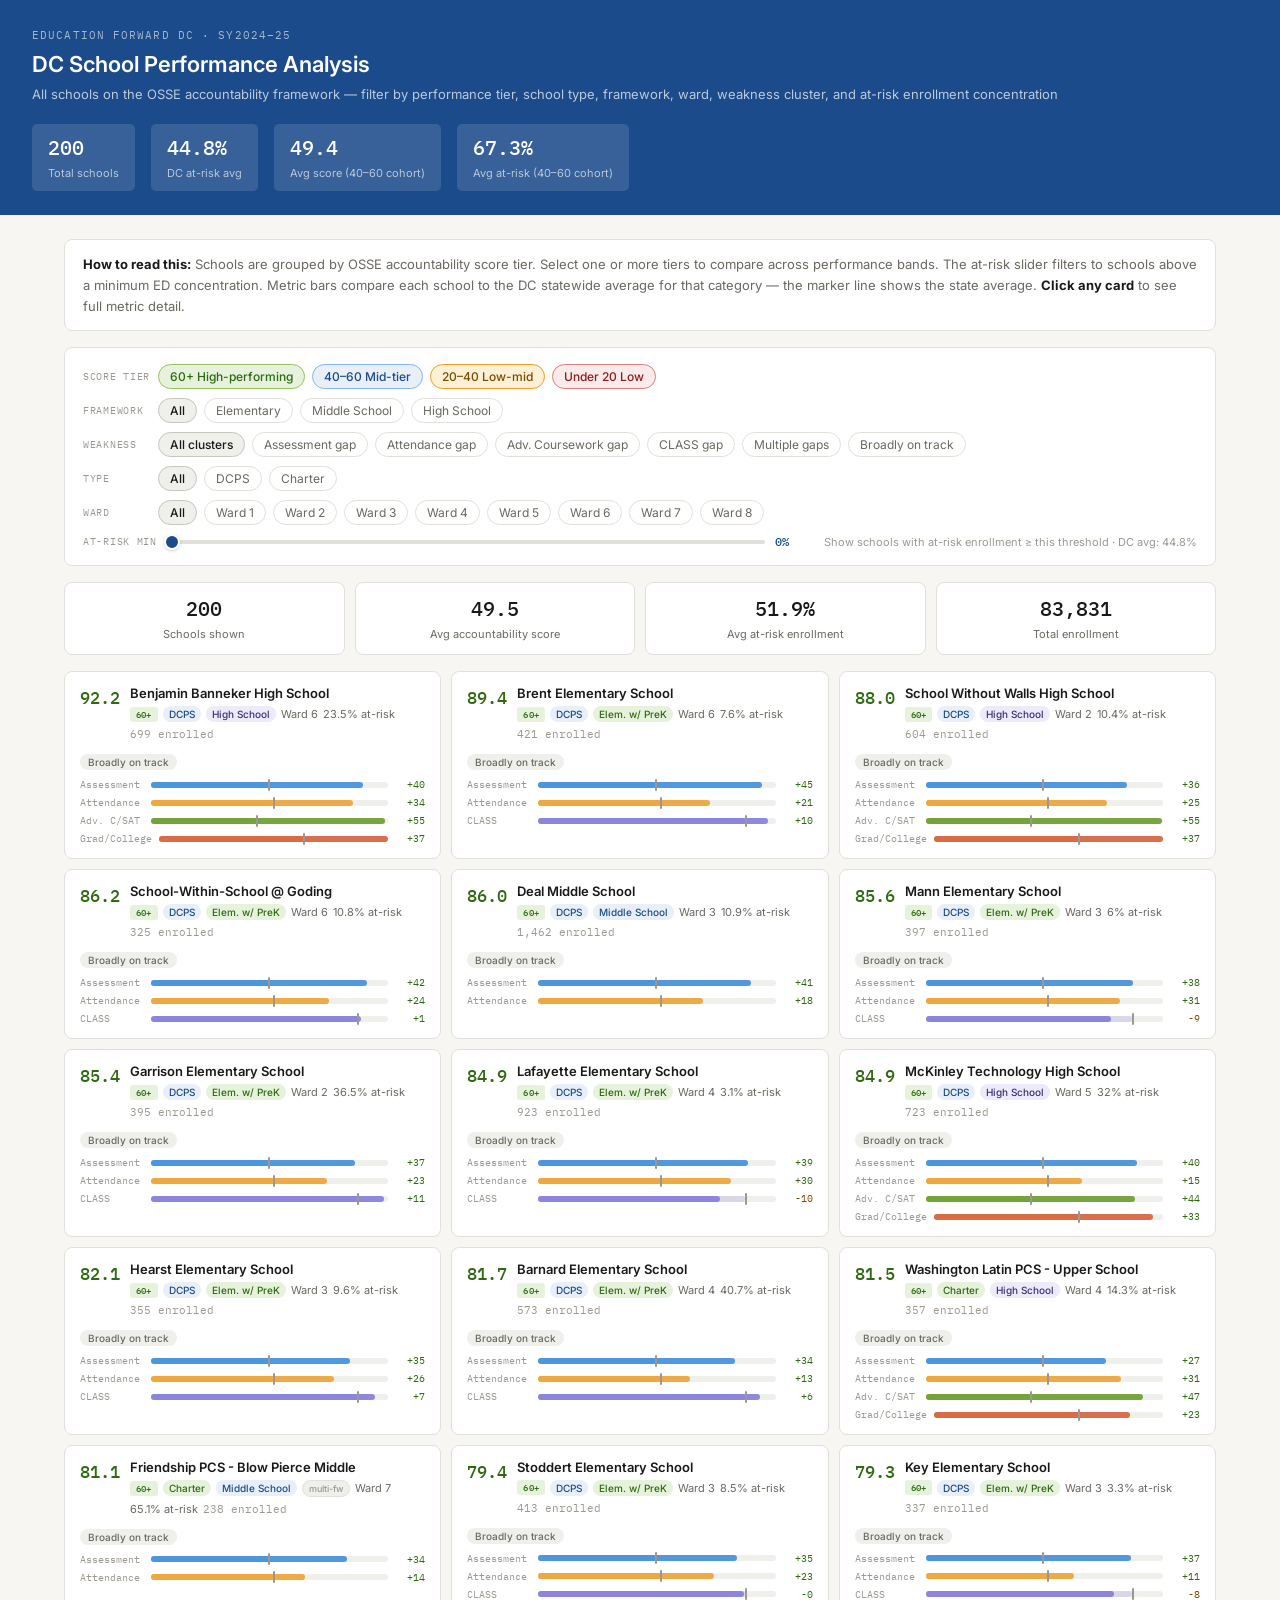
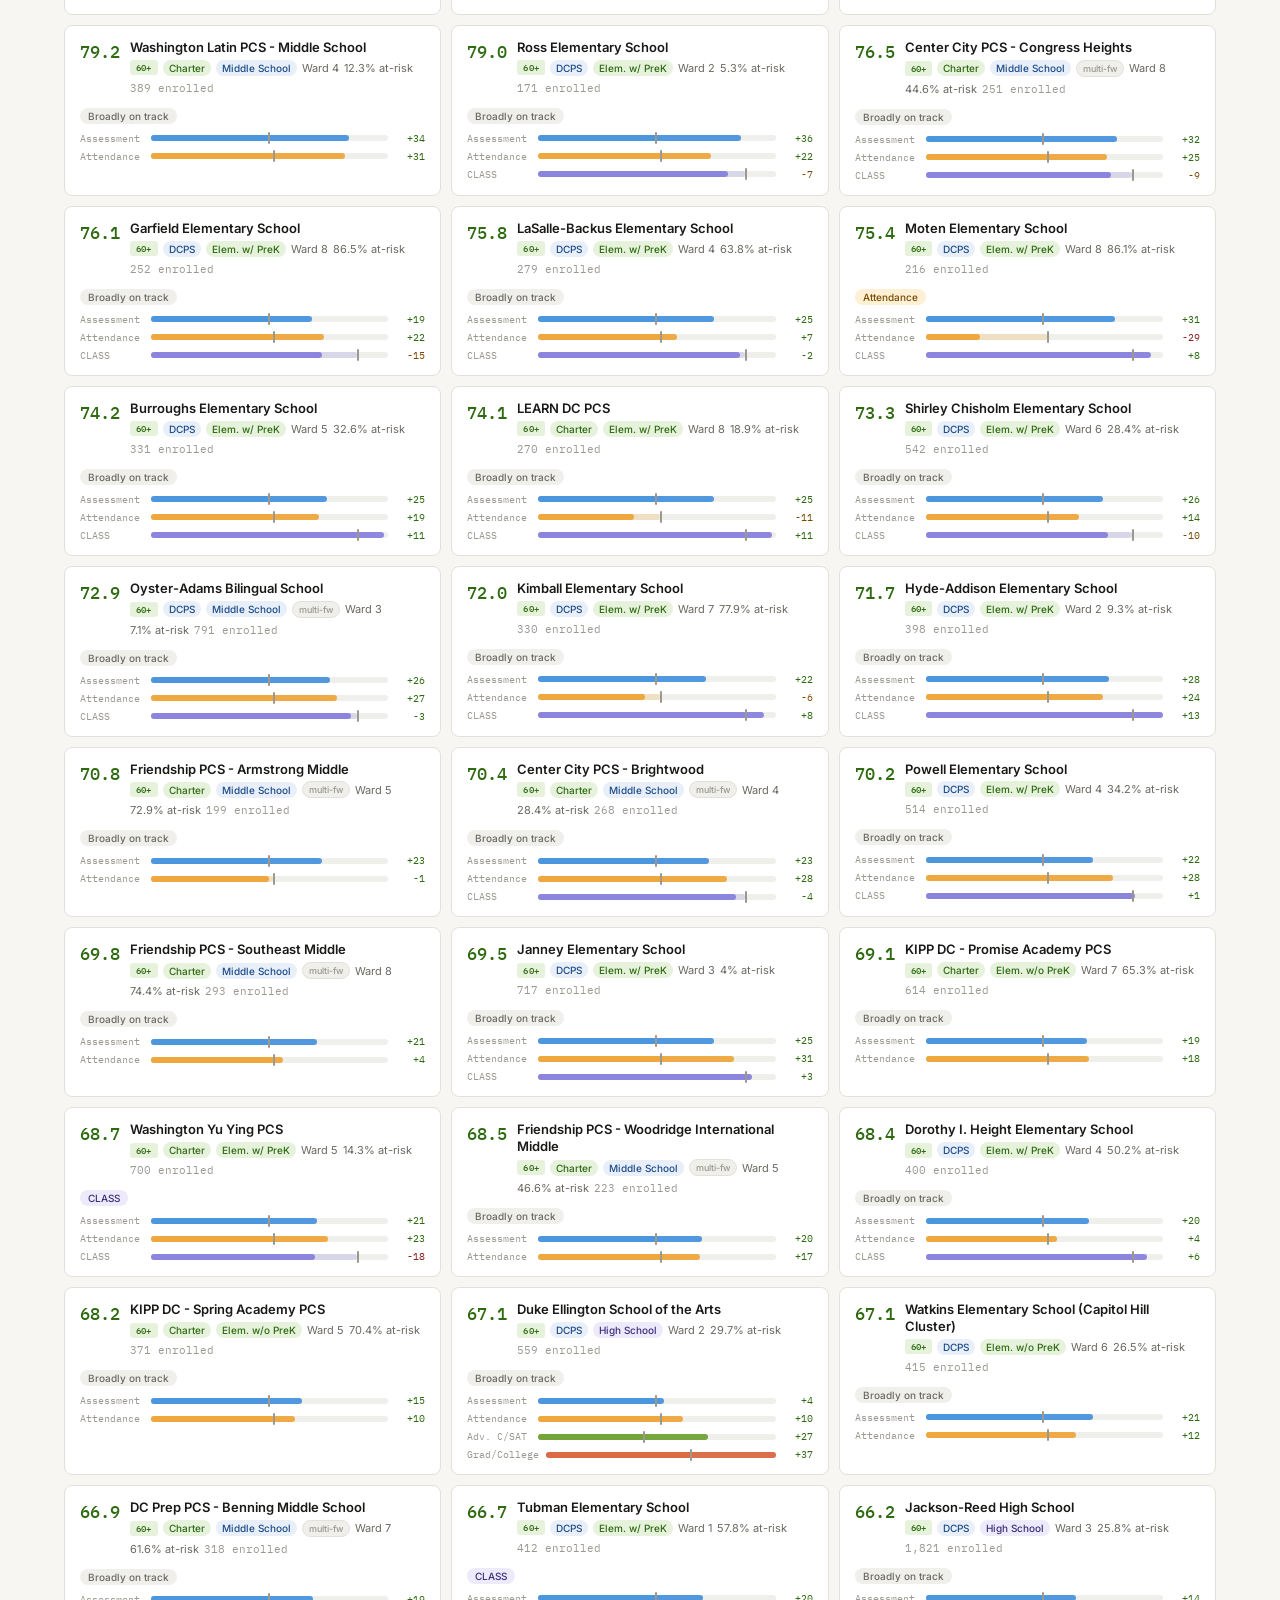
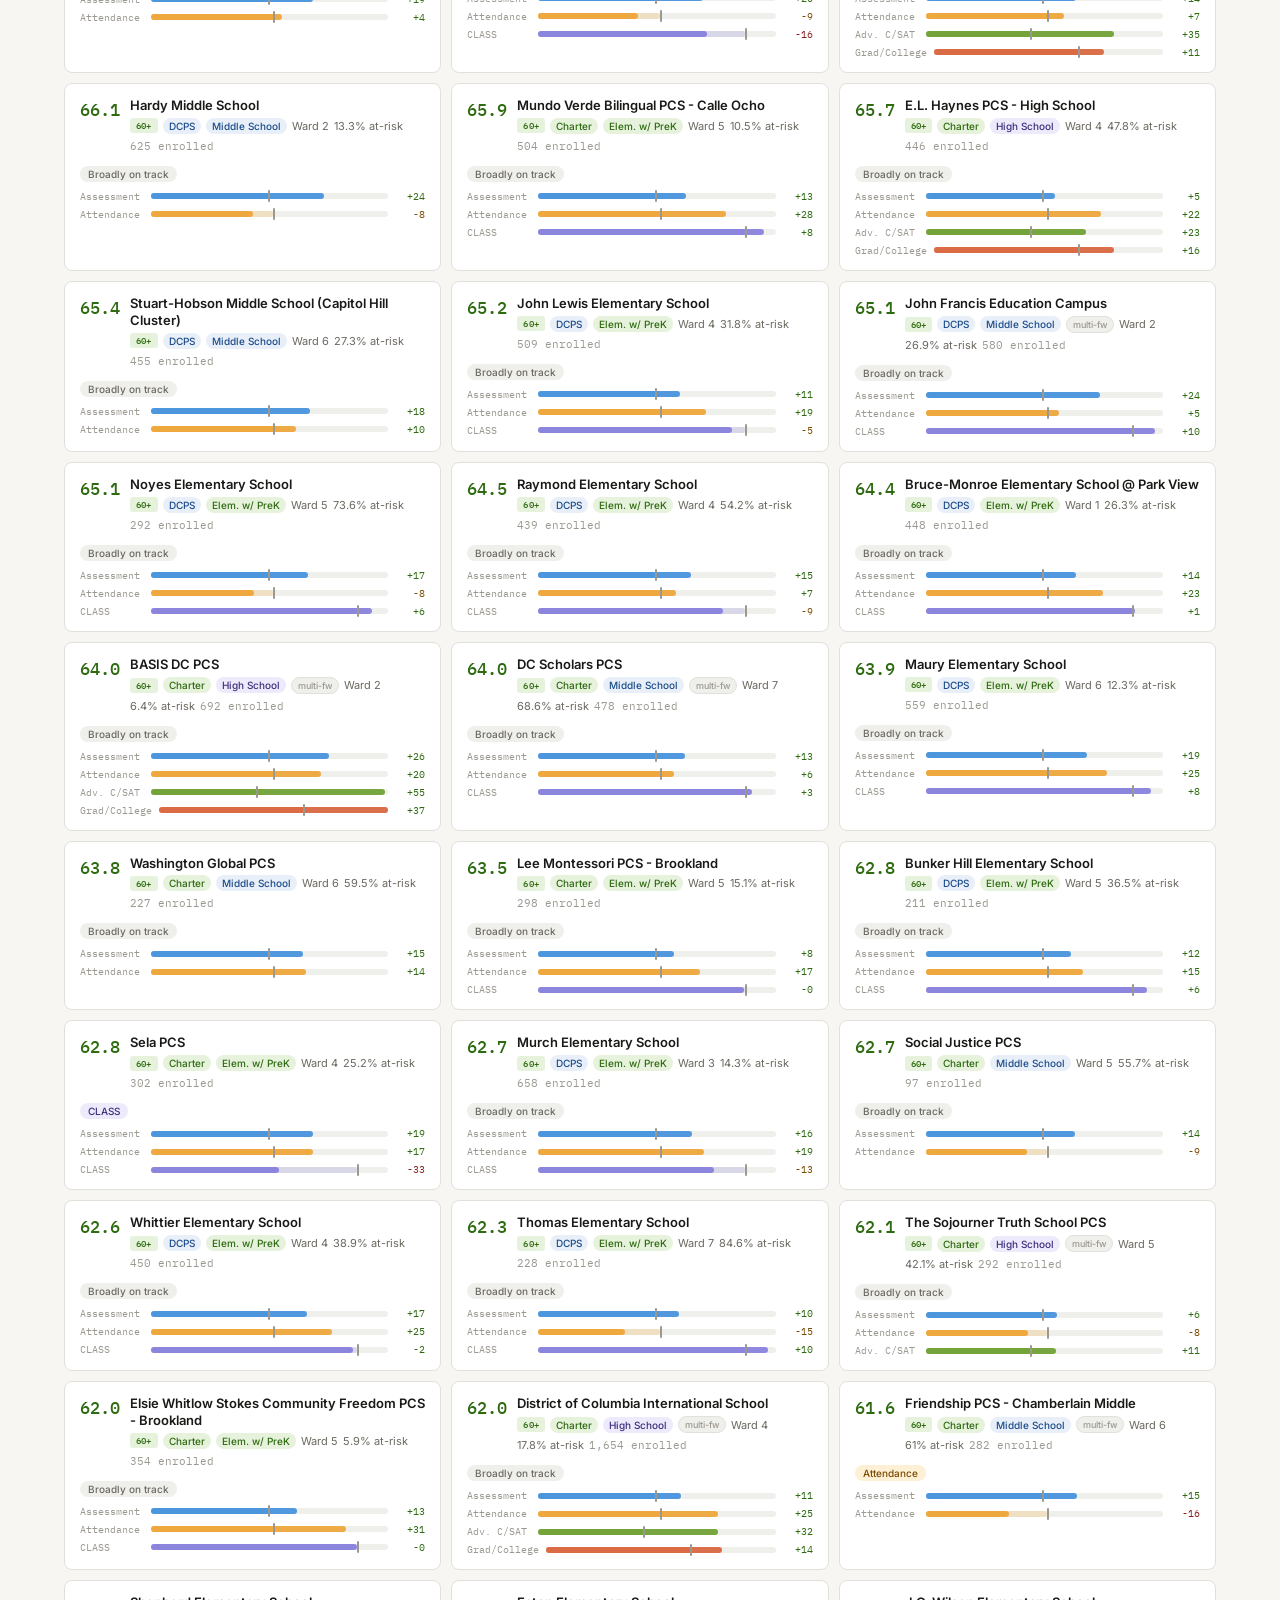
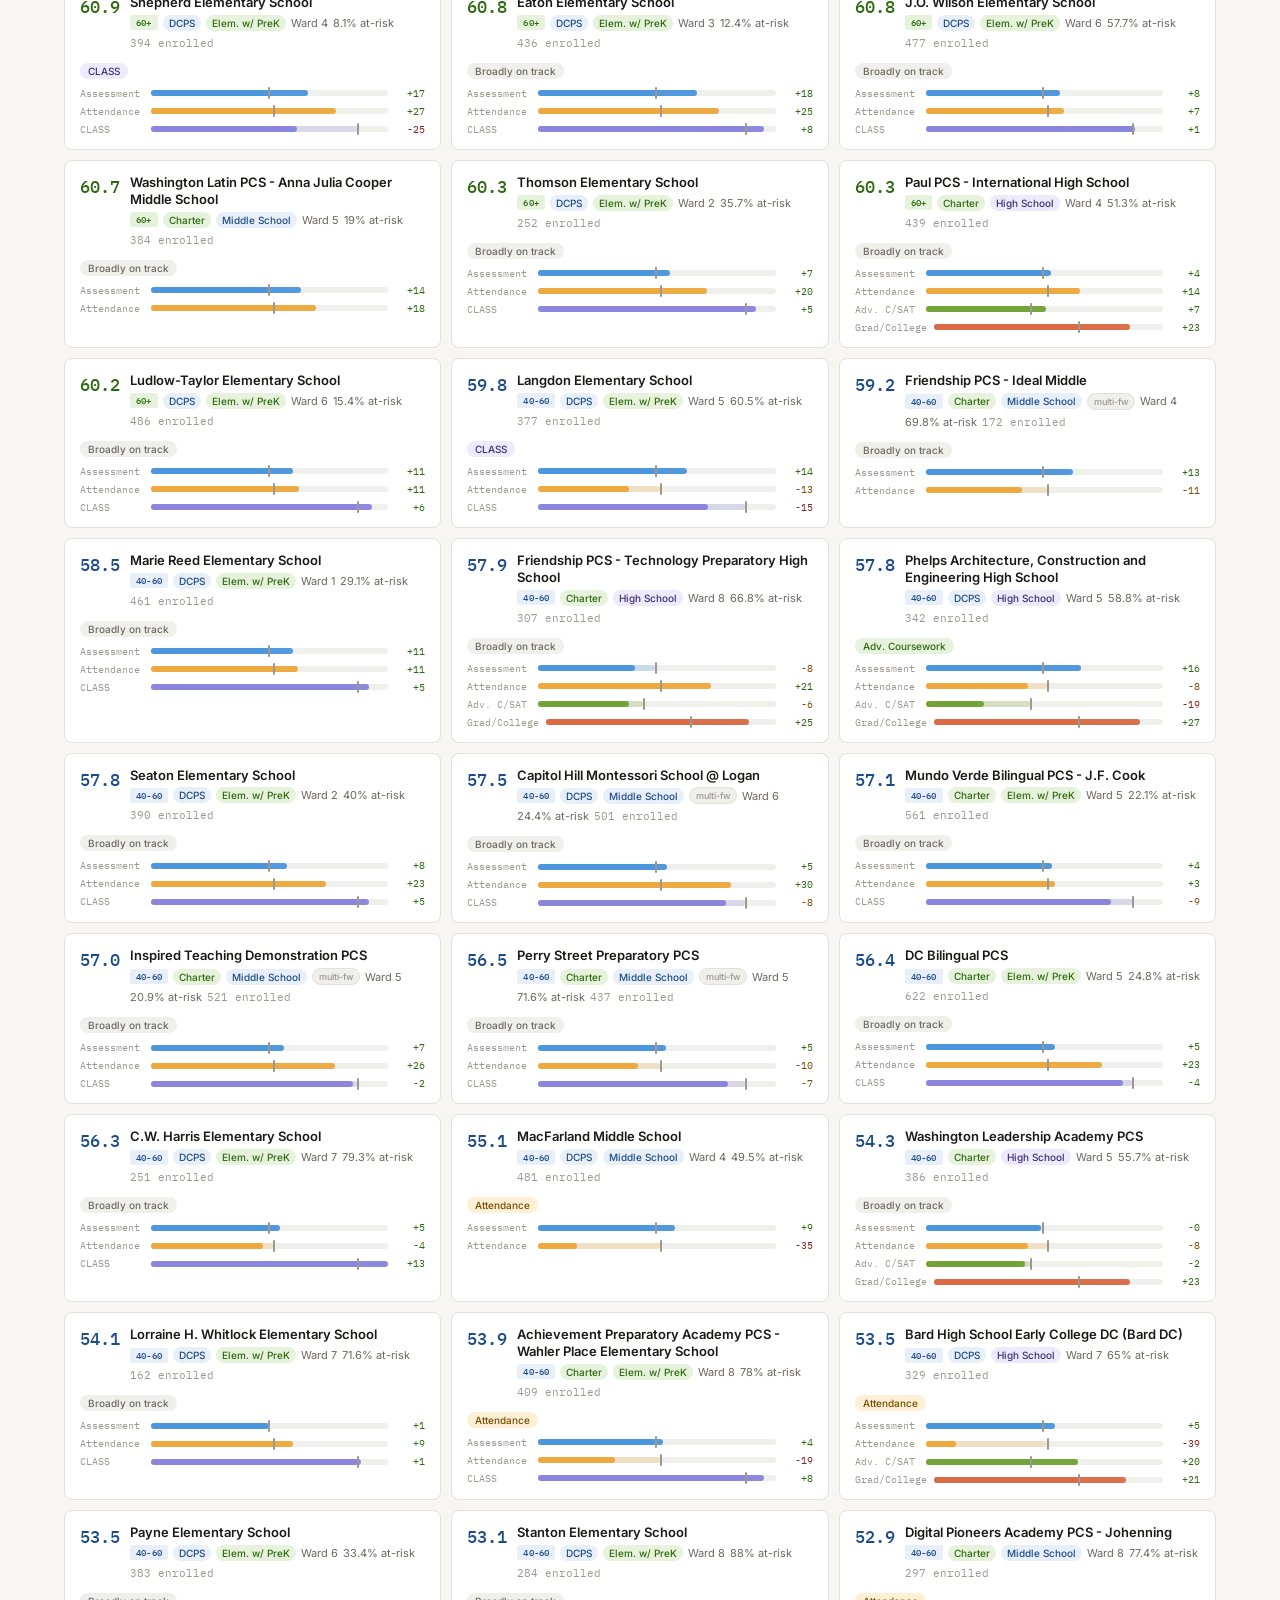
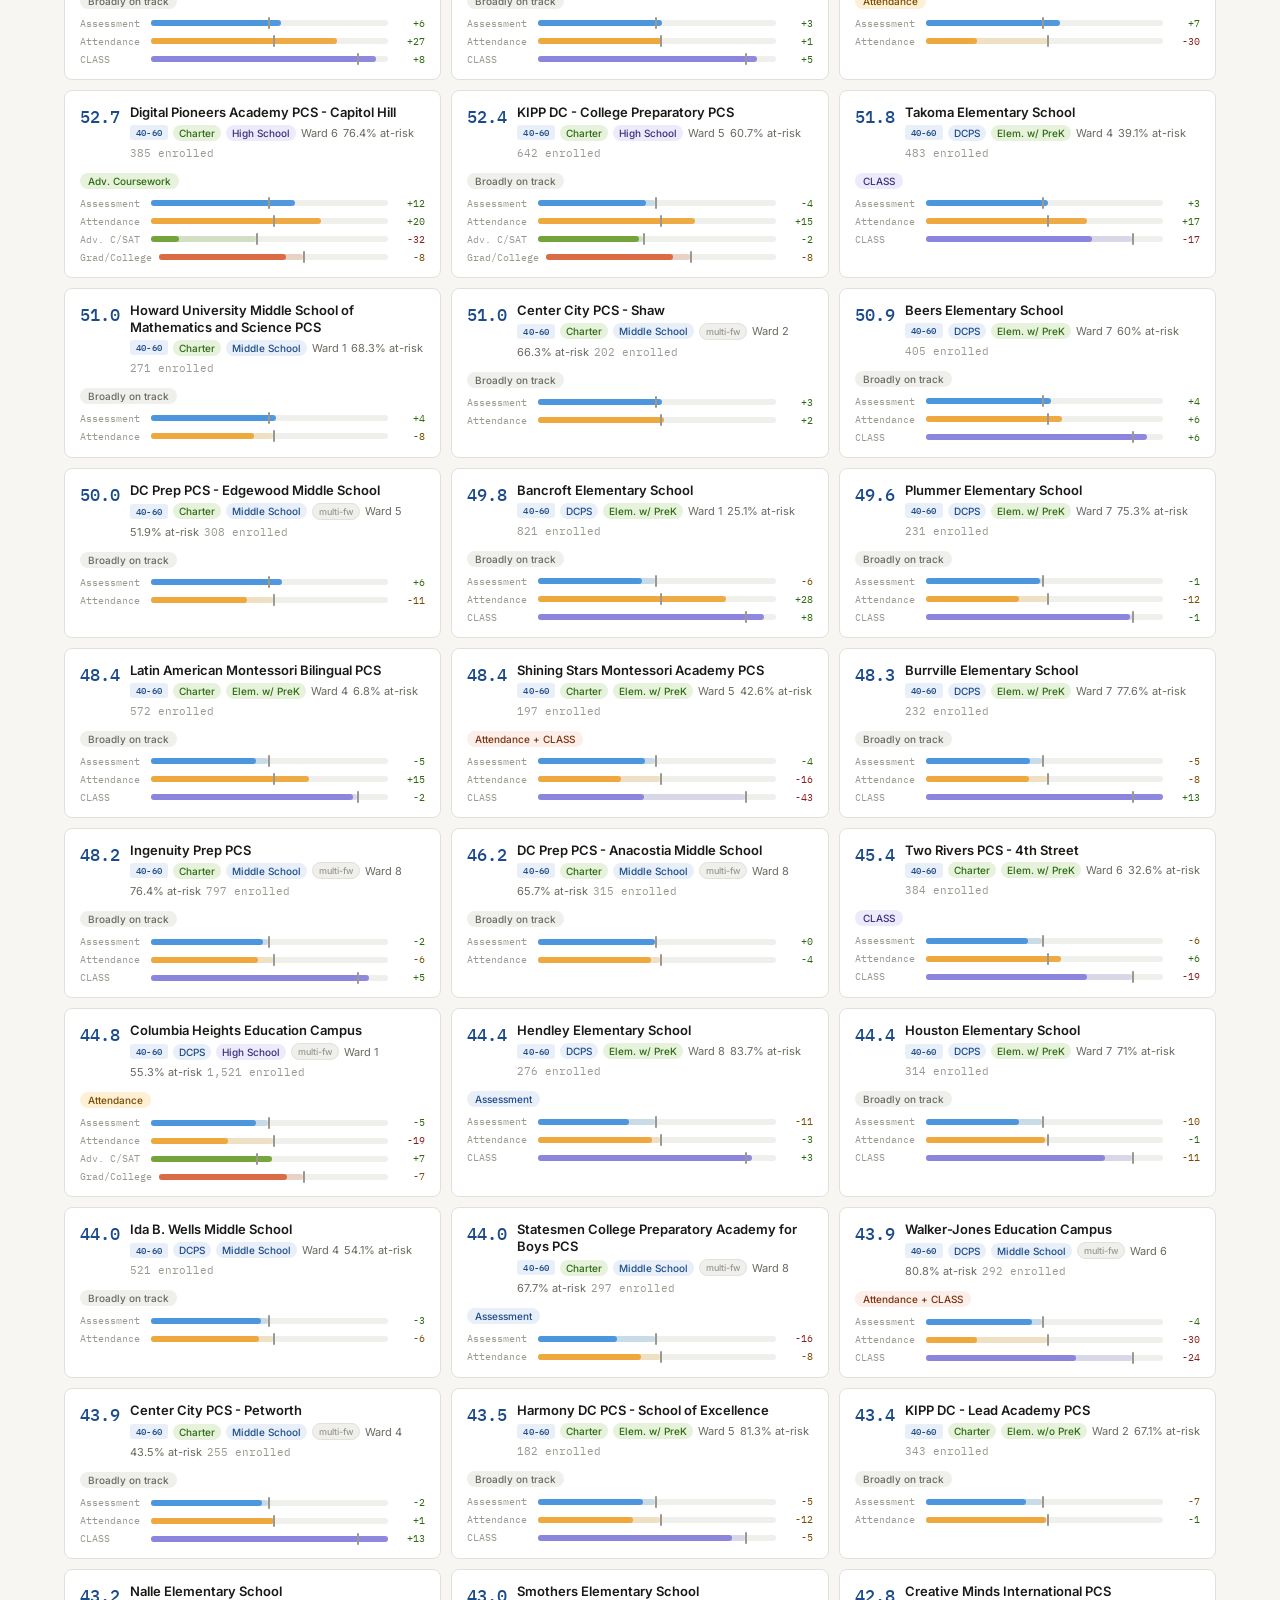
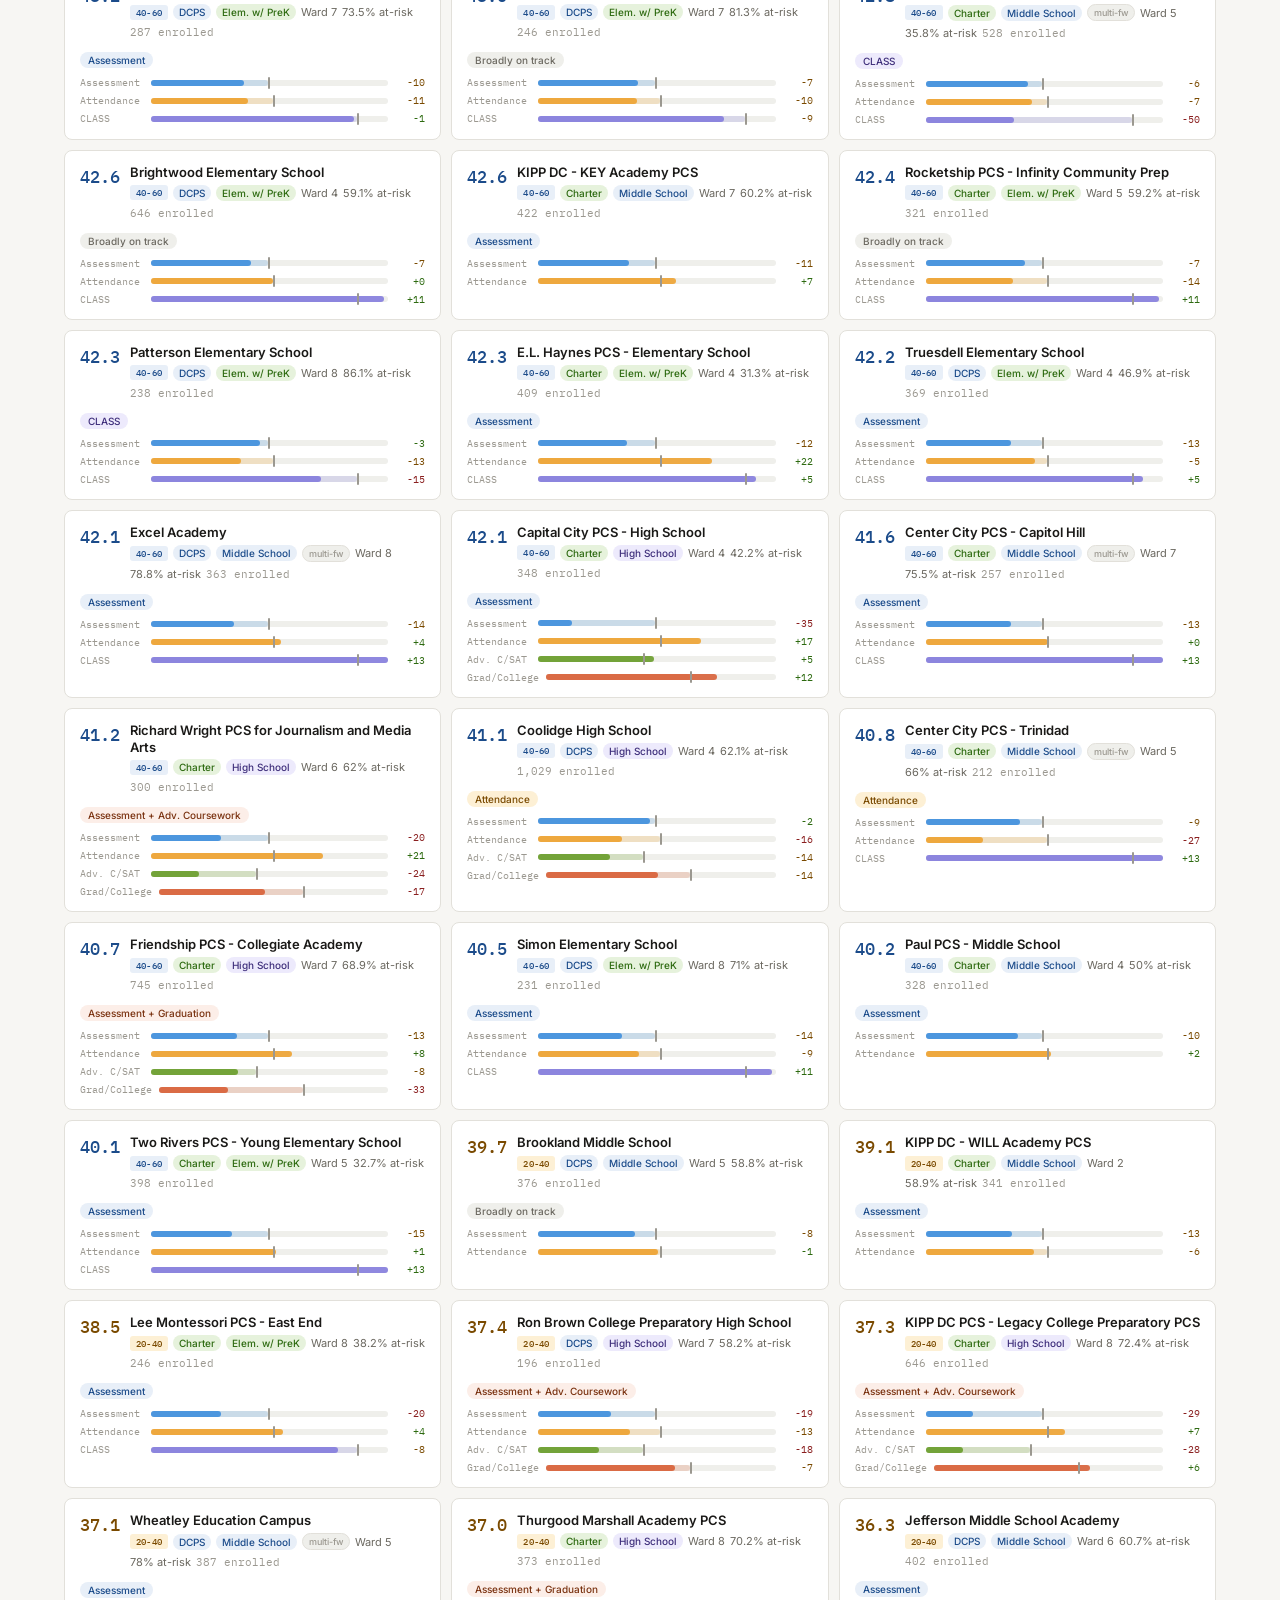
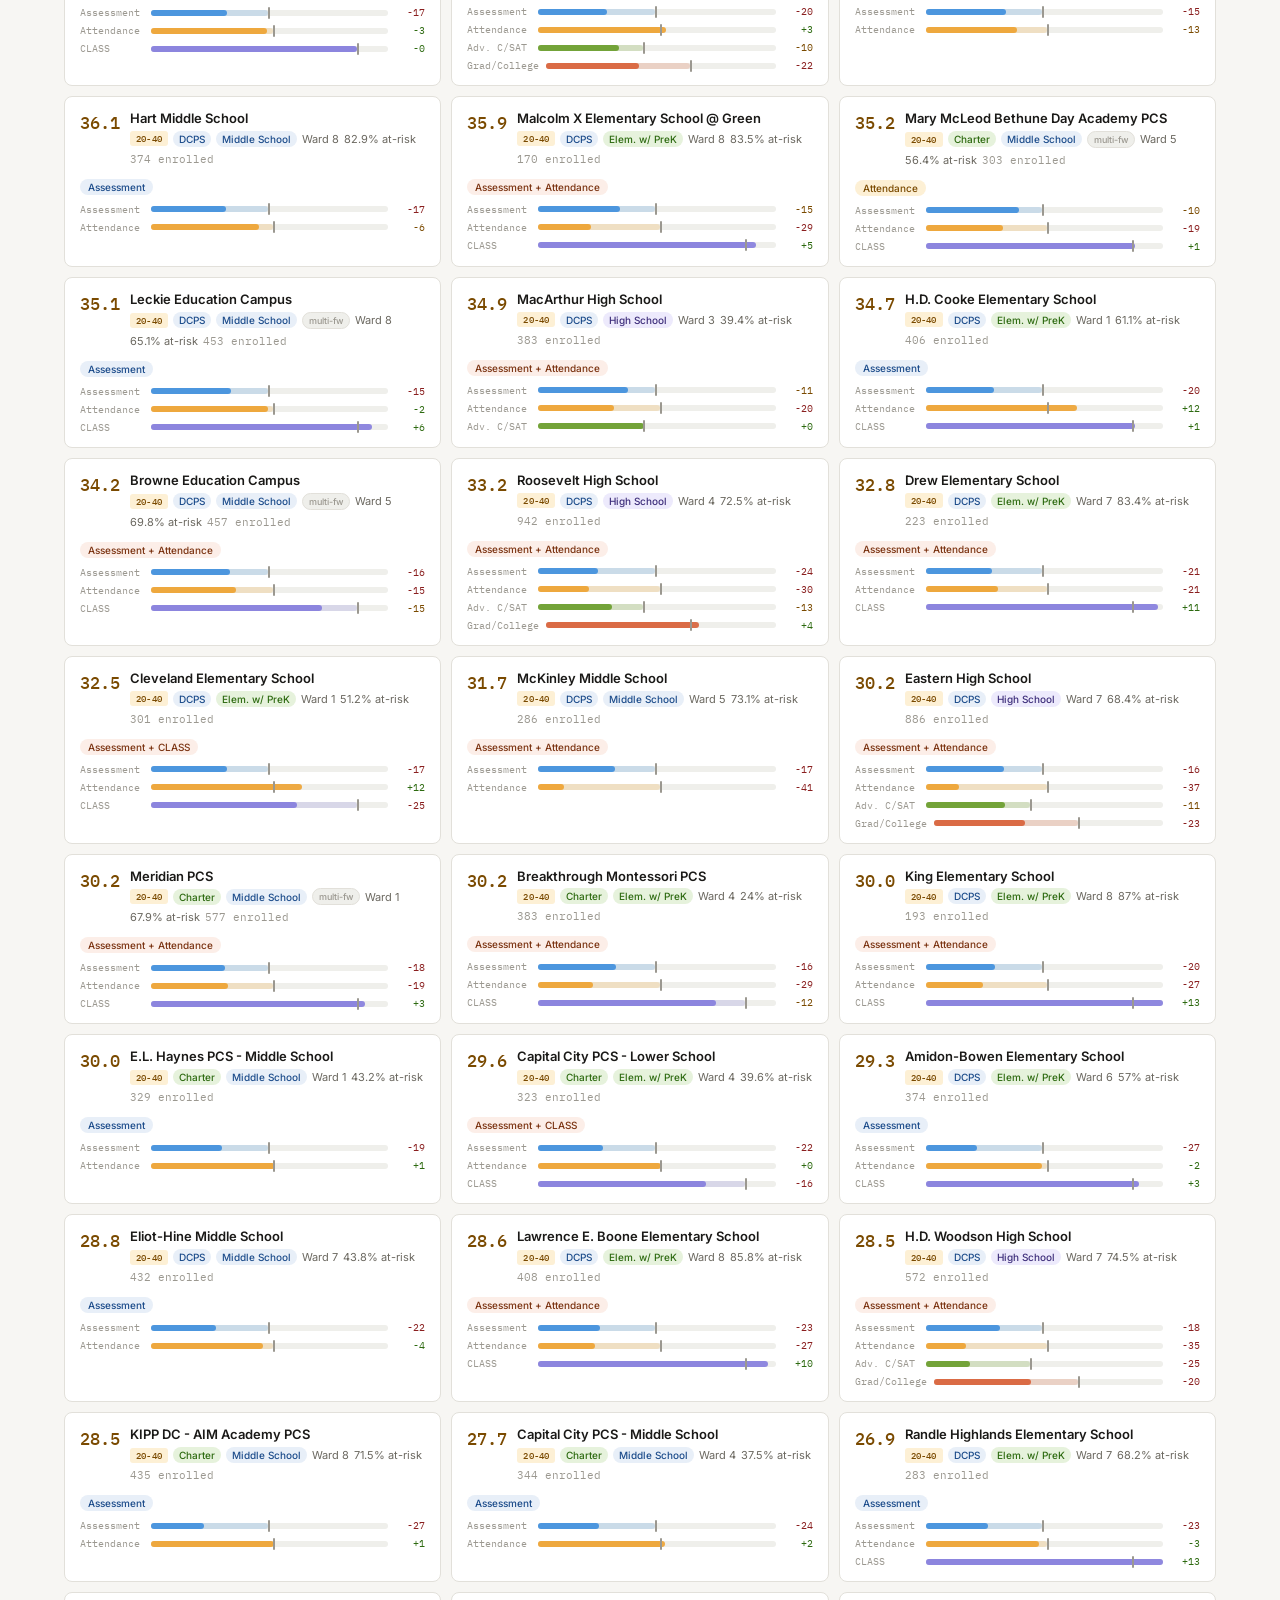
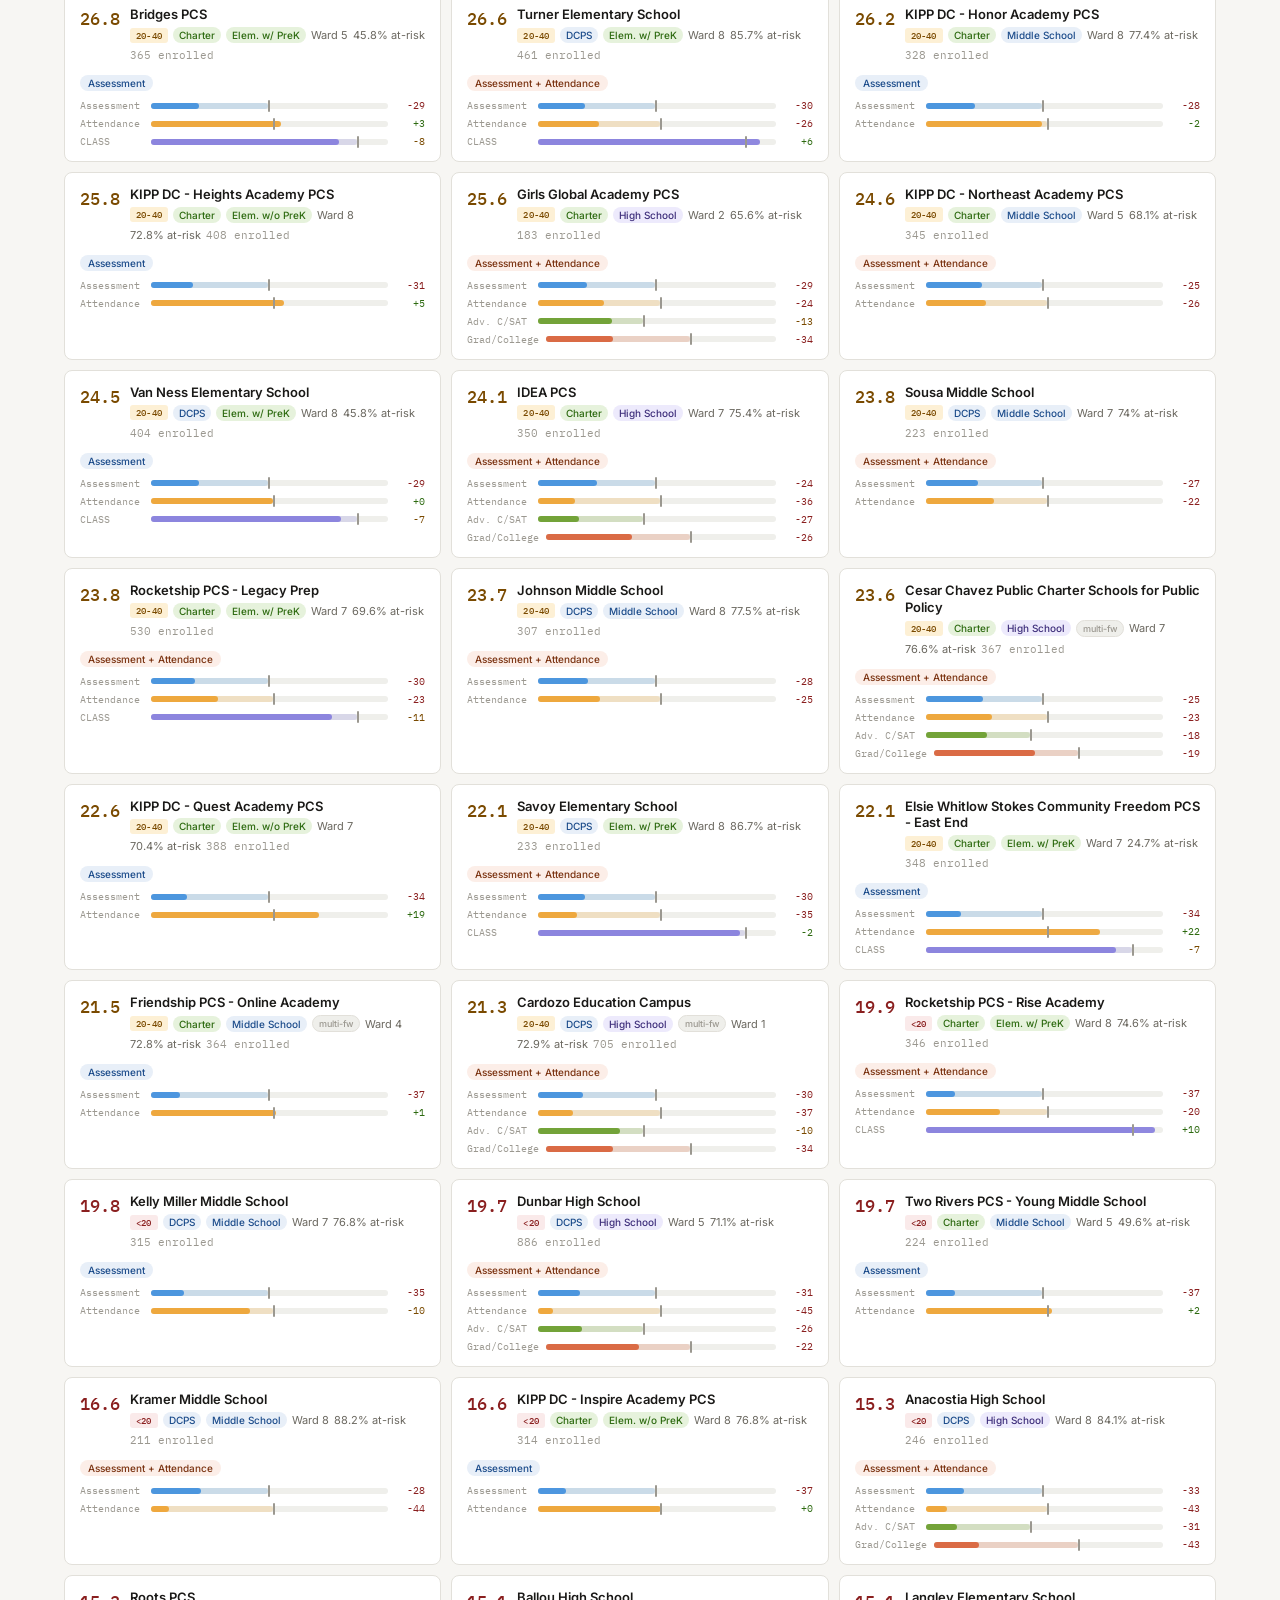
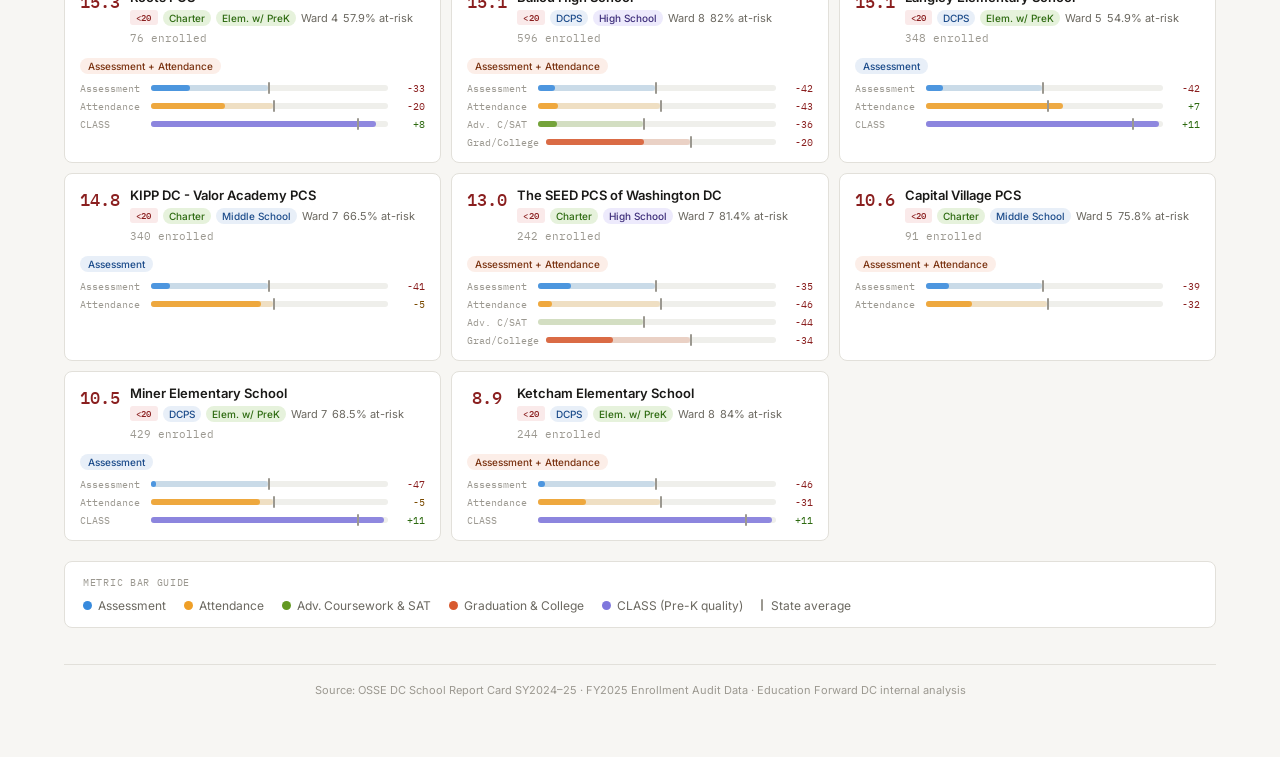
<file: EFDC_School_Clusters_2025v2.html>
<!DOCTYPE html>
<html lang="en">
<head>
<meta charset="UTF-8">
<meta name="viewport" content="width=device-width, initial-scale=1.0">
<title>Education Forward DC — School Analysis 2025</title>
<style>
  @import url('https://fonts.googleapis.com/css2?family=Inter:wght@400;500;600&family=IBM+Plex+Mono:wght@400;500&display=swap');
  :root {
    --bg:#F7F6F3;--bg-card:#FFFFFF;--bg-secondary:#EFEFEB;--border:#E2E0DA;--border-strong:#C8C5BC;
    --text-primary:#1A1917;--text-secondary:#6B6860;--text-tertiary:#9B9890;
    --accent:#1B4B8A;--accent-light:#E8EFF8;
    --green:#2D6A10;--green-light:#E6F2DC;
    --amber:#7A4A00;--amber-light:#FDF0D5;
    --purple:#3D2D7A;--purple-light:#EDEAFC;
    --red:#8A1F1F;--red-light:#FAEAEA;
    --orange:#7A3210;--orange-light:#FCEEE8;
    --radius:8px;--radius-sm:5px;
  }
  *{box-sizing:border-box;margin:0;padding:0}
  body{font-family:'Inter',system-ui,sans-serif;background:var(--bg);color:var(--text-primary);min-height:100vh}

  .header{background:var(--accent);padding:28px 32px 24px;color:white}
  .header-eyebrow{font-family:'IBM Plex Mono',monospace;font-size:11px;letter-spacing:.1em;text-transform:uppercase;color:rgba(255,255,255,.6);margin-bottom:8px}
  .header-title{font-size:22px;font-weight:600;line-height:1.3;margin-bottom:6px}
  .header-sub{font-size:13px;color:rgba(255,255,255,.7);line-height:1.5}
  .header-meta{display:flex;gap:16px;margin-top:20px;flex-wrap:wrap}
  .header-stat{background:rgba(255,255,255,.12);border-radius:var(--radius-sm);padding:10px 16px}
  .header-stat-num{font-family:'IBM Plex Mono',monospace;font-size:20px;font-weight:500;color:white;display:block}
  .header-stat-lbl{font-size:11px;color:rgba(255,255,255,.65)}

  .main{max-width:1200px;margin:0 auto;padding:24px 24px 60px}

  .context-bar{background:var(--bg-card);border:1px solid var(--border);border-radius:var(--radius);padding:14px 18px;margin-bottom:16px;font-size:13px;color:var(--text-secondary);line-height:1.6}
  .context-bar strong{color:var(--text-primary)}

  .filters-block{background:var(--bg-card);border:1px solid var(--border);border-radius:var(--radius);padding:16px 18px;margin-bottom:16px}
  .filter-row{display:flex;gap:7px;align-items:center;flex-wrap:wrap}
  .filter-row+.filter-row{margin-top:9px}
  .filter-label{font-family:'IBM Plex Mono',monospace;font-size:10px;letter-spacing:.07em;text-transform:uppercase;color:var(--text-tertiary);min-width:68px;flex-shrink:0}

  .pill{font-size:12px;padding:4px 11px;border-radius:20px;border:1px solid var(--border);background:transparent;color:var(--text-secondary);cursor:pointer;transition:all .12s;font-family:inherit}
  .pill:hover{border-color:var(--border-strong);color:var(--text-primary)}
  .pill.active{font-weight:500}

  /* Tier pills — multi-select, accent by tier */
  .pill.tier-u20.active{background:#FAEAEA;color:#8A1F1F;border-color:#D98080}
  .pill.tier-2040.active{background:#FDF0D5;color:#7A4A00;border-color:#EF9F27}
  .pill.tier-4060.active{background:#E8EFF8;color:#1B4B8A;border-color:#85B7EB}
  .pill.tier-60p.active{background:#E6F2DC;color:#2D6A10;border-color:#97C459}

  .pill.fw-all.active,.pill.cl-all.active,.pill.ty-all.active,.pill.wd-all.active{background:var(--bg-secondary);color:var(--text-primary);border-color:var(--border-strong)}
  .pill.fw-elem.active{background:var(--green-light);color:var(--green);border-color:#97C459}
  .pill.fw-middle.active{background:var(--accent-light);color:var(--accent);border-color:#85B7EB}
  .pill.fw-high.active{background:var(--purple-light);color:var(--purple);border-color:#AFA9EC}
  .pill.cl-assessment.active{background:var(--accent-light);color:var(--accent);border-color:#85B7EB}
  .pill.cl-attendance.active{background:var(--amber-light);color:var(--amber);border-color:#EF9F27}
  .pill.cl-adv.active{background:var(--green-light);color:var(--green);border-color:#97C459}
  .pill.cl-class.active{background:var(--purple-light);color:var(--purple);border-color:#AFA9EC}
  .pill.cl-multi.active{background:var(--orange-light);color:var(--orange);border-color:#F0997B}
  .pill.cl-broad.active{background:var(--bg-secondary);color:var(--text-secondary);border-color:var(--border-strong)}
  .pill.ty-dcps.active{background:var(--accent-light);color:var(--accent);border-color:#85B7EB}
  .pill.ty-charter.active{background:var(--green-light);color:var(--green);border-color:#97C459}
  .pill.wd-ward.active{background:var(--bg-secondary);color:var(--text-primary);border-color:var(--border-strong);font-weight:500}

  /* SLIDER */
  .slider-row{display:flex;gap:12px;align-items:center;flex-wrap:wrap}
  .slider-wrap{display:flex;align-items:center;gap:10px;flex:1;min-width:200px}
  input[type=range]{-webkit-appearance:none;appearance:none;flex:1;height:4px;border-radius:2px;background:var(--border);outline:none;cursor:pointer}
  input[type=range]::-webkit-slider-thumb{-webkit-appearance:none;width:16px;height:16px;border-radius:50%;background:var(--accent);cursor:pointer;border:2px solid white;box-shadow:0 1px 3px rgba(0,0,0,.2)}
  input[type=range]::-moz-range-thumb{width:16px;height:16px;border-radius:50%;background:var(--accent);cursor:pointer;border:2px solid white;box-shadow:0 1px 3px rgba(0,0,0,.2)}
  .slider-val{font-family:'IBM Plex Mono',monospace;font-size:12px;color:var(--accent);font-weight:500;min-width:42px}
  .slider-note{font-size:11px;color:var(--text-tertiary)}

  .summary-strip{display:grid;grid-template-columns:repeat(4,1fr);gap:10px;margin-bottom:16px}
  .sum-cell{background:var(--bg-card);border:1px solid var(--border);border-radius:var(--radius);padding:12px 16px;text-align:center}
  .sum-num{font-family:'IBM Plex Mono',monospace;font-size:20px;font-weight:500;display:block;color:var(--text-primary)}
  .sum-lbl{font-size:11px;color:var(--text-secondary)}

  .grid{display:grid;grid-template-columns:repeat(auto-fill,minmax(310px,1fr));gap:10px}

  .card{background:var(--bg-card);border:1px solid var(--border);border-radius:var(--radius);padding:13px 15px;cursor:pointer;transition:border-color .12s,box-shadow .12s}
  .card:hover{border-color:var(--border-strong);box-shadow:0 2px 8px rgba(0,0,0,.06)}
  .card.expanded{border-color:var(--accent)}

  .card-top{display:flex;align-items:flex-start;gap:10px;margin-bottom:9px}
  .score-badge{font-family:'IBM Plex Mono',monospace;font-size:17px;font-weight:500;min-width:40px;text-align:center;padding-top:2px}
  .score-u20{color:#8A1F1F}.score-2040{color:#7A4A00}.score-4060{color:#1B4B8A}.score-60p{color:#2D6A10}
  .card-name{font-size:13px;font-weight:600;line-height:1.3;margin-bottom:4px}
  .card-sub{display:flex;gap:5px;flex-wrap:wrap;align-items:center;font-size:11px;color:var(--text-secondary)}
  .card-enroll{font-family:'IBM Plex Mono',monospace;font-size:11px;color:var(--text-tertiary)}

  .tag{display:inline-block;font-size:10px;font-weight:500;padding:2px 6px;border-radius:20px}
  .tag-dcps{background:var(--accent-light);color:var(--accent)}
  .tag-charter{background:var(--green-light);color:var(--green)}
  .tag-elem{background:var(--green-light);color:var(--green)}
  .tag-middle{background:var(--accent-light);color:var(--accent)}
  .tag-high{background:var(--purple-light);color:var(--purple)}
  .tag-multi{background:var(--bg-secondary);color:var(--text-tertiary);border:1px solid var(--border);font-size:9px}

  .tier-badge{display:inline-block;font-family:'IBM Plex Mono',monospace;font-size:9px;font-weight:500;padding:2px 6px;border-radius:3px;letter-spacing:.02em}
  .tb-u20{background:#FAEAEA;color:#8A1F1F}.tb-2040{background:#FDF0D5;color:#7A4A00}
  .tb-4060{background:#E8EFF8;color:#1B4B8A}.tb-60p{background:#E6F2DC;color:#2D6A10}

  .cluster-tag{display:inline-block;font-size:10px;font-weight:500;padding:2px 8px;border-radius:20px;margin-bottom:8px}
  .ct-broad{background:var(--bg-secondary);color:var(--text-secondary)}
  .ct-assessment{background:var(--accent-light);color:var(--accent)}
  .ct-attendance{background:var(--amber-light);color:var(--amber)}
  .ct-class{background:var(--purple-light);color:var(--purple)}
  .ct-adv{background:var(--green-light);color:var(--green)}
  .ct-multi{background:var(--orange-light);color:var(--orange)}

  .cat-bars{display:flex;flex-direction:column;gap:5px}
  .cat-row{display:flex;align-items:center;gap:7px}
  .cat-label{font-size:10px;color:var(--text-tertiary);min-width:64px;white-space:nowrap;font-family:'IBM Plex Mono',monospace}
  .bar-container{flex:1;height:6px;background:var(--bg-secondary);border-radius:3px;position:relative}
  .bar-state{position:absolute;top:0;left:0;height:100%;border-radius:3px;opacity:.2}
  .bar-school{position:absolute;top:0;left:0;height:100%;border-radius:3px;opacity:.85}
  .bar-marker{position:absolute;top:-3px;width:2px;height:12px;background:var(--text-tertiary);border-radius:1px}
  .gap-label{font-family:'IBM Plex Mono',monospace;font-size:10px;min-width:30px;text-align:right}
  .gap-pos{color:var(--green)}.gap-mild{color:var(--amber)}.gap-strong{color:var(--red)}

  .detail{display:none;margin-top:11px;padding-top:11px;border-top:1px solid var(--border)}
  .card.expanded .detail{display:block}
  .detail-note{font-size:11px;color:var(--text-tertiary);margin-bottom:7px;line-height:1.5}
  .detail-row{display:flex;justify-content:space-between;padding:4px 0;border-bottom:1px solid var(--border);font-size:12px;gap:8px}
  .detail-row:last-child{border-bottom:none}
  .detail-cat{color:var(--text-secondary)}
  .detail-vals{display:flex;gap:7px;align-items:center;font-family:'IBM Plex Mono',monospace;font-size:11px}
  .detail-state{color:var(--text-tertiary)}

  .no-results{grid-column:1/-1;text-align:center;padding:3rem;color:var(--text-tertiary);font-size:14px}

  .legend{background:var(--bg-card);border:1px solid var(--border);border-radius:var(--radius);padding:14px 18px;margin-top:20px;font-size:12px}
  .legend-title{font-family:'IBM Plex Mono',monospace;font-size:10px;letter-spacing:.07em;text-transform:uppercase;color:var(--text-tertiary);margin-bottom:9px}
  .legend-items{display:flex;gap:18px;flex-wrap:wrap}
  .legend-item{display:flex;align-items:center;gap:6px;color:var(--text-secondary)}
  .legend-dot{width:9px;height:9px;border-radius:50%;flex-shrink:0}

  .footer{text-align:center;font-size:11px;color:var(--text-tertiary);margin-top:36px;padding-top:18px;border-top:1px solid var(--border)}

  @media(max-width:600px){
    .header{padding:20px 16px}
    .main{padding:14px 12px 40px}
    .summary-strip{grid-template-columns:repeat(2,1fr)}
    .grid{grid-template-columns:1fr}
    .header-meta{gap:8px}
  }
</style>
</head>
<body>

<div class="header">
  <div class="header-eyebrow">Education Forward DC · SY2024–25</div>
  <div class="header-title">DC School Performance Analysis</div>
  <div class="header-sub">All schools on the OSSE accountability framework — filter by performance tier, school type, framework, ward, weakness cluster, and at-risk enrollment concentration</div>
  <div class="header-meta">
    <div class="header-stat"><span class="header-stat-num">200</span><span class="header-stat-lbl">Total schools</span></div>
    <div class="header-stat"><span class="header-stat-num">44.8%</span><span class="header-stat-lbl">DC at-risk avg</span></div>
    <div class="header-stat"><span class="header-stat-num">49.4</span><span class="header-stat-lbl">Avg score (40–60 cohort)</span></div>
    <div class="header-stat"><span class="header-stat-num">67.3%</span><span class="header-stat-lbl">Avg at-risk (40–60 cohort)</span></div>
  </div>
</div>

<div class="main">
  <div class="context-bar">
    <strong>How to read this:</strong> Schools are grouped by OSSE accountability score tier. Select one or more tiers to compare across performance bands. The at-risk slider filters to schools above a minimum ED concentration. Metric bars compare each school to the DC statewide average for that category — the marker line shows the state average. <strong>Click any card</strong> to see full metric detail.
  </div>

  <div class="filters-block">
    <div class="filter-row">
      <span class="filter-label">Score tier</span>
      <button class="pill tier-60p active" data-tier="60+">60+ High-performing</button>
      <button class="pill tier-4060 active" data-tier="40-60">40–60 Mid-tier</button>
      <button class="pill tier-2040 active" data-tier="20-40">20–40 Low-mid</button>
      <button class="pill tier-u20 active" data-tier="<20">Under 20 Low</button>
    </div>
    <div class="filter-row">
      <span class="filter-label">Framework</span>
      <button class="pill fw-all active" data-fw="all">All</button>
      <button class="pill fw-elem" data-fw="elem">Elementary</button>
      <button class="pill fw-middle" data-fw="middle">Middle School</button>
      <button class="pill fw-high" data-fw="high">High School</button>
    </div>
    <div class="filter-row">
      <span class="filter-label">Weakness</span>
      <button class="pill cl-all active" data-cl="all">All clusters</button>
      <button class="pill cl-assessment" data-cl="assessment">Assessment gap</button>
      <button class="pill cl-attendance" data-cl="attendance">Attendance gap</button>
      <button class="pill cl-adv" data-cl="adv">Adv. Coursework gap</button>
      <button class="pill cl-class" data-cl="class">CLASS gap</button>
      <button class="pill cl-multi" data-cl="multi">Multiple gaps</button>
      <button class="pill cl-broad" data-cl="broad">Broadly on track</button>
    </div>
    <div class="filter-row">
      <span class="filter-label">Type</span>
      <button class="pill ty-all active" data-ty="all">All</button>
      <button class="pill ty-dcps" data-ty="DCPS">DCPS</button>
      <button class="pill ty-charter" data-ty="Charter">Charter</button>
    </div>
    <div class="filter-row">
      <span class="filter-label">Ward</span>
      <button class="pill wd-all active" data-wd="all">All</button>
      <button class="pill wd-ward" data-wd="1">Ward 1</button>
      <button class="pill wd-ward" data-wd="2">Ward 2</button>
      <button class="pill wd-ward" data-wd="3">Ward 3</button>
      <button class="pill wd-ward" data-wd="4">Ward 4</button>
      <button class="pill wd-ward" data-wd="5">Ward 5</button>
      <button class="pill wd-ward" data-wd="6">Ward 6</button>
      <button class="pill wd-ward" data-wd="7">Ward 7</button>
      <button class="pill wd-ward" data-wd="8">Ward 8</button>
    </div>
    <div class="filter-row">
      <span class="filter-label">At-risk min</span>
      <div class="slider-wrap">
        <input type="range" id="ed-slider" min="0" max="90" step="5" value="0">
        <span class="slider-val" id="ed-val">0%</span>
      </div>
      <span class="slider-note">Show schools with at-risk enrollment ≥ this threshold · DC avg: 44.8%</span>
    </div>
  </div>

  <div class="summary-strip" id="summary-strip"></div>
  <div class="grid" id="school-grid"></div>

  <div class="legend">
    <div class="legend-title">Metric bar guide</div>
    <div class="legend-items">
      <div class="legend-item"><div class="legend-dot" style="background:#378ADD"></div>Assessment</div>
      <div class="legend-item"><div class="legend-dot" style="background:#EF9F27"></div>Attendance</div>
      <div class="legend-item"><div class="legend-dot" style="background:#639922"></div>Adv. Coursework & SAT</div>
      <div class="legend-item"><div class="legend-dot" style="background:#D85A30"></div>Graduation & College</div>
      <div class="legend-item"><div class="legend-dot" style="background:#7F77DD"></div>CLASS (Pre-K quality)</div>
      <div class="legend-item" style="gap:8px"><div style="width:2px;height:12px;background:#9B9890;border-radius:1px"></div>State average</div>
    </div>
  </div>

  <div class="footer">
    Source: OSSE DC School Report Card SY2024–25 · FY2025 Enrollment Audit Data · Education Forward DC internal analysis
  </div>
</div>

<script>
const CAT_COLORS = {"Assessment":"#378ADD","Attendance":"#EF9F27","Adv. Coursework & SAT":"#639922","Graduation & College":"#D85A30","CLASS":"#7F77DD"};
const CATS = ["Assessment","Attendance","Adv. Coursework & SAT","Graduation & College","CLASS"];

const SCHOOLS = [{"code": 203, "name": "Amidon-Bowen Elementary School", "type": "DCPS", "ward": 6, "score": 29.3, "tier": "20-40", "ed_pct": 57.0, "enrollment": 374, "cluster": "Assessment", "fw": "Elem. w/ PreK", "fw_key": "elem", "multi_fw": false, "cats": {"Assessment": {"score": 21.8, "state": 49.1, "gap": -27.2}, "Attendance": {"score": 49.1, "state": 51.3, "gap": -2.2}, "Adv. Coursework & SAT": {"score": null, "state": 44.1, "gap": null}, "Graduation & College": {"score": null, "state": 62.8, "gap": null}, "CLASS": {"score": 90.0, "state": 87.0, "gap": 3.0}}}, {"code": 450, "name": "Anacostia High School", "type": "DCPS", "ward": 8, "score": 15.3, "tier": "<20", "ed_pct": 84.1, "enrollment": 246, "cluster": "Assessment + Attendance", "fw": "High School", "fw_key": "high", "multi_fw": false, "cats": {"Assessment": {"score": 16.1, "state": 49.1, "gap": -33.0}, "Attendance": {"score": 8.8, "state": 51.3, "gap": -42.5}, "Adv. Coursework & SAT": {"score": 13.0, "state": 44.1, "gap": -31.1}, "Graduation & College": {"score": 19.7, "state": 62.8, "gap": -43.1}, "CLASS": {"score": null, "state": 87.0, "gap": null}}}, {"code": 452, "name": "Ballou High School", "type": "DCPS", "ward": 8, "score": 15.1, "tier": "<20", "ed_pct": 82.0, "enrollment": 596, "cluster": "Assessment + Attendance", "fw": "High School", "fw_key": "high", "multi_fw": false, "cats": {"Assessment": {"score": 7.0, "state": 49.1, "gap": -42.1}, "Attendance": {"score": 8.4, "state": 51.3, "gap": -42.9}, "Adv. Coursework & SAT": {"score": 8.0, "state": 44.1, "gap": -36.2}, "Graduation & College": {"score": 42.5, "state": 62.8, "gap": -20.3}, "CLASS": {"score": null, "state": 87.0, "gap": null}}}, {"code": 204, "name": "Bancroft Elementary School", "type": "DCPS", "ward": 1, "score": 49.8, "tier": "40-60", "ed_pct": 25.1, "enrollment": 821, "cluster": "Broadly on track", "fw": "Elem. w/ PreK", "fw_key": "elem", "multi_fw": false, "cats": {"Assessment": {"score": 43.6, "state": 49.1, "gap": -5.5}, "Attendance": {"score": 79.2, "state": 51.3, "gap": 27.9}, "Adv. Coursework & SAT": {"score": null, "state": 44.1, "gap": null}, "Graduation & College": {"score": null, "state": 62.8, "gap": null}, "CLASS": {"score": 95.0, "state": 87.0, "gap": 8.0}}}, {"code": 1058, "name": "Bard High School Early College DC (Bard DC)", "type": "DCPS", "ward": 7, "score": 53.5, "tier": "40-60", "ed_pct": 65.0, "enrollment": 329, "cluster": "Attendance", "fw": "High School", "fw_key": "high", "multi_fw": false, "cats": {"Assessment": {"score": 54.5, "state": 49.1, "gap": 5.4}, "Attendance": {"score": 12.7, "state": 51.3, "gap": -38.6}, "Adv. Coursework & SAT": {"score": 64.0, "state": 44.1, "gap": 19.9}, "Graduation & College": {"score": 83.9, "state": 62.8, "gap": 21.1}, "CLASS": {"score": null, "state": 87.0, "gap": null}}}, {"code": 205, "name": "Barnard Elementary School", "type": "DCPS", "ward": 4, "score": 81.7, "tier": "60+", "ed_pct": 40.7, "enrollment": 573, "cluster": "Broadly on track", "fw": "Elem. w/ PreK", "fw_key": "elem", "multi_fw": false, "cats": {"Assessment": {"score": 82.9, "state": 49.1, "gap": 33.8}, "Attendance": {"score": 63.9, "state": 51.3, "gap": 12.6}, "Adv. Coursework & SAT": {"score": null, "state": 44.1, "gap": null}, "Graduation & College": {"score": null, "state": 62.8, "gap": null}, "CLASS": {"score": 93.3, "state": 87.0, "gap": 6.3}}}, {"code": 206, "name": "Beers Elementary School", "type": "DCPS", "ward": 7, "score": 50.9, "tier": "40-60", "ed_pct": 60.0, "enrollment": 405, "cluster": "Broadly on track", "fw": "Elem. w/ PreK", "fw_key": "elem", "multi_fw": false, "cats": {"Assessment": {"score": 52.8, "state": 49.1, "gap": 3.7}, "Attendance": {"score": 57.5, "state": 51.3, "gap": 6.1}, "Adv. Coursework & SAT": {"score": null, "state": 44.1, "gap": null}, "Graduation & College": {"score": null, "state": 62.8, "gap": null}, "CLASS": {"score": 93.3, "state": 87.0, "gap": 6.3}}}, {"code": 402, "name": "Benjamin Banneker High School", "type": "DCPS", "ward": 6, "score": 92.2, "tier": "60+", "ed_pct": 23.5, "enrollment": 699, "cluster": "Broadly on track", "fw": "High School", "fw_key": "high", "multi_fw": false, "cats": {"Assessment": {"score": 89.3, "state": 49.1, "gap": 40.3}, "Attendance": {"score": 85.3, "state": 51.3, "gap": 34.0}, "Adv. Coursework & SAT": {"score": 98.8, "state": 44.1, "gap": 54.6}, "Graduation & College": {"score": 100.0, "state": 62.8, "gap": 37.2}, "CLASS": {"score": null, "state": 87.0, "gap": null}}}, {"code": 212, "name": "Brent Elementary School", "type": "DCPS", "ward": 6, "score": 89.4, "tier": "60+", "ed_pct": 7.6, "enrollment": 421, "cluster": "Broadly on track", "fw": "Elem. w/ PreK", "fw_key": "elem", "multi_fw": false, "cats": {"Assessment": {"score": 94.1, "state": 49.1, "gap": 45.0}, "Attendance": {"score": 72.2, "state": 51.3, "gap": 20.9}, "Adv. Coursework & SAT": {"score": null, "state": 44.1, "gap": null}, "Graduation & College": {"score": null, "state": 62.8, "gap": null}, "CLASS": {"score": 96.7, "state": 87.0, "gap": 9.7}}}, {"code": 213, "name": "Brightwood Elementary School", "type": "DCPS", "ward": 4, "score": 42.6, "tier": "40-60", "ed_pct": 59.1, "enrollment": 646, "cluster": "Broadly on track", "fw": "Elem. w/ PreK", "fw_key": "elem", "multi_fw": false, "cats": {"Assessment": {"score": 42.3, "state": 49.1, "gap": -6.7}, "Attendance": {"score": 51.4, "state": 51.3, "gap": 0.1}, "Adv. Coursework & SAT": {"score": null, "state": 44.1, "gap": null}, "Graduation & College": {"score": null, "state": 62.8, "gap": null}, "CLASS": {"score": 98.3, "state": 87.0, "gap": 11.3}}}, {"code": 347, "name": "Brookland Middle School", "type": "DCPS", "ward": 5, "score": 39.7, "tier": "20-40", "ed_pct": 58.8, "enrollment": 376, "cluster": "Broadly on track", "fw": "Middle School", "fw_key": "middle", "multi_fw": false, "cats": {"Assessment": {"score": 40.8, "state": 49.1, "gap": -8.2}, "Attendance": {"score": 50.4, "state": 51.3, "gap": -0.9}, "Adv. Coursework & SAT": {"score": null, "state": 44.1, "gap": null}, "Graduation & College": {"score": null, "state": 62.8, "gap": null}, "CLASS": {"score": null, "state": 87.0, "gap": null}}}, {"code": 404, "name": "Browne Education Campus", "type": "DCPS", "ward": 5, "score": 34.2, "tier": "20-40", "ed_pct": 69.8, "enrollment": 457, "cluster": "Assessment + Attendance", "fw": "Middle School", "fw_key": "middle", "multi_fw": true, "cats": {"Assessment": {"score": 33.3, "state": 49.1, "gap": -15.7}, "Attendance": {"score": 36.0, "state": 51.3, "gap": -15.3}, "Adv. Coursework & SAT": {"score": null, "state": 44.1, "gap": null}, "Graduation & College": {"score": null, "state": 62.8, "gap": null}, "CLASS": {"score": 72.2, "state": 87.0, "gap": -14.8}}}, {"code": 296, "name": "Bruce-Monroe Elementary School @ Park View", "type": "DCPS", "ward": 1, "score": 64.4, "tier": "60+", "ed_pct": 26.3, "enrollment": 448, "cluster": "Broadly on track", "fw": "Elem. w/ PreK", "fw_key": "elem", "multi_fw": false, "cats": {"Assessment": {"score": 63.2, "state": 49.1, "gap": 14.2}, "Attendance": {"score": 74.7, "state": 51.3, "gap": 23.4}, "Adv. Coursework & SAT": {"score": null, "state": 44.1, "gap": null}, "Graduation & College": {"score": null, "state": 62.8, "gap": null}, "CLASS": {"score": 88.3, "state": 87.0, "gap": 1.3}}}, {"code": 219, "name": "Bunker Hill Elementary School", "type": "DCPS", "ward": 5, "score": 62.8, "tier": "60+", "ed_pct": 36.5, "enrollment": 211, "cluster": "Broadly on track", "fw": "Elem. w/ PreK", "fw_key": "elem", "multi_fw": false, "cats": {"Assessment": {"score": 61.1, "state": 49.1, "gap": 12.0}, "Attendance": {"score": 66.4, "state": 51.3, "gap": 15.1}, "Adv. Coursework & SAT": {"score": null, "state": 44.1, "gap": null}, "Graduation & College": {"score": null, "state": 62.8, "gap": null}, "CLASS": {"score": 93.3, "state": 87.0, "gap": 6.3}}}, {"code": 220, "name": "Burroughs Elementary School", "type": "DCPS", "ward": 5, "score": 74.2, "tier": "60+", "ed_pct": 32.6, "enrollment": 331, "cluster": "Broadly on track", "fw": "Elem. w/ PreK", "fw_key": "elem", "multi_fw": false, "cats": {"Assessment": {"score": 74.1, "state": 49.1, "gap": 25.0}, "Attendance": {"score": 70.7, "state": 51.3, "gap": 19.4}, "Adv. Coursework & SAT": {"score": null, "state": 44.1, "gap": null}, "Graduation & College": {"score": null, "state": 62.8, "gap": null}, "CLASS": {"score": 98.3, "state": 87.0, "gap": 11.3}}}, {"code": 221, "name": "Burrville Elementary School", "type": "DCPS", "ward": 7, "score": 48.3, "tier": "40-60", "ed_pct": 77.6, "enrollment": 232, "cluster": "Broadly on track", "fw": "Elem. w/ PreK", "fw_key": "elem", "multi_fw": false, "cats": {"Assessment": {"score": 43.9, "state": 49.1, "gap": -5.2}, "Attendance": {"score": 43.5, "state": 51.3, "gap": -7.8}, "Adv. Coursework & SAT": {"score": null, "state": 44.1, "gap": null}, "Graduation & College": {"score": null, "state": 62.8, "gap": null}, "CLASS": {"score": 100.0, "state": 87.0, "gap": 13.0}}}, {"code": 247, "name": "C.W. Harris Elementary School", "type": "DCPS", "ward": 7, "score": 56.3, "tier": "40-60", "ed_pct": 79.3, "enrollment": 251, "cluster": "Broadly on track", "fw": "Elem. w/ PreK", "fw_key": "elem", "multi_fw": false, "cats": {"Assessment": {"score": 54.4, "state": 49.1, "gap": 5.3}, "Attendance": {"score": 47.1, "state": 51.3, "gap": -4.2}, "Adv. Coursework & SAT": {"score": null, "state": 44.1, "gap": null}, "Graduation & College": {"score": null, "state": 62.8, "gap": null}, "CLASS": {"score": 100.0, "state": 87.0, "gap": 13.0}}}, {"code": 360, "name": "Capitol Hill Montessori School @ Logan", "type": "DCPS", "ward": 6, "score": 57.5, "tier": "40-60", "ed_pct": 24.4, "enrollment": 501, "cluster": "Broadly on track", "fw": "Middle School", "fw_key": "middle", "multi_fw": true, "cats": {"Assessment": {"score": 54.2, "state": 49.1, "gap": 5.2}, "Attendance": {"score": 81.0, "state": 51.3, "gap": 29.7}, "Adv. Coursework & SAT": {"score": null, "state": 44.1, "gap": null}, "Graduation & College": {"score": null, "state": 62.8, "gap": null}, "CLASS": {"score": 78.9, "state": 87.0, "gap": -8.1}}}, {"code": 454, "name": "Cardozo Education Campus", "type": "DCPS", "ward": 1, "score": 21.3, "tier": "20-40", "ed_pct": 72.9, "enrollment": 705, "cluster": "Assessment + Attendance", "fw": "High School", "fw_key": "high", "multi_fw": true, "cats": {"Assessment": {"score": 18.7, "state": 49.1, "gap": -30.3}, "Attendance": {"score": 14.5, "state": 51.3, "gap": -36.8}, "Adv. Coursework & SAT": {"score": 34.5, "state": 44.1, "gap": -9.7}, "Graduation & College": {"score": 29.2, "state": 62.8, "gap": -33.6}, "CLASS": {"score": null, "state": 87.0, "gap": null}}}, {"code": 224, "name": "Cleveland Elementary School", "type": "DCPS", "ward": 1, "score": 32.5, "tier": "20-40", "ed_pct": 51.2, "enrollment": 301, "cluster": "Assessment + CLASS", "fw": "Elem. w/ PreK", "fw_key": "elem", "multi_fw": false, "cats": {"Assessment": {"score": 32.1, "state": 49.1, "gap": -17.0}, "Attendance": {"score": 63.7, "state": 51.3, "gap": 12.4}, "Adv. Coursework & SAT": {"score": null, "state": 44.1, "gap": null}, "Graduation & College": {"score": null, "state": 62.8, "gap": null}, "CLASS": {"score": 61.7, "state": 87.0, "gap": -25.3}}}, {"code": 442, "name": "Columbia Heights Education Campus", "type": "DCPS", "ward": 1, "score": 44.8, "tier": "40-60", "ed_pct": 55.3, "enrollment": 1521, "cluster": "Attendance", "fw": "High School", "fw_key": "high", "multi_fw": true, "cats": {"Assessment": {"score": 44.3, "state": 49.1, "gap": -4.8}, "Attendance": {"score": 32.3, "state": 51.3, "gap": -19.0}, "Adv. Coursework & SAT": {"score": 50.9, "state": 44.1, "gap": 6.7}, "Graduation & College": {"score": 55.8, "state": 62.8, "gap": -7.1}, "CLASS": {"score": null, "state": 87.0, "gap": null}}}, {"code": 455, "name": "Coolidge High School", "type": "DCPS", "ward": 4, "score": 41.1, "tier": "40-60", "ed_pct": 62.1, "enrollment": 1029, "cluster": "Attendance", "fw": "High School", "fw_key": "high", "multi_fw": false, "cats": {"Assessment": {"score": 47.0, "state": 49.1, "gap": -2.1}, "Attendance": {"score": 35.4, "state": 51.3, "gap": -15.9}, "Adv. Coursework & SAT": {"score": 30.3, "state": 44.1, "gap": -13.9}, "Graduation & College": {"score": 48.8, "state": 62.8, "gap": -14.1}, "CLASS": {"score": null, "state": 87.0, "gap": null}}}, {"code": 405, "name": "Deal Middle School", "type": "DCPS", "ward": 3, "score": 86.0, "tier": "60+", "ed_pct": 10.9, "enrollment": 1462, "cluster": "Broadly on track", "fw": "Middle School", "fw_key": "middle", "multi_fw": false, "cats": {"Assessment": {"score": 89.7, "state": 49.1, "gap": 40.6}, "Attendance": {"score": 69.4, "state": 51.3, "gap": 18.1}, "Adv. Coursework & SAT": {"score": null, "state": 44.1, "gap": null}, "Graduation & College": {"score": null, "state": 62.8, "gap": null}, "CLASS": {"score": null, "state": 87.0, "gap": null}}}, {"code": 349, "name": "Dorothy I. Height Elementary School", "type": "DCPS", "ward": 4, "score": 68.4, "tier": "60+", "ed_pct": 50.2, "enrollment": 400, "cluster": "Broadly on track", "fw": "Elem. w/ PreK", "fw_key": "elem", "multi_fw": false, "cats": {"Assessment": {"score": 68.9, "state": 49.1, "gap": 19.9}, "Attendance": {"score": 55.5, "state": 51.3, "gap": 4.1}, "Adv. Coursework & SAT": {"score": null, "state": 44.1, "gap": null}, "Graduation & College": {"score": null, "state": 62.8, "gap": null}, "CLASS": {"score": 93.3, "state": 87.0, "gap": 6.3}}}, {"code": 231, "name": "Drew Elementary School", "type": "DCPS", "ward": 7, "score": 32.8, "tier": "20-40", "ed_pct": 83.4, "enrollment": 223, "cluster": "Assessment + Attendance", "fw": "Elem. w/ PreK", "fw_key": "elem", "multi_fw": false, "cats": {"Assessment": {"score": 27.9, "state": 49.1, "gap": -21.2}, "Attendance": {"score": 30.6, "state": 51.3, "gap": -20.7}, "Adv. Coursework & SAT": {"score": null, "state": 44.1, "gap": null}, "Graduation & College": {"score": null, "state": 62.8, "gap": null}, "CLASS": {"score": 97.8, "state": 87.0, "gap": 10.8}}}, {"code": 471, "name": "Duke Ellington School of the Arts", "type": "DCPS", "ward": 2, "score": 67.1, "tier": "60+", "ed_pct": 29.7, "enrollment": 559, "cluster": "Broadly on track", "fw": "High School", "fw_key": "high", "multi_fw": false, "cats": {"Assessment": {"score": 53.0, "state": 49.1, "gap": 4.0}, "Attendance": {"score": 60.8, "state": 51.3, "gap": 9.5}, "Adv. Coursework & SAT": {"score": 71.5, "state": 44.1, "gap": 27.3}, "Graduation & College": {"score": 100.0, "state": 62.8, "gap": 37.2}, "CLASS": {"score": null, "state": 87.0, "gap": null}}}, {"code": 467, "name": "Dunbar High School", "type": "DCPS", "ward": 5, "score": 19.7, "tier": "<20", "ed_pct": 71.1, "enrollment": 886, "cluster": "Assessment + Attendance", "fw": "High School", "fw_key": "high", "multi_fw": false, "cats": {"Assessment": {"score": 17.6, "state": 49.1, "gap": -31.4}, "Attendance": {"score": 6.2, "state": 51.3, "gap": -45.1}, "Adv. Coursework & SAT": {"score": 18.2, "state": 44.1, "gap": -25.9}, "Graduation & College": {"score": 40.4, "state": 62.8, "gap": -22.4}, "CLASS": {"score": null, "state": 87.0, "gap": null}}}, {"code": 457, "name": "Eastern High School", "type": "DCPS", "ward": 7, "score": 30.2, "tier": "20-40", "ed_pct": 68.4, "enrollment": 886, "cluster": "Assessment + Attendance", "fw": "High School", "fw_key": "high", "multi_fw": false, "cats": {"Assessment": {"score": 32.9, "state": 49.1, "gap": -16.2}, "Attendance": {"score": 14.0, "state": 51.3, "gap": -37.3}, "Adv. Coursework & SAT": {"score": 33.4, "state": 44.1, "gap": -10.8}, "Graduation & College": {"score": 39.7, "state": 62.8, "gap": -23.1}, "CLASS": {"score": null, "state": 87.0, "gap": null}}}, {"code": 232, "name": "Eaton Elementary School", "type": "DCPS", "ward": 3, "score": 60.8, "tier": "60+", "ed_pct": 12.4, "enrollment": 436, "cluster": "Broadly on track", "fw": "Elem. w/ PreK", "fw_key": "elem", "multi_fw": false, "cats": {"Assessment": {"score": 66.8, "state": 49.1, "gap": 17.8}, "Attendance": {"score": 76.2, "state": 51.3, "gap": 24.8}, "Adv. Coursework & SAT": {"score": null, "state": 44.1, "gap": null}, "Graduation & College": {"score": null, "state": 62.8, "gap": null}, "CLASS": {"score": 95.0, "state": 87.0, "gap": 8.0}}}, {"code": 407, "name": "Eliot-Hine Middle School", "type": "DCPS", "ward": 7, "score": 28.8, "tier": "20-40", "ed_pct": 43.8, "enrollment": 432, "cluster": "Assessment", "fw": "Middle School", "fw_key": "middle", "multi_fw": false, "cats": {"Assessment": {"score": 27.4, "state": 49.1, "gap": -21.7}, "Attendance": {"score": 47.0, "state": 51.3, "gap": -4.3}, "Adv. Coursework & SAT": {"score": null, "state": 44.1, "gap": null}, "Graduation & College": {"score": null, "state": 62.8, "gap": null}, "CLASS": {"score": null, "state": 87.0, "gap": null}}}, {"code": 318, "name": "Excel Academy", "type": "DCPS", "ward": 8, "score": 42.1, "tier": "40-60", "ed_pct": 78.8, "enrollment": 363, "cluster": "Assessment", "fw": "Middle School", "fw_key": "middle", "multi_fw": true, "cats": {"Assessment": {"score": 34.9, "state": 49.1, "gap": -14.1}, "Attendance": {"score": 54.8, "state": 51.3, "gap": 3.5}, "Adv. Coursework & SAT": {"score": null, "state": 44.1, "gap": null}, "Graduation & College": {"score": null, "state": 62.8, "gap": null}, "CLASS": {"score": 100.0, "state": 87.0, "gap": 13.0}}}, {"code": 238, "name": "Garfield Elementary School", "type": "DCPS", "ward": 8, "score": 76.1, "tier": "60+", "ed_pct": 86.5, "enrollment": 252, "cluster": "Broadly on track", "fw": "Elem. w/ PreK", "fw_key": "elem", "multi_fw": false, "cats": {"Assessment": {"score": 67.9, "state": 49.1, "gap": 18.8}, "Attendance": {"score": 72.9, "state": 51.3, "gap": 21.6}, "Adv. Coursework & SAT": {"score": null, "state": 44.1, "gap": null}, "Graduation & College": {"score": null, "state": 62.8, "gap": null}, "CLASS": {"score": 72.2, "state": 87.0, "gap": -14.8}}}, {"code": 239, "name": "Garrison Elementary School", "type": "DCPS", "ward": 2, "score": 85.4, "tier": "60+", "ed_pct": 36.5, "enrollment": 395, "cluster": "Broadly on track", "fw": "Elem. w/ PreK", "fw_key": "elem", "multi_fw": false, "cats": {"Assessment": {"score": 86.0, "state": 49.1, "gap": 37.0}, "Attendance": {"score": 74.2, "state": 51.3, "gap": 22.9}, "Adv. Coursework & SAT": {"score": null, "state": 44.1, "gap": null}, "Graduation & College": {"score": null, "state": 62.8, "gap": null}, "CLASS": {"score": 98.3, "state": 87.0, "gap": 11.3}}}, {"code": 227, "name": "H.D. Cooke Elementary School", "type": "DCPS", "ward": 1, "score": 34.7, "tier": "20-40", "ed_pct": 61.1, "enrollment": 406, "cluster": "Assessment", "fw": "Elem. w/ PreK", "fw_key": "elem", "multi_fw": false, "cats": {"Assessment": {"score": 28.9, "state": 49.1, "gap": -20.1}, "Attendance": {"score": 63.7, "state": 51.3, "gap": 12.4}, "Adv. Coursework & SAT": {"score": null, "state": 44.1, "gap": null}, "Graduation & College": {"score": null, "state": 62.8, "gap": null}, "CLASS": {"score": 88.3, "state": 87.0, "gap": 1.3}}}, {"code": 464, "name": "H.D. Woodson High School", "type": "DCPS", "ward": 7, "score": 28.5, "tier": "20-40", "ed_pct": 74.5, "enrollment": 572, "cluster": "Assessment + Attendance", "fw": "High School", "fw_key": "high", "multi_fw": false, "cats": {"Assessment": {"score": 31.3, "state": 49.1, "gap": -17.8}, "Attendance": {"score": 16.8, "state": 51.3, "gap": -34.5}, "Adv. Coursework & SAT": {"score": 18.8, "state": 44.1, "gap": -25.4}, "Graduation & College": {"score": 42.5, "state": 62.8, "gap": -20.3}, "CLASS": {"score": null, "state": 87.0, "gap": null}}}, {"code": 246, "name": "Hardy Middle School", "type": "DCPS", "ward": 2, "score": 66.1, "tier": "60+", "ed_pct": 13.3, "enrollment": 625, "cluster": "Broadly on track", "fw": "Middle School", "fw_key": "middle", "multi_fw": false, "cats": {"Assessment": {"score": 73.0, "state": 49.1, "gap": 23.9}, "Attendance": {"score": 42.9, "state": 51.3, "gap": -8.4}, "Adv. Coursework & SAT": {"score": null, "state": 44.1, "gap": null}, "Graduation & College": {"score": null, "state": 62.8, "gap": null}, "CLASS": {"score": null, "state": 87.0, "gap": null}}}, {"code": 413, "name": "Hart Middle School", "type": "DCPS", "ward": 8, "score": 36.1, "tier": "20-40", "ed_pct": 82.9, "enrollment": 374, "cluster": "Assessment", "fw": "Middle School", "fw_key": "middle", "multi_fw": false, "cats": {"Assessment": {"score": 31.7, "state": 49.1, "gap": -17.4}, "Attendance": {"score": 45.6, "state": 51.3, "gap": -5.7}, "Adv. Coursework & SAT": {"score": null, "state": 44.1, "gap": null}, "Graduation & College": {"score": null, "state": 62.8, "gap": null}, "CLASS": {"score": null, "state": 87.0, "gap": null}}}, {"code": 258, "name": "Hearst Elementary School", "type": "DCPS", "ward": 3, "score": 82.1, "tier": "60+", "ed_pct": 9.6, "enrollment": 355, "cluster": "Broadly on track", "fw": "Elem. w/ PreK", "fw_key": "elem", "multi_fw": false, "cats": {"Assessment": {"score": 83.8, "state": 49.1, "gap": 34.7}, "Attendance": {"score": 77.0, "state": 51.3, "gap": 25.7}, "Adv. Coursework & SAT": {"score": null, "state": 44.1, "gap": null}, "Graduation & College": {"score": null, "state": 62.8, "gap": null}, "CLASS": {"score": 94.4, "state": 87.0, "gap": 7.4}}}, {"code": 249, "name": "Hendley Elementary School", "type": "DCPS", "ward": 8, "score": 44.4, "tier": "40-60", "ed_pct": 83.7, "enrollment": 276, "cluster": "Assessment", "fw": "Elem. w/ PreK", "fw_key": "elem", "multi_fw": false, "cats": {"Assessment": {"score": 38.0, "state": 49.1, "gap": -11.0}, "Attendance": {"score": 47.9, "state": 51.3, "gap": -3.4}, "Adv. Coursework & SAT": {"score": null, "state": 44.1, "gap": null}, "Graduation & College": {"score": null, "state": 62.8, "gap": null}, "CLASS": {"score": 90.0, "state": 87.0, "gap": 3.0}}}, {"code": 251, "name": "Houston Elementary School", "type": "DCPS", "ward": 7, "score": 44.4, "tier": "40-60", "ed_pct": 71.0, "enrollment": 314, "cluster": "Broadly on track", "fw": "Elem. w/ PreK", "fw_key": "elem", "multi_fw": false, "cats": {"Assessment": {"score": 39.3, "state": 49.1, "gap": -9.8}, "Attendance": {"score": 50.3, "state": 51.3, "gap": -1.0}, "Adv. Coursework & SAT": {"score": null, "state": 44.1, "gap": null}, "Graduation & College": {"score": null, "state": 62.8, "gap": null}, "CLASS": {"score": 75.6, "state": 87.0, "gap": -11.4}}}, {"code": 252, "name": "Hyde-Addison Elementary School", "type": "DCPS", "ward": 2, "score": 71.7, "tier": "60+", "ed_pct": 9.3, "enrollment": 398, "cluster": "Broadly on track", "fw": "Elem. w/ PreK", "fw_key": "elem", "multi_fw": false, "cats": {"Assessment": {"score": 77.2, "state": 49.1, "gap": 28.1}, "Attendance": {"score": 74.8, "state": 51.3, "gap": 23.5}, "Adv. Coursework & SAT": {"score": null, "state": 44.1, "gap": null}, "Graduation & College": {"score": null, "state": 62.8, "gap": null}, "CLASS": {"score": 100.0, "state": 87.0, "gap": 13.0}}}, {"code": 1071, "name": "Ida B. Wells Middle School", "type": "DCPS", "ward": 4, "score": 44.0, "tier": "40-60", "ed_pct": 54.1, "enrollment": 521, "cluster": "Broadly on track", "fw": "Middle School", "fw_key": "middle", "multi_fw": false, "cats": {"Assessment": {"score": 46.2, "state": 49.1, "gap": -2.9}, "Attendance": {"score": 45.3, "state": 51.3, "gap": -6.0}, "Adv. Coursework & SAT": {"score": null, "state": 44.1, "gap": null}, "Graduation & College": {"score": null, "state": 62.8, "gap": null}, "CLASS": {"score": null, "state": 87.0, "gap": null}}}, {"code": 339, "name": "J.O. Wilson Elementary School", "type": "DCPS", "ward": 6, "score": 60.8, "tier": "60+", "ed_pct": 57.7, "enrollment": 477, "cluster": "Broadly on track", "fw": "Elem. w/ PreK", "fw_key": "elem", "multi_fw": false, "cats": {"Assessment": {"score": 56.8, "state": 49.1, "gap": 7.7}, "Attendance": {"score": 58.2, "state": 51.3, "gap": 6.9}, "Adv. Coursework & SAT": {"score": null, "state": 44.1, "gap": null}, "Graduation & College": {"score": null, "state": 62.8, "gap": null}, "CLASS": {"score": 88.3, "state": 87.0, "gap": 1.3}}}, {"code": 463, "name": "Jackson-Reed High School", "type": "DCPS", "ward": 3, "score": 66.2, "tier": "60+", "ed_pct": 25.8, "enrollment": 1821, "cluster": "Broadly on track", "fw": "High School", "fw_key": "high", "multi_fw": false, "cats": {"Assessment": {"score": 63.2, "state": 49.1, "gap": 14.2}, "Attendance": {"score": 58.4, "state": 51.3, "gap": 7.1}, "Adv. Coursework & SAT": {"score": 79.2, "state": 44.1, "gap": 35.1}, "Graduation & College": {"score": 74.2, "state": 62.8, "gap": 11.4}, "CLASS": {"score": null, "state": 87.0, "gap": null}}}, {"code": 254, "name": "Janney Elementary School", "type": "DCPS", "ward": 3, "score": 69.5, "tier": "60+", "ed_pct": 4.0, "enrollment": 717, "cluster": "Broadly on track", "fw": "Elem. w/ PreK", "fw_key": "elem", "multi_fw": false, "cats": {"Assessment": {"score": 74.0, "state": 49.1, "gap": 24.9}, "Attendance": {"score": 82.5, "state": 51.3, "gap": 31.2}, "Adv. Coursework & SAT": {"score": null, "state": 44.1, "gap": null}, "Graduation & College": {"score": null, "state": 62.8, "gap": null}, "CLASS": {"score": 90.0, "state": 87.0, "gap": 3.0}}}, {"code": 433, "name": "Jefferson Middle School Academy", "type": "DCPS", "ward": 6, "score": 36.3, "tier": "20-40", "ed_pct": 60.7, "enrollment": 402, "cluster": "Assessment", "fw": "Middle School", "fw_key": "middle", "multi_fw": false, "cats": {"Assessment": {"score": 33.7, "state": 49.1, "gap": -15.3}, "Attendance": {"score": 38.4, "state": 51.3, "gap": -12.9}, "Adv. Coursework & SAT": {"score": null, "state": 44.1, "gap": null}, "Graduation & College": {"score": null, "state": 62.8, "gap": null}, "CLASS": {"score": null, "state": 87.0, "gap": null}}}, {"code": 409, "name": "John Francis Education Campus", "type": "DCPS", "ward": 2, "score": 65.1, "tier": "60+", "ed_pct": 26.9, "enrollment": 580, "cluster": "Broadly on track", "fw": "Middle School", "fw_key": "middle", "multi_fw": true, "cats": {"Assessment": {"score": 73.5, "state": 49.1, "gap": 24.4}, "Attendance": {"score": 56.1, "state": 51.3, "gap": 4.8}, "Adv. Coursework & SAT": {"score": null, "state": 44.1, "gap": null}, "Graduation & College": {"score": null, "state": 62.8, "gap": null}, "CLASS": {"score": 96.7, "state": 87.0, "gap": 9.7}}}, {"code": 336, "name": "John Lewis Elementary School", "type": "DCPS", "ward": 4, "score": 65.2, "tier": "60+", "ed_pct": 31.8, "enrollment": 509, "cluster": "Broadly on track", "fw": "Elem. w/ PreK", "fw_key": "elem", "multi_fw": false, "cats": {"Assessment": {"score": 59.7, "state": 49.1, "gap": 10.6}, "Attendance": {"score": 70.6, "state": 51.3, "gap": 19.3}, "Adv. Coursework & SAT": {"score": null, "state": 44.1, "gap": null}, "Graduation & College": {"score": null, "state": 62.8, "gap": null}, "CLASS": {"score": 81.7, "state": 87.0, "gap": -5.3}}}, {"code": 416, "name": "Johnson Middle School", "type": "DCPS", "ward": 8, "score": 23.7, "tier": "20-40", "ed_pct": 77.5, "enrollment": 307, "cluster": "Assessment + Attendance", "fw": "Middle School", "fw_key": "middle", "multi_fw": false, "cats": {"Assessment": {"score": 21.1, "state": 49.1, "gap": -27.9}, "Attendance": {"score": 26.0, "state": 51.3, "gap": -25.3}, "Adv. Coursework & SAT": {"score": null, "state": 44.1, "gap": null}, "Graduation & College": {"score": null, "state": 62.8, "gap": null}, "CLASS": {"score": null, "state": 87.0, "gap": null}}}, {"code": 421, "name": "Kelly Miller Middle School", "type": "DCPS", "ward": 7, "score": 19.8, "tier": "<20", "ed_pct": 76.8, "enrollment": 315, "cluster": "Assessment", "fw": "Middle School", "fw_key": "middle", "multi_fw": false, "cats": {"Assessment": {"score": 13.7, "state": 49.1, "gap": -35.3}, "Attendance": {"score": 41.6, "state": 51.3, "gap": -9.7}, "Adv. Coursework & SAT": {"score": null, "state": 44.1, "gap": null}, "Graduation & College": {"score": null, "state": 62.8, "gap": null}, "CLASS": {"score": null, "state": 87.0, "gap": null}}}, {"code": 257, "name": "Ketcham Elementary School", "type": "DCPS", "ward": 8, "score": 8.9, "tier": "<20", "ed_pct": 84.0, "enrollment": 244, "cluster": "Assessment + Attendance", "fw": "Elem. w/ PreK", "fw_key": "elem", "multi_fw": false, "cats": {"Assessment": {"score": 2.9, "state": 49.1, "gap": -46.1}, "Attendance": {"score": 20.1, "state": 51.3, "gap": -31.2}, "Adv. Coursework & SAT": {"score": null, "state": 44.1, "gap": null}, "Graduation & College": {"score": null, "state": 62.8, "gap": null}, "CLASS": {"score": 98.3, "state": 87.0, "gap": 11.3}}}, {"code": 272, "name": "Key Elementary School", "type": "DCPS", "ward": 3, "score": 79.3, "tier": "60+", "ed_pct": 3.3, "enrollment": 337, "cluster": "Broadly on track", "fw": "Elem. w/ PreK", "fw_key": "elem", "multi_fw": false, "cats": {"Assessment": {"score": 86.4, "state": 49.1, "gap": 37.3}, "Attendance": {"score": 62.7, "state": 51.3, "gap": 11.4}, "Adv. Coursework & SAT": {"score": null, "state": 44.1, "gap": null}, "Graduation & College": {"score": null, "state": 62.8, "gap": null}, "CLASS": {"score": 79.5, "state": 87.0, "gap": -7.5}}}, {"code": 259, "name": "Kimball Elementary School", "type": "DCPS", "ward": 7, "score": 72.0, "tier": "60+", "ed_pct": 77.9, "enrollment": 330, "cluster": "Broadly on track", "fw": "Elem. w/ PreK", "fw_key": "elem", "multi_fw": false, "cats": {"Assessment": {"score": 70.7, "state": 49.1, "gap": 21.6}, "Attendance": {"score": 45.1, "state": 51.3, "gap": -6.2}, "Adv. Coursework & SAT": {"score": null, "state": 44.1, "gap": null}, "Graduation & College": {"score": null, "state": 62.8, "gap": null}, "CLASS": {"score": 95.0, "state": 87.0, "gap": 8.0}}}, {"code": 344, "name": "King Elementary School", "type": "DCPS", "ward": 8, "score": 30.0, "tier": "20-40", "ed_pct": 87.0, "enrollment": 193, "cluster": "Assessment + Attendance", "fw": "Elem. w/ PreK", "fw_key": "elem", "multi_fw": false, "cats": {"Assessment": {"score": 29.3, "state": 49.1, "gap": -19.8}, "Attendance": {"score": 24.0, "state": 51.3, "gap": -27.3}, "Adv. Coursework & SAT": {"score": null, "state": 44.1, "gap": null}, "Graduation & College": {"score": null, "state": 62.8, "gap": null}, "CLASS": {"score": 100.0, "state": 87.0, "gap": 13.0}}}, {"code": 417, "name": "Kramer Middle School", "type": "DCPS", "ward": 8, "score": 16.6, "tier": "<20", "ed_pct": 88.2, "enrollment": 211, "cluster": "Assessment + Attendance", "fw": "Middle School", "fw_key": "middle", "multi_fw": false, "cats": {"Assessment": {"score": 21.0, "state": 49.1, "gap": -28.1}, "Attendance": {"score": 7.5, "state": 51.3, "gap": -43.8}, "Adv. Coursework & SAT": {"score": null, "state": 44.1, "gap": null}, "Graduation & College": {"score": null, "state": 62.8, "gap": null}, "CLASS": {"score": null, "state": 87.0, "gap": null}}}, {"code": 264, "name": "LaSalle-Backus Elementary School", "type": "DCPS", "ward": 4, "score": 75.8, "tier": "60+", "ed_pct": 63.8, "enrollment": 279, "cluster": "Broadly on track", "fw": "Elem. w/ PreK", "fw_key": "elem", "multi_fw": false, "cats": {"Assessment": {"score": 73.9, "state": 49.1, "gap": 24.8}, "Attendance": {"score": 58.6, "state": 51.3, "gap": 7.3}, "Adv. Coursework & SAT": {"score": null, "state": 44.1, "gap": null}, "Graduation & College": {"score": null, "state": 62.8, "gap": null}, "CLASS": {"score": 85.0, "state": 87.0, "gap": -2.0}}}, {"code": 261, "name": "Lafayette Elementary School", "type": "DCPS", "ward": 4, "score": 84.9, "tier": "60+", "ed_pct": 3.1, "enrollment": 923, "cluster": "Broadly on track", "fw": "Elem. w/ PreK", "fw_key": "elem", "multi_fw": false, "cats": {"Assessment": {"score": 88.4, "state": 49.1, "gap": 39.4}, "Attendance": {"score": 81.1, "state": 51.3, "gap": 29.8}, "Adv. Coursework & SAT": {"score": null, "state": 44.1, "gap": null}, "Graduation & College": {"score": null, "state": 62.8, "gap": null}, "CLASS": {"score": 76.7, "state": 87.0, "gap": -10.3}}}, {"code": 262, "name": "Langdon Elementary School", "type": "DCPS", "ward": 5, "score": 59.8, "tier": "40-60", "ed_pct": 60.5, "enrollment": 377, "cluster": "CLASS", "fw": "Elem. w/ PreK", "fw_key": "elem", "multi_fw": false, "cats": {"Assessment": {"score": 62.6, "state": 49.1, "gap": 13.6}, "Attendance": {"score": 38.0, "state": 51.3, "gap": -13.3}, "Adv. Coursework & SAT": {"score": null, "state": 44.1, "gap": null}, "Graduation & College": {"score": null, "state": 62.8, "gap": null}, "CLASS": {"score": 71.7, "state": 87.0, "gap": -15.3}}}, {"code": 370, "name": "Langley Elementary School", "type": "DCPS", "ward": 5, "score": 15.1, "tier": "<20", "ed_pct": 54.9, "enrollment": 348, "cluster": "Assessment", "fw": "Elem. w/ PreK", "fw_key": "elem", "multi_fw": false, "cats": {"Assessment": {"score": 7.3, "state": 49.1, "gap": -41.8}, "Attendance": {"score": 57.8, "state": 51.3, "gap": 6.5}, "Adv. Coursework & SAT": {"score": null, "state": 44.1, "gap": null}, "Graduation & College": {"score": null, "state": 62.8, "gap": null}, "CLASS": {"score": 98.3, "state": 87.0, "gap": 11.3}}}, {"code": 291, "name": "Lawrence E. Boone Elementary School", "type": "DCPS", "ward": 8, "score": 28.6, "tier": "20-40", "ed_pct": 85.8, "enrollment": 408, "cluster": "Assessment + Attendance", "fw": "Elem. w/ PreK", "fw_key": "elem", "multi_fw": false, "cats": {"Assessment": {"score": 25.8, "state": 49.1, "gap": -23.3}, "Attendance": {"score": 23.9, "state": 51.3, "gap": -27.4}, "Adv. Coursework & SAT": {"score": null, "state": 44.1, "gap": null}, "Graduation & College": {"score": null, "state": 62.8, "gap": null}, "CLASS": {"score": 96.7, "state": 87.0, "gap": 9.7}}}, {"code": 266, "name": "Leckie Education Campus", "type": "DCPS", "ward": 8, "score": 35.1, "tier": "20-40", "ed_pct": 65.1, "enrollment": 453, "cluster": "Assessment", "fw": "Middle School", "fw_key": "middle", "multi_fw": true, "cats": {"Assessment": {"score": 33.8, "state": 49.1, "gap": -15.2}, "Attendance": {"score": 49.3, "state": 51.3, "gap": -2.0}, "Adv. Coursework & SAT": {"score": null, "state": 44.1, "gap": null}, "Graduation & College": {"score": null, "state": 62.8, "gap": null}, "CLASS": {"score": 93.3, "state": 87.0, "gap": 6.3}}}, {"code": 202, "name": "Lorraine H. Whitlock Elementary School", "type": "DCPS", "ward": 7, "score": 54.1, "tier": "40-60", "ed_pct": 71.6, "enrollment": 162, "cluster": "Broadly on track", "fw": "Elem. w/ PreK", "fw_key": "elem", "multi_fw": false, "cats": {"Assessment": {"score": 49.6, "state": 49.1, "gap": 0.6}, "Attendance": {"score": 59.8, "state": 51.3, "gap": 8.5}, "Adv. Coursework & SAT": {"score": null, "state": 44.1, "gap": null}, "Graduation & College": {"score": null, "state": 62.8, "gap": null}, "CLASS": {"score": 88.3, "state": 87.0, "gap": 1.3}}}, {"code": 271, "name": "Ludlow-Taylor Elementary School", "type": "DCPS", "ward": 6, "score": 60.2, "tier": "60+", "ed_pct": 15.4, "enrollment": 486, "cluster": "Broadly on track", "fw": "Elem. w/ PreK", "fw_key": "elem", "multi_fw": false, "cats": {"Assessment": {"score": 60.0, "state": 49.1, "gap": 11.0}, "Attendance": {"score": 62.4, "state": 51.3, "gap": 11.1}, "Adv. Coursework & SAT": {"score": null, "state": 44.1, "gap": null}, "Graduation & College": {"score": null, "state": 62.8, "gap": null}, "CLASS": {"score": 93.3, "state": 87.0, "gap": 6.3}}}, {"code": 1294, "name": "MacArthur High School", "type": "DCPS", "ward": 3, "score": 34.9, "tier": "20-40", "ed_pct": 39.4, "enrollment": 383, "cluster": "Assessment + Attendance", "fw": "High School", "fw_key": "high", "multi_fw": false, "cats": {"Assessment": {"score": 37.9, "state": 49.1, "gap": -11.1}, "Attendance": {"score": 31.8, "state": 51.3, "gap": -19.5}, "Adv. Coursework & SAT": {"score": 44.4, "state": 44.1, "gap": 0.3}, "Graduation & College": {"score": null, "state": 62.8, "gap": null}, "CLASS": {"score": null, "state": 87.0, "gap": null}}}, {"code": 420, "name": "MacFarland Middle School", "type": "DCPS", "ward": 4, "score": 55.1, "tier": "40-60", "ed_pct": 49.5, "enrollment": 481, "cluster": "Attendance", "fw": "Middle School", "fw_key": "middle", "multi_fw": false, "cats": {"Assessment": {"score": 57.5, "state": 49.1, "gap": 8.5}, "Attendance": {"score": 16.5, "state": 51.3, "gap": -34.8}, "Adv. Coursework & SAT": {"score": null, "state": 44.1, "gap": null}, "Graduation & College": {"score": null, "state": 62.8, "gap": null}, "CLASS": {"score": null, "state": 87.0, "gap": null}}}, {"code": 308, "name": "Malcolm X Elementary School @ Green", "type": "DCPS", "ward": 8, "score": 35.9, "tier": "20-40", "ed_pct": 83.5, "enrollment": 170, "cluster": "Assessment + Attendance", "fw": "Elem. w/ PreK", "fw_key": "elem", "multi_fw": false, "cats": {"Assessment": {"score": 34.5, "state": 49.1, "gap": -14.6}, "Attendance": {"score": 22.1, "state": 51.3, "gap": -29.2}, "Adv. Coursework & SAT": {"score": null, "state": 44.1, "gap": null}, "Graduation & College": {"score": null, "state": 62.8, "gap": null}, "CLASS": {"score": 91.7, "state": 87.0, "gap": 4.7}}}, {"code": 273, "name": "Mann Elementary School", "type": "DCPS", "ward": 3, "score": 85.6, "tier": "60+", "ed_pct": 6.0, "enrollment": 397, "cluster": "Broadly on track", "fw": "Elem. w/ PreK", "fw_key": "elem", "multi_fw": false, "cats": {"Assessment": {"score": 87.2, "state": 49.1, "gap": 38.2}, "Attendance": {"score": 81.9, "state": 51.3, "gap": 30.6}, "Adv. Coursework & SAT": {"score": null, "state": 44.1, "gap": null}, "Graduation & College": {"score": null, "state": 62.8, "gap": null}, "CLASS": {"score": 78.3, "state": 87.0, "gap": -8.7}}}, {"code": 284, "name": "Marie Reed Elementary School", "type": "DCPS", "ward": 1, "score": 58.5, "tier": "40-60", "ed_pct": 29.1, "enrollment": 461, "cluster": "Broadly on track", "fw": "Elem. w/ PreK", "fw_key": "elem", "multi_fw": false, "cats": {"Assessment": {"score": 59.8, "state": 49.1, "gap": 10.8}, "Attendance": {"score": 62.1, "state": 51.3, "gap": 10.8}, "Adv. Coursework & SAT": {"score": null, "state": 44.1, "gap": null}, "Graduation & College": {"score": null, "state": 62.8, "gap": null}, "CLASS": {"score": 91.7, "state": 87.0, "gap": 4.7}}}, {"code": 274, "name": "Maury Elementary School", "type": "DCPS", "ward": 6, "score": 63.9, "tier": "60+", "ed_pct": 12.3, "enrollment": 559, "cluster": "Broadly on track", "fw": "Elem. w/ PreK", "fw_key": "elem", "multi_fw": false, "cats": {"Assessment": {"score": 68.0, "state": 49.1, "gap": 19.0}, "Attendance": {"score": 76.5, "state": 51.3, "gap": 25.2}, "Adv. Coursework & SAT": {"score": null, "state": 44.1, "gap": null}, "Graduation & College": {"score": null, "state": 62.8, "gap": null}, "CLASS": {"score": 95.0, "state": 87.0, "gap": 8.0}}}, {"code": 435, "name": "McKinley Middle School", "type": "DCPS", "ward": 5, "score": 31.7, "tier": "20-40", "ed_pct": 73.1, "enrollment": 286, "cluster": "Assessment + Attendance", "fw": "Middle School", "fw_key": "middle", "multi_fw": false, "cats": {"Assessment": {"score": 32.5, "state": 49.1, "gap": -16.6}, "Attendance": {"score": 10.8, "state": 51.3, "gap": -40.5}, "Adv. Coursework & SAT": {"score": null, "state": 44.1, "gap": null}, "Graduation & College": {"score": null, "state": 62.8, "gap": null}, "CLASS": {"score": null, "state": 87.0, "gap": null}}}, {"code": 458, "name": "McKinley Technology High School", "type": "DCPS", "ward": 5, "score": 84.9, "tier": "60+", "ed_pct": 32.0, "enrollment": 723, "cluster": "Broadly on track", "fw": "High School", "fw_key": "high", "multi_fw": false, "cats": {"Assessment": {"score": 89.0, "state": 49.1, "gap": 39.9}, "Attendance": {"score": 65.9, "state": 51.3, "gap": 14.6}, "Adv. Coursework & SAT": {"score": 88.2, "state": 44.1, "gap": 44.1}, "Graduation & College": {"score": 95.5, "state": 62.8, "gap": 32.7}, "CLASS": {"score": null, "state": 87.0, "gap": null}}}, {"code": 280, "name": "Miner Elementary School", "type": "DCPS", "ward": 7, "score": 10.5, "tier": "<20", "ed_pct": 68.5, "enrollment": 429, "cluster": "Assessment", "fw": "Elem. w/ PreK", "fw_key": "elem", "multi_fw": false, "cats": {"Assessment": {"score": 2.1, "state": 49.1, "gap": -46.9}, "Attendance": {"score": 46.0, "state": 51.3, "gap": -5.4}, "Adv. Coursework & SAT": {"score": null, "state": 44.1, "gap": null}, "Graduation & College": {"score": null, "state": 62.8, "gap": null}, "CLASS": {"score": 98.3, "state": 87.0, "gap": 11.3}}}, {"code": 285, "name": "Moten Elementary School", "type": "DCPS", "ward": 8, "score": 75.4, "tier": "60+", "ed_pct": 86.1, "enrollment": 216, "cluster": "Attendance", "fw": "Elem. w/ PreK", "fw_key": "elem", "multi_fw": false, "cats": {"Assessment": {"score": 79.8, "state": 49.1, "gap": 30.7}, "Attendance": {"score": 22.8, "state": 51.3, "gap": -28.5}, "Adv. Coursework & SAT": {"score": null, "state": 44.1, "gap": null}, "Graduation & College": {"score": null, "state": 62.8, "gap": null}, "CLASS": {"score": 95.0, "state": 87.0, "gap": 8.0}}}, {"code": 287, "name": "Murch Elementary School", "type": "DCPS", "ward": 3, "score": 62.7, "tier": "60+", "ed_pct": 14.3, "enrollment": 658, "cluster": "Broadly on track", "fw": "Elem. w/ PreK", "fw_key": "elem", "multi_fw": false, "cats": {"Assessment": {"score": 64.9, "state": 49.1, "gap": 15.8}, "Attendance": {"score": 69.8, "state": 51.3, "gap": 18.5}, "Adv. Coursework & SAT": {"score": null, "state": 44.1, "gap": null}, "Graduation & College": {"score": null, "state": 62.8, "gap": null}, "CLASS": {"score": 73.9, "state": 87.0, "gap": -13.1}}}, {"code": 288, "name": "Nalle Elementary School", "type": "DCPS", "ward": 7, "score": 43.2, "tier": "40-60", "ed_pct": 73.5, "enrollment": 287, "cluster": "Assessment", "fw": "Elem. w/ PreK", "fw_key": "elem", "multi_fw": false, "cats": {"Assessment": {"score": 39.0, "state": 49.1, "gap": -10.1}, "Attendance": {"score": 40.7, "state": 51.3, "gap": -10.6}, "Adv. Coursework & SAT": {"score": null, "state": 44.1, "gap": null}, "Graduation & College": {"score": null, "state": 62.8, "gap": null}, "CLASS": {"score": 85.6, "state": 87.0, "gap": -1.4}}}, {"code": 290, "name": "Noyes Elementary School", "type": "DCPS", "ward": 5, "score": 65.1, "tier": "60+", "ed_pct": 73.6, "enrollment": 292, "cluster": "Broadly on track", "fw": "Elem. w/ PreK", "fw_key": "elem", "multi_fw": false, "cats": {"Assessment": {"score": 66.2, "state": 49.1, "gap": 17.1}, "Attendance": {"score": 43.4, "state": 51.3, "gap": -7.9}, "Adv. Coursework & SAT": {"score": null, "state": 44.1, "gap": null}, "Graduation & College": {"score": null, "state": 62.8, "gap": null}, "CLASS": {"score": 93.3, "state": 87.0, "gap": 6.3}}}, {"code": 292, "name": "Oyster-Adams Bilingual School", "type": "DCPS", "ward": 3, "score": 72.9, "tier": "60+", "ed_pct": 7.1, "enrollment": 791, "cluster": "Broadly on track", "fw": "Middle School", "fw_key": "middle", "multi_fw": true, "cats": {"Assessment": {"score": 75.3, "state": 49.1, "gap": 26.3}, "Attendance": {"score": 78.3, "state": 51.3, "gap": 27.0}, "Adv. Coursework & SAT": {"score": null, "state": 44.1, "gap": null}, "Graduation & College": {"score": null, "state": 62.8, "gap": null}, "CLASS": {"score": 84.4, "state": 87.0, "gap": -2.6}}}, {"code": 294, "name": "Patterson Elementary School", "type": "DCPS", "ward": 8, "score": 42.3, "tier": "40-60", "ed_pct": 86.1, "enrollment": 238, "cluster": "CLASS", "fw": "Elem. w/ PreK", "fw_key": "elem", "multi_fw": false, "cats": {"Assessment": {"score": 46.1, "state": 49.1, "gap": -3.0}, "Attendance": {"score": 38.1, "state": 51.3, "gap": -13.2}, "Adv. Coursework & SAT": {"score": null, "state": 44.1, "gap": null}, "Graduation & College": {"score": null, "state": 62.8, "gap": null}, "CLASS": {"score": 71.7, "state": 87.0, "gap": -15.3}}}, {"code": 295, "name": "Payne Elementary School", "type": "DCPS", "ward": 6, "score": 53.5, "tier": "40-60", "ed_pct": 33.4, "enrollment": 383, "cluster": "Broadly on track", "fw": "Elem. w/ PreK", "fw_key": "elem", "multi_fw": false, "cats": {"Assessment": {"score": 54.8, "state": 49.1, "gap": 5.7}, "Attendance": {"score": 78.5, "state": 51.3, "gap": 27.2}, "Adv. Coursework & SAT": {"score": null, "state": 44.1, "gap": null}, "Graduation & College": {"score": null, "state": 62.8, "gap": null}, "CLASS": {"score": 95.0, "state": 87.0, "gap": 8.0}}}, {"code": 478, "name": "Phelps Architecture, Construction and Engineering High School", "type": "DCPS", "ward": 5, "score": 57.8, "tier": "40-60", "ed_pct": 58.8, "enrollment": 342, "cluster": "Adv. Coursework", "fw": "High School", "fw_key": "high", "multi_fw": false, "cats": {"Assessment": {"score": 65.5, "state": 49.1, "gap": 16.4}, "Attendance": {"score": 43.0, "state": 51.3, "gap": -8.3}, "Adv. Coursework & SAT": {"score": 24.7, "state": 44.1, "gap": -19.4}, "Graduation & College": {"score": 89.9, "state": 62.8, "gap": 27.1}, "CLASS": {"score": null, "state": 87.0, "gap": null}}}, {"code": 299, "name": "Plummer Elementary School", "type": "DCPS", "ward": 7, "score": 49.6, "tier": "40-60", "ed_pct": 75.3, "enrollment": 231, "cluster": "Broadly on track", "fw": "Elem. w/ PreK", "fw_key": "elem", "multi_fw": false, "cats": {"Assessment": {"score": 48.3, "state": 49.1, "gap": -0.8}, "Attendance": {"score": 39.2, "state": 51.3, "gap": -12.1}, "Adv. Coursework & SAT": {"score": null, "state": 44.1, "gap": null}, "Graduation & College": {"score": null, "state": 62.8, "gap": null}, "CLASS": {"score": 86.1, "state": 87.0, "gap": -0.9}}}, {"code": 300, "name": "Powell Elementary School", "type": "DCPS", "ward": 4, "score": 70.2, "tier": "60+", "ed_pct": 34.2, "enrollment": 514, "cluster": "Broadly on track", "fw": "Elem. w/ PreK", "fw_key": "elem", "multi_fw": false, "cats": {"Assessment": {"score": 70.6, "state": 49.1, "gap": 21.6}, "Attendance": {"score": 79.0, "state": 51.3, "gap": 27.7}, "Adv. Coursework & SAT": {"score": null, "state": 44.1, "gap": null}, "Graduation & College": {"score": null, "state": 62.8, "gap": null}, "CLASS": {"score": 88.3, "state": 87.0, "gap": 1.3}}}, {"code": 316, "name": "Randle Highlands Elementary School", "type": "DCPS", "ward": 7, "score": 26.9, "tier": "20-40", "ed_pct": 68.2, "enrollment": 283, "cluster": "Assessment", "fw": "Elem. w/ PreK", "fw_key": "elem", "multi_fw": false, "cats": {"Assessment": {"score": 26.1, "state": 49.1, "gap": -22.9}, "Attendance": {"score": 47.9, "state": 51.3, "gap": -3.4}, "Adv. Coursework & SAT": {"score": null, "state": 44.1, "gap": null}, "Graduation & College": {"score": null, "state": 62.8, "gap": null}, "CLASS": {"score": 100.0, "state": 87.0, "gap": 13.0}}}, {"code": 302, "name": "Raymond Elementary School", "type": "DCPS", "ward": 4, "score": 64.5, "tier": "60+", "ed_pct": 54.2, "enrollment": 439, "cluster": "Broadly on track", "fw": "Elem. w/ PreK", "fw_key": "elem", "multi_fw": false, "cats": {"Assessment": {"score": 64.4, "state": 49.1, "gap": 15.3}, "Attendance": {"score": 58.2, "state": 51.3, "gap": 6.9}, "Adv. Coursework & SAT": {"score": null, "state": 44.1, "gap": null}, "Graduation & College": {"score": null, "state": 62.8, "gap": null}, "CLASS": {"score": 77.8, "state": 87.0, "gap": -9.2}}}, {"code": 436, "name": "Ron Brown College Preparatory High School", "type": "DCPS", "ward": 7, "score": 37.4, "tier": "20-40", "ed_pct": 58.2, "enrollment": 196, "cluster": "Assessment + Adv. Coursework", "fw": "High School", "fw_key": "high", "multi_fw": false, "cats": {"Assessment": {"score": 30.6, "state": 49.1, "gap": -18.5}, "Attendance": {"score": 38.5, "state": 51.3, "gap": -12.8}, "Adv. Coursework & SAT": {"score": 25.7, "state": 44.1, "gap": -18.4}, "Graduation & College": {"score": 56.3, "state": 62.8, "gap": -6.5}, "CLASS": {"score": null, "state": 87.0, "gap": null}}}, {"code": 459, "name": "Roosevelt High School", "type": "DCPS", "ward": 4, "score": 33.2, "tier": "20-40", "ed_pct": 72.5, "enrollment": 942, "cluster": "Assessment + Attendance", "fw": "High School", "fw_key": "high", "multi_fw": false, "cats": {"Assessment": {"score": 25.0, "state": 49.1, "gap": -24.0}, "Attendance": {"score": 21.5, "state": 51.3, "gap": -29.8}, "Adv. Coursework & SAT": {"score": 31.2, "state": 44.1, "gap": -12.9}, "Graduation & College": {"score": 66.4, "state": 62.8, "gap": 3.6}, "CLASS": {"score": null, "state": 87.0, "gap": null}}}, {"code": 305, "name": "Ross Elementary School", "type": "DCPS", "ward": 2, "score": 79.0, "tier": "60+", "ed_pct": 5.3, "enrollment": 171, "cluster": "Broadly on track", "fw": "Elem. w/ PreK", "fw_key": "elem", "multi_fw": false, "cats": {"Assessment": {"score": 85.4, "state": 49.1, "gap": 36.3}, "Attendance": {"score": 72.8, "state": 51.3, "gap": 21.5}, "Adv. Coursework & SAT": {"score": null, "state": 44.1, "gap": null}, "Graduation & College": {"score": null, "state": 62.8, "gap": null}, "CLASS": {"score": 80.0, "state": 87.0, "gap": -7.0}}}, {"code": 307, "name": "Savoy Elementary School", "type": "DCPS", "ward": 8, "score": 22.1, "tier": "20-40", "ed_pct": 86.7, "enrollment": 233, "cluster": "Assessment + Attendance", "fw": "Elem. w/ PreK", "fw_key": "elem", "multi_fw": false, "cats": {"Assessment": {"score": 19.5, "state": 49.1, "gap": -29.5}, "Attendance": {"score": 16.2, "state": 51.3, "gap": -35.1}, "Adv. Coursework & SAT": {"score": null, "state": 44.1, "gap": null}, "Graduation & College": {"score": null, "state": 62.8, "gap": null}, "CLASS": {"score": 85.0, "state": 87.0, "gap": -2.0}}}, {"code": 466, "name": "School Without Walls High School", "type": "DCPS", "ward": 2, "score": 88.0, "tier": "60+", "ed_pct": 10.4, "enrollment": 604, "cluster": "Broadly on track", "fw": "High School", "fw_key": "high", "multi_fw": false, "cats": {"Assessment": {"score": 84.7, "state": 49.1, "gap": 35.7}, "Attendance": {"score": 76.4, "state": 51.3, "gap": 25.1}, "Adv. Coursework & SAT": {"score": 99.4, "state": 44.1, "gap": 55.3}, "Graduation & College": {"score": 100.0, "state": 62.8, "gap": 37.2}, "CLASS": {"score": null, "state": 87.0, "gap": null}}}, {"code": 175, "name": "School-Within-School @ Goding", "type": "DCPS", "ward": 6, "score": 86.2, "tier": "60+", "ed_pct": 10.8, "enrollment": 325, "cluster": "Broadly on track", "fw": "Elem. w/ PreK", "fw_key": "elem", "multi_fw": false, "cats": {"Assessment": {"score": 90.9, "state": 49.1, "gap": 41.9}, "Attendance": {"score": 75.0, "state": 51.3, "gap": 23.7}, "Adv. Coursework & SAT": {"score": null, "state": 44.1, "gap": null}, "Graduation & College": {"score": null, "state": 62.8, "gap": null}, "CLASS": {"score": 88.3, "state": 87.0, "gap": 1.3}}}, {"code": 309, "name": "Seaton Elementary School", "type": "DCPS", "ward": 2, "score": 57.8, "tier": "40-60", "ed_pct": 40.0, "enrollment": 390, "cluster": "Broadly on track", "fw": "Elem. w/ PreK", "fw_key": "elem", "multi_fw": false, "cats": {"Assessment": {"score": 57.4, "state": 49.1, "gap": 8.3}, "Attendance": {"score": 73.8, "state": 51.3, "gap": 22.5}, "Adv. Coursework & SAT": {"score": null, "state": 44.1, "gap": null}, "Graduation & College": {"score": null, "state": 62.8, "gap": null}, "CLASS": {"score": 91.7, "state": 87.0, "gap": 4.7}}}, {"code": 313, "name": "Shepherd Elementary School", "type": "DCPS", "ward": 4, "score": 60.9, "tier": "60+", "ed_pct": 8.1, "enrollment": 394, "cluster": "CLASS", "fw": "Elem. w/ PreK", "fw_key": "elem", "multi_fw": false, "cats": {"Assessment": {"score": 66.3, "state": 49.1, "gap": 17.2}, "Attendance": {"score": 77.8, "state": 51.3, "gap": 26.5}, "Adv. Coursework & SAT": {"score": null, "state": 44.1, "gap": null}, "Graduation & College": {"score": null, "state": 62.8, "gap": null}, "CLASS": {"score": 61.7, "state": 87.0, "gap": -25.3}}}, {"code": 330, "name": "Shirley Chisholm Elementary School", "type": "DCPS", "ward": 6, "score": 73.3, "tier": "60+", "ed_pct": 28.4, "enrollment": 542, "cluster": "Broadly on track", "fw": "Elem. w/ PreK", "fw_key": "elem", "multi_fw": false, "cats": {"Assessment": {"score": 74.6, "state": 49.1, "gap": 25.5}, "Attendance": {"score": 64.8, "state": 51.3, "gap": 13.5}, "Adv. Coursework & SAT": {"score": null, "state": 44.1, "gap": null}, "Graduation & College": {"score": null, "state": 62.8, "gap": null}, "CLASS": {"score": 76.7, "state": 87.0, "gap": -10.3}}}, {"code": 315, "name": "Simon Elementary School", "type": "DCPS", "ward": 8, "score": 40.5, "tier": "40-60", "ed_pct": 71.0, "enrollment": 231, "cluster": "Assessment", "fw": "Elem. w/ PreK", "fw_key": "elem", "multi_fw": false, "cats": {"Assessment": {"score": 35.3, "state": 49.1, "gap": -13.8}, "Attendance": {"score": 42.5, "state": 51.3, "gap": -8.8}, "Adv. Coursework & SAT": {"score": null, "state": 44.1, "gap": null}, "Graduation & College": {"score": null, "state": 62.8, "gap": null}, "CLASS": {"score": 98.3, "state": 87.0, "gap": 11.3}}}, {"code": 322, "name": "Smothers Elementary School", "type": "DCPS", "ward": 7, "score": 43.0, "tier": "40-60", "ed_pct": 81.3, "enrollment": 246, "cluster": "Broadly on track", "fw": "Elem. w/ PreK", "fw_key": "elem", "multi_fw": false, "cats": {"Assessment": {"score": 41.8, "state": 49.1, "gap": -7.3}, "Attendance": {"score": 41.6, "state": 51.3, "gap": -9.7}, "Adv. Coursework & SAT": {"score": null, "state": 44.1, "gap": null}, "Graduation & College": {"score": null, "state": 62.8, "gap": null}, "CLASS": {"score": 78.3, "state": 87.0, "gap": -8.7}}}, {"code": 427, "name": "Sousa Middle School", "type": "DCPS", "ward": 7, "score": 23.8, "tier": "20-40", "ed_pct": 74.0, "enrollment": 223, "cluster": "Assessment + Attendance", "fw": "Middle School", "fw_key": "middle", "multi_fw": false, "cats": {"Assessment": {"score": 22.0, "state": 49.1, "gap": -27.1}, "Attendance": {"score": 29.0, "state": 51.3, "gap": -22.3}, "Adv. Coursework & SAT": {"score": null, "state": 44.1, "gap": null}, "Graduation & College": {"score": null, "state": 62.8, "gap": null}, "CLASS": {"score": null, "state": 87.0, "gap": null}}}, {"code": 319, "name": "Stanton Elementary School", "type": "DCPS", "ward": 8, "score": 53.1, "tier": "40-60", "ed_pct": 88.0, "enrollment": 284, "cluster": "Broadly on track", "fw": "Elem. w/ PreK", "fw_key": "elem", "multi_fw": false, "cats": {"Assessment": {"score": 52.3, "state": 49.1, "gap": 3.2}, "Attendance": {"score": 52.0, "state": 51.3, "gap": 0.6}, "Adv. Coursework & SAT": {"score": null, "state": 44.1, "gap": null}, "Graduation & College": {"score": null, "state": 62.8, "gap": null}, "CLASS": {"score": 92.2, "state": 87.0, "gap": 5.2}}}, {"code": 321, "name": "Stoddert Elementary School", "type": "DCPS", "ward": 3, "score": 79.4, "tier": "60+", "ed_pct": 8.5, "enrollment": 413, "cluster": "Broadly on track", "fw": "Elem. w/ PreK", "fw_key": "elem", "multi_fw": false, "cats": {"Assessment": {"score": 83.8, "state": 49.1, "gap": 34.8}, "Attendance": {"score": 74.0, "state": 51.3, "gap": 22.7}, "Adv. Coursework & SAT": {"score": null, "state": 44.1, "gap": null}, "Graduation & College": {"score": null, "state": 62.8, "gap": null}, "CLASS": {"score": 86.7, "state": 87.0, "gap": -0.3}}}, {"code": 428, "name": "Stuart-Hobson Middle School (Capitol Hill Cluster)", "type": "DCPS", "ward": 6, "score": 65.4, "tier": "60+", "ed_pct": 27.3, "enrollment": 455, "cluster": "Broadly on track", "fw": "Middle School", "fw_key": "middle", "multi_fw": false, "cats": {"Assessment": {"score": 66.8, "state": 49.1, "gap": 17.7}, "Attendance": {"score": 61.2, "state": 51.3, "gap": 9.9}, "Adv. Coursework & SAT": {"score": null, "state": 44.1, "gap": null}, "Graduation & College": {"score": null, "state": 62.8, "gap": null}, "CLASS": {"score": null, "state": 87.0, "gap": null}}}, {"code": 324, "name": "Takoma Elementary School", "type": "DCPS", "ward": 4, "score": 51.8, "tier": "40-60", "ed_pct": 39.1, "enrollment": 483, "cluster": "CLASS", "fw": "Elem. w/ PreK", "fw_key": "elem", "multi_fw": false, "cats": {"Assessment": {"score": 51.7, "state": 49.1, "gap": 2.6}, "Attendance": {"score": 68.0, "state": 51.3, "gap": 16.7}, "Adv. Coursework & SAT": {"score": null, "state": 44.1, "gap": null}, "Graduation & College": {"score": null, "state": 62.8, "gap": null}, "CLASS": {"score": 70.0, "state": 87.0, "gap": -17.0}}}, {"code": 325, "name": "Thomas Elementary School", "type": "DCPS", "ward": 7, "score": 62.3, "tier": "60+", "ed_pct": 84.6, "enrollment": 228, "cluster": "Broadly on track", "fw": "Elem. w/ PreK", "fw_key": "elem", "multi_fw": false, "cats": {"Assessment": {"score": 59.3, "state": 49.1, "gap": 10.3}, "Attendance": {"score": 36.6, "state": 51.3, "gap": -14.7}, "Adv. Coursework & SAT": {"score": null, "state": 44.1, "gap": null}, "Graduation & College": {"score": null, "state": 62.8, "gap": null}, "CLASS": {"score": 96.7, "state": 87.0, "gap": 9.7}}}, {"code": 326, "name": "Thomson Elementary School", "type": "DCPS", "ward": 2, "score": 60.3, "tier": "60+", "ed_pct": 35.7, "enrollment": 252, "cluster": "Broadly on track", "fw": "Elem. w/ PreK", "fw_key": "elem", "multi_fw": false, "cats": {"Assessment": {"score": 55.6, "state": 49.1, "gap": 6.5}, "Attendance": {"score": 71.2, "state": 51.3, "gap": 19.9}, "Adv. Coursework & SAT": {"score": null, "state": 44.1, "gap": null}, "Graduation & College": {"score": null, "state": 62.8, "gap": null}, "CLASS": {"score": 91.7, "state": 87.0, "gap": 4.7}}}, {"code": 327, "name": "Truesdell Elementary School", "type": "DCPS", "ward": 4, "score": 42.2, "tier": "40-60", "ed_pct": 46.9, "enrollment": 369, "cluster": "Assessment", "fw": "Elem. w/ PreK", "fw_key": "elem", "multi_fw": false, "cats": {"Assessment": {"score": 36.0, "state": 49.1, "gap": -13.1}, "Attendance": {"score": 46.1, "state": 51.3, "gap": -5.2}, "Adv. Coursework & SAT": {"score": null, "state": 44.1, "gap": null}, "Graduation & College": {"score": null, "state": 62.8, "gap": null}, "CLASS": {"score": 91.7, "state": 87.0, "gap": 4.7}}}, {"code": 328, "name": "Tubman Elementary School", "type": "DCPS", "ward": 1, "score": 66.7, "tier": "60+", "ed_pct": 57.8, "enrollment": 412, "cluster": "CLASS", "fw": "Elem. w/ PreK", "fw_key": "elem", "multi_fw": false, "cats": {"Assessment": {"score": 69.3, "state": 49.1, "gap": 20.2}, "Attendance": {"score": 42.1, "state": 51.3, "gap": -9.2}, "Adv. Coursework & SAT": {"score": null, "state": 44.1, "gap": null}, "Graduation & College": {"score": null, "state": 62.8, "gap": null}, "CLASS": {"score": 71.1, "state": 87.0, "gap": -15.9}}}, {"code": 329, "name": "Turner Elementary School", "type": "DCPS", "ward": 8, "score": 26.6, "tier": "20-40", "ed_pct": 85.7, "enrollment": 461, "cluster": "Assessment + Attendance", "fw": "Elem. w/ PreK", "fw_key": "elem", "multi_fw": false, "cats": {"Assessment": {"score": 19.5, "state": 49.1, "gap": -29.5}, "Attendance": {"score": 25.4, "state": 51.3, "gap": -25.9}, "Adv. Coursework & SAT": {"score": null, "state": 44.1, "gap": null}, "Graduation & College": {"score": null, "state": 62.8, "gap": null}, "CLASS": {"score": 93.3, "state": 87.0, "gap": 6.3}}}, {"code": 331, "name": "Van Ness Elementary School", "type": "DCPS", "ward": 8, "score": 24.5, "tier": "20-40", "ed_pct": 45.8, "enrollment": 404, "cluster": "Assessment", "fw": "Elem. w/ PreK", "fw_key": "elem", "multi_fw": false, "cats": {"Assessment": {"score": 20.1, "state": 49.1, "gap": -28.9}, "Attendance": {"score": 51.5, "state": 51.3, "gap": 0.2}, "Adv. Coursework & SAT": {"score": null, "state": 44.1, "gap": null}, "Graduation & College": {"score": null, "state": 62.8, "gap": null}, "CLASS": {"score": 80.0, "state": 87.0, "gap": -7.0}}}, {"code": 332, "name": "Walker-Jones Education Campus", "type": "DCPS", "ward": 6, "score": 43.9, "tier": "40-60", "ed_pct": 80.8, "enrollment": 292, "cluster": "Attendance + CLASS", "fw": "Middle School", "fw_key": "middle", "multi_fw": true, "cats": {"Assessment": {"score": 44.8, "state": 49.1, "gap": -4.3}, "Attendance": {"score": 21.7, "state": 51.3, "gap": -29.6}, "Adv. Coursework & SAT": {"score": null, "state": 44.1, "gap": null}, "Graduation & College": {"score": null, "state": 62.8, "gap": null}, "CLASS": {"score": 63.3, "state": 87.0, "gap": -23.7}}}, {"code": 333, "name": "Watkins Elementary School (Capitol Hill Cluster)", "type": "DCPS", "ward": 6, "score": 67.1, "tier": "60+", "ed_pct": 26.5, "enrollment": 415, "cluster": "Broadly on track", "fw": "Elem. w/o PreK", "fw_key": "elem", "multi_fw": false, "cats": {"Assessment": {"score": 70.3, "state": 49.1, "gap": 21.2}, "Attendance": {"score": 63.3, "state": 51.3, "gap": 12.0}, "Adv. Coursework & SAT": {"score": null, "state": 44.1, "gap": null}, "Graduation & College": {"score": null, "state": 62.8, "gap": null}, "CLASS": {"score": null, "state": 87.0, "gap": null}}}, {"code": 335, "name": "Wheatley Education Campus", "type": "DCPS", "ward": 5, "score": 37.1, "tier": "20-40", "ed_pct": 78.0, "enrollment": 387, "cluster": "Assessment", "fw": "Middle School", "fw_key": "middle", "multi_fw": true, "cats": {"Assessment": {"score": 32.0, "state": 49.1, "gap": -17.0}, "Attendance": {"score": 48.8, "state": 51.3, "gap": -2.5}, "Adv. Coursework & SAT": {"score": null, "state": 44.1, "gap": null}, "Graduation & College": {"score": null, "state": 62.8, "gap": null}, "CLASS": {"score": 86.7, "state": 87.0, "gap": -0.3}}}, {"code": 338, "name": "Whittier Elementary School", "type": "DCPS", "ward": 4, "score": 62.6, "tier": "60+", "ed_pct": 38.9, "enrollment": 450, "cluster": "Broadly on track", "fw": "Elem. w/ PreK", "fw_key": "elem", "multi_fw": false, "cats": {"Assessment": {"score": 65.6, "state": 49.1, "gap": 16.6}, "Attendance": {"score": 76.1, "state": 51.3, "gap": 24.8}, "Adv. Coursework & SAT": {"score": null, "state": 44.1, "gap": null}, "Graduation & College": {"score": null, "state": 62.8, "gap": null}, "CLASS": {"score": 85.0, "state": 87.0, "gap": -2.0}}}, {"code": 142, "name": "Bridges PCS", "type": "Charter", "ward": 5, "score": 26.8, "tier": "20-40", "ed_pct": 45.8, "enrollment": 365, "cluster": "Assessment", "fw": "Elem. w/ PreK", "fw_key": "elem", "multi_fw": false, "cats": {"Assessment": {"score": 20.4, "state": 49.1, "gap": -28.6}, "Attendance": {"score": 54.7, "state": 51.3, "gap": 3.4}, "Adv. Coursework & SAT": {"score": null, "state": 44.1, "gap": null}, "Graduation & College": {"score": null, "state": 62.8, "gap": null}, "CLASS": {"score": 79.4, "state": 87.0, "gap": -7.6}}}, {"code": 1207, "name": "Capital City PCS - High School", "type": "Charter", "ward": 4, "score": 42.1, "tier": "40-60", "ed_pct": 42.2, "enrollment": 348, "cluster": "Assessment", "fw": "High School", "fw_key": "high", "multi_fw": false, "cats": {"Assessment": {"score": 14.2, "state": 49.1, "gap": -34.9}, "Attendance": {"score": 68.6, "state": 51.3, "gap": 17.3}, "Adv. Coursework & SAT": {"score": 48.7, "state": 44.1, "gap": 4.6}, "Graduation & College": {"score": 74.3, "state": 62.8, "gap": 11.5}, "CLASS": {"score": null, "state": 87.0, "gap": null}}}, {"code": 184, "name": "Capital City PCS - Lower School", "type": "Charter", "ward": 4, "score": 29.6, "tier": "20-40", "ed_pct": 39.6, "enrollment": 323, "cluster": "Assessment + CLASS", "fw": "Elem. w/ PreK", "fw_key": "elem", "multi_fw": false, "cats": {"Assessment": {"score": 27.4, "state": 49.1, "gap": -21.6}, "Attendance": {"score": 51.6, "state": 51.3, "gap": 0.3}, "Adv. Coursework & SAT": {"score": null, "state": 44.1, "gap": null}, "Graduation & College": {"score": null, "state": 62.8, "gap": null}, "CLASS": {"score": 70.6, "state": 87.0, "gap": -16.4}}}, {"code": 182, "name": "Capital City PCS - Middle School", "type": "Charter", "ward": 4, "score": 27.7, "tier": "20-40", "ed_pct": 37.5, "enrollment": 344, "cluster": "Assessment", "fw": "Middle School", "fw_key": "middle", "multi_fw": false, "cats": {"Assessment": {"score": 25.6, "state": 49.1, "gap": -23.5}, "Attendance": {"score": 53.5, "state": 51.3, "gap": 2.2}, "Adv. Coursework & SAT": {"score": null, "state": 44.1, "gap": null}, "Graduation & College": {"score": null, "state": 62.8, "gap": null}, "CLASS": {"score": null, "state": 87.0, "gap": null}}}, {"code": 109, "name": "Cesar Chavez Public Charter Schools for Public Policy", "type": "Charter", "ward": 7, "score": 23.6, "tier": "20-40", "ed_pct": 76.6, "enrollment": 367, "cluster": "Assessment + Attendance", "fw": "High School", "fw_key": "high", "multi_fw": true, "cats": {"Assessment": {"score": 24.1, "state": 49.1, "gap": -25.0}, "Attendance": {"score": 27.9, "state": 51.3, "gap": -23.4}, "Adv. Coursework & SAT": {"score": 25.9, "state": 44.1, "gap": -18.2}, "Graduation & College": {"score": 44.1, "state": 62.8, "gap": -18.7}, "CLASS": {"score": null, "state": 87.0, "gap": null}}}, {"code": 199, "name": "DC Bilingual PCS", "type": "Charter", "ward": 5, "score": 56.4, "tier": "40-60", "ed_pct": 24.8, "enrollment": 622, "cluster": "Broadly on track", "fw": "Elem. w/ PreK", "fw_key": "elem", "multi_fw": false, "cats": {"Assessment": {"score": 54.3, "state": 49.1, "gap": 5.2}, "Attendance": {"score": 74.5, "state": 51.3, "gap": 23.1}, "Adv. Coursework & SAT": {"score": null, "state": 44.1, "gap": null}, "Graduation & College": {"score": null, "state": 62.8, "gap": null}, "CLASS": {"score": 83.3, "state": 87.0, "gap": -3.7}}}, {"code": 1151, "name": "DC Prep PCS - Anacostia Middle School", "type": "Charter", "ward": 8, "score": 46.2, "tier": "40-60", "ed_pct": 65.7, "enrollment": 315, "cluster": "Broadly on track", "fw": "Middle School", "fw_key": "middle", "multi_fw": true, "cats": {"Assessment": {"score": 49.3, "state": 49.1, "gap": 0.3}, "Attendance": {"score": 47.4, "state": 51.3, "gap": -3.9}, "Adv. Coursework & SAT": {"score": null, "state": 44.1, "gap": null}, "Graduation & College": {"score": null, "state": 62.8, "gap": null}, "CLASS": {"score": null, "state": 87.0, "gap": null}}}, {"code": 218, "name": "DC Prep PCS - Benning Middle School", "type": "Charter", "ward": 7, "score": 66.9, "tier": "60+", "ed_pct": 61.6, "enrollment": 318, "cluster": "Broadly on track", "fw": "Middle School", "fw_key": "middle", "multi_fw": true, "cats": {"Assessment": {"score": 68.2, "state": 49.1, "gap": 19.2}, "Attendance": {"score": 55.1, "state": 51.3, "gap": 3.8}, "Adv. Coursework & SAT": {"score": null, "state": 44.1, "gap": null}, "Graduation & College": {"score": null, "state": 62.8, "gap": null}, "CLASS": {"score": null, "state": 87.0, "gap": null}}}, {"code": 196, "name": "DC Prep PCS - Edgewood Middle School", "type": "Charter", "ward": 5, "score": 50.0, "tier": "40-60", "ed_pct": 51.9, "enrollment": 308, "cluster": "Broadly on track", "fw": "Middle School", "fw_key": "middle", "multi_fw": true, "cats": {"Assessment": {"score": 55.2, "state": 49.1, "gap": 6.2}, "Attendance": {"score": 40.4, "state": 51.3, "gap": -10.9}, "Adv. Coursework & SAT": {"score": null, "state": 44.1, "gap": null}, "Graduation & College": {"score": null, "state": 62.8, "gap": null}, "CLASS": {"score": null, "state": 87.0, "gap": null}}}, {"code": 1206, "name": "E.L. Haynes PCS - Elementary School", "type": "Charter", "ward": 4, "score": 42.3, "tier": "40-60", "ed_pct": 31.3, "enrollment": 409, "cluster": "Assessment", "fw": "Elem. w/ PreK", "fw_key": "elem", "multi_fw": false, "cats": {"Assessment": {"score": 37.3, "state": 49.1, "gap": -11.7}, "Attendance": {"score": 73.0, "state": 51.3, "gap": 21.7}, "Adv. Coursework & SAT": {"score": null, "state": 44.1, "gap": null}, "Graduation & College": {"score": null, "state": 62.8, "gap": null}, "CLASS": {"score": 91.7, "state": 87.0, "gap": 4.7}}}, {"code": 1138, "name": "E.L. Haynes PCS - High School", "type": "Charter", "ward": 4, "score": 65.7, "tier": "60+", "ed_pct": 47.8, "enrollment": 446, "cluster": "Broadly on track", "fw": "High School", "fw_key": "high", "multi_fw": false, "cats": {"Assessment": {"score": 54.5, "state": 49.1, "gap": 5.4}, "Attendance": {"score": 73.7, "state": 51.3, "gap": 22.4}, "Adv. Coursework & SAT": {"score": 67.5, "state": 44.1, "gap": 23.3}, "Graduation & College": {"score": 78.8, "state": 62.8, "gap": 15.9}, "CLASS": {"score": null, "state": 87.0, "gap": null}}}, {"code": 146, "name": "E.L. Haynes PCS - Middle School", "type": "Charter", "ward": 1, "score": 30.0, "tier": "20-40", "ed_pct": 43.2, "enrollment": 329, "cluster": "Assessment", "fw": "Middle School", "fw_key": "middle", "multi_fw": false, "cats": {"Assessment": {"score": 30.0, "state": 49.1, "gap": -19.0}, "Attendance": {"score": 52.2, "state": 51.3, "gap": 0.9}, "Adv. Coursework & SAT": {"score": null, "state": 44.1, "gap": null}, "Graduation & College": {"score": null, "state": 62.8, "gap": null}, "CLASS": {"score": null, "state": 87.0, "gap": null}}}, {"code": 1140, "name": "Friendship PCS - Armstrong Middle", "type": "Charter", "ward": 5, "score": 70.8, "tier": "60+", "ed_pct": 72.9, "enrollment": 199, "cluster": "Broadly on track", "fw": "Middle School", "fw_key": "middle", "multi_fw": true, "cats": {"Assessment": {"score": 72.2, "state": 49.1, "gap": 23.2}, "Attendance": {"score": 49.9, "state": 51.3, "gap": -1.4}, "Adv. Coursework & SAT": {"score": null, "state": 44.1, "gap": null}, "Graduation & College": {"score": null, "state": 62.8, "gap": null}, "CLASS": {"score": null, "state": 87.0, "gap": null}}}, {"code": 362, "name": "Friendship PCS - Blow Pierce Middle", "type": "Charter", "ward": 7, "score": 81.1, "tier": "60+", "ed_pct": 65.1, "enrollment": 238, "cluster": "Broadly on track", "fw": "Middle School", "fw_key": "middle", "multi_fw": true, "cats": {"Assessment": {"score": 82.7, "state": 49.1, "gap": 33.7}, "Attendance": {"score": 64.8, "state": 51.3, "gap": 13.5}, "Adv. Coursework & SAT": {"score": null, "state": 44.1, "gap": null}, "Graduation & College": {"score": null, "state": 62.8, "gap": null}, "CLASS": {"score": null, "state": 87.0, "gap": null}}}, {"code": 364, "name": "Friendship PCS - Chamberlain Middle", "type": "Charter", "ward": 6, "score": 61.6, "tier": "60+", "ed_pct": 61.0, "enrollment": 282, "cluster": "Attendance", "fw": "Middle School", "fw_key": "middle", "multi_fw": true, "cats": {"Assessment": {"score": 63.7, "state": 49.1, "gap": 14.6}, "Attendance": {"score": 35.1, "state": 51.3, "gap": -16.2}, "Adv. Coursework & SAT": {"score": null, "state": 44.1, "gap": null}, "Graduation & College": {"score": null, "state": 62.8, "gap": null}, "CLASS": {"score": null, "state": 87.0, "gap": null}}}, {"code": 186, "name": "Friendship PCS - Collegiate Academy", "type": "Charter", "ward": 7, "score": 40.7, "tier": "40-60", "ed_pct": 68.9, "enrollment": 745, "cluster": "Assessment + Graduation", "fw": "High School", "fw_key": "high", "multi_fw": false, "cats": {"Assessment": {"score": 36.4, "state": 49.1, "gap": -12.6}, "Attendance": {"score": 59.3, "state": 51.3, "gap": 8.0}, "Adv. Coursework & SAT": {"score": 36.6, "state": 44.1, "gap": -7.5}, "Graduation & College": {"score": 29.9, "state": 62.8, "gap": -33.0}, "CLASS": {"score": null, "state": 87.0, "gap": null}}}, {"code": 1084, "name": "Friendship PCS - Ideal Middle", "type": "Charter", "ward": 4, "score": 59.2, "tier": "40-60", "ed_pct": 69.8, "enrollment": 172, "cluster": "Broadly on track", "fw": "Middle School", "fw_key": "middle", "multi_fw": true, "cats": {"Assessment": {"score": 62.0, "state": 49.1, "gap": 13.0}, "Attendance": {"score": 40.4, "state": 51.3, "gap": -10.9}, "Adv. Coursework & SAT": {"score": null, "state": 44.1, "gap": null}, "Graduation & College": {"score": null, "state": 62.8, "gap": null}, "CLASS": {"score": null, "state": 87.0, "gap": null}}}, {"code": 268, "name": "Friendship PCS - Online Academy", "type": "Charter", "ward": 4, "score": 21.5, "tier": "20-40", "ed_pct": 72.8, "enrollment": 364, "cluster": "Assessment", "fw": "Middle School", "fw_key": "middle", "multi_fw": true, "cats": {"Assessment": {"score": 12.1, "state": 49.1, "gap": -36.9}, "Attendance": {"score": 52.6, "state": 51.3, "gap": 1.3}, "Adv. Coursework & SAT": {"score": null, "state": 44.1, "gap": null}, "Graduation & College": {"score": null, "state": 62.8, "gap": null}, "CLASS": {"score": null, "state": 87.0, "gap": null}}}, {"code": 1057, "name": "Friendship PCS - Southeast Middle", "type": "Charter", "ward": 8, "score": 69.8, "tier": "60+", "ed_pct": 74.4, "enrollment": 293, "cluster": "Broadly on track", "fw": "Middle School", "fw_key": "middle", "multi_fw": true, "cats": {"Assessment": {"score": 69.8, "state": 49.1, "gap": 20.8}, "Attendance": {"score": 55.6, "state": 51.3, "gap": 4.3}, "Adv. Coursework & SAT": {"score": null, "state": 44.1, "gap": null}, "Graduation & College": {"score": null, "state": 62.8, "gap": null}, "CLASS": {"score": null, "state": 87.0, "gap": null}}}, {"code": 1164, "name": "Friendship PCS - Technology Preparatory High School", "type": "Charter", "ward": 8, "score": 57.9, "tier": "40-60", "ed_pct": 66.8, "enrollment": 307, "cluster": "Broadly on track", "fw": "High School", "fw_key": "high", "multi_fw": false, "cats": {"Assessment": {"score": 40.9, "state": 49.1, "gap": -8.2}, "Attendance": {"score": 72.6, "state": 51.3, "gap": 21.3}, "Adv. Coursework & SAT": {"score": 38.3, "state": 44.1, "gap": -5.8}, "Graduation & College": {"score": 88.2, "state": 62.8, "gap": 25.4}, "CLASS": {"score": null, "state": 87.0, "gap": null}}}, {"code": 366, "name": "Friendship PCS - Woodridge International Middle", "type": "Charter", "ward": 5, "score": 68.5, "tier": "60+", "ed_pct": 46.6, "enrollment": 223, "cluster": "Broadly on track", "fw": "Middle School", "fw_key": "middle", "multi_fw": true, "cats": {"Assessment": {"score": 69.1, "state": 49.1, "gap": 20.0}, "Attendance": {"score": 68.2, "state": 51.3, "gap": 16.9}, "Adv. Coursework & SAT": {"score": null, "state": 44.1, "gap": null}, "Graduation & College": {"score": null, "state": 62.8, "gap": null}, "CLASS": {"score": null, "state": 87.0, "gap": null}}}, {"code": 115, "name": "Howard University Middle School of Mathematics and Science PCS", "type": "Charter", "ward": 1, "score": 51.0, "tier": "40-60", "ed_pct": 68.3, "enrollment": 271, "cluster": "Broadly on track", "fw": "Middle School", "fw_key": "middle", "multi_fw": false, "cats": {"Assessment": {"score": 52.6, "state": 49.1, "gap": 3.6}, "Attendance": {"score": 43.5, "state": 51.3, "gap": -7.8}, "Adv. Coursework & SAT": {"score": null, "state": 44.1, "gap": null}, "Graduation & College": {"score": null, "state": 62.8, "gap": null}, "CLASS": {"score": null, "state": 87.0, "gap": null}}}, {"code": 161, "name": "Perry Street Preparatory PCS", "type": "Charter", "ward": 5, "score": 56.5, "tier": "40-60", "ed_pct": 71.6, "enrollment": 437, "cluster": "Broadly on track", "fw": "Middle School", "fw_key": "middle", "multi_fw": true, "cats": {"Assessment": {"score": 53.6, "state": 49.1, "gap": 4.6}, "Attendance": {"score": 41.8, "state": 51.3, "gap": -9.5}, "Adv. Coursework & SAT": {"score": null, "state": 44.1, "gap": null}, "Graduation & College": {"score": null, "state": 62.8, "gap": null}, "CLASS": {"score": 80.0, "state": 87.0, "gap": -7.0}}}, {"code": 163, "name": "IDEA PCS", "type": "Charter", "ward": 7, "score": 24.1, "tier": "20-40", "ed_pct": 75.4, "enrollment": 350, "cluster": "Assessment + Attendance", "fw": "High School", "fw_key": "high", "multi_fw": false, "cats": {"Assessment": {"score": 24.8, "state": 49.1, "gap": -24.2}, "Attendance": {"score": 15.5, "state": 51.3, "gap": -35.8}, "Adv. Coursework & SAT": {"score": 17.1, "state": 44.1, "gap": -27.1}, "Graduation & College": {"score": 37.4, "state": 62.8, "gap": -25.5}, "CLASS": {"score": null, "state": 87.0, "gap": null}}}, {"code": 116, "name": "KIPP DC - AIM Academy PCS", "type": "Charter", "ward": 8, "score": 28.5, "tier": "20-40", "ed_pct": 71.5, "enrollment": 435, "cluster": "Assessment", "fw": "Middle School", "fw_key": "middle", "multi_fw": false, "cats": {"Assessment": {"score": 22.2, "state": 49.1, "gap": -26.8}, "Attendance": {"score": 51.8, "state": 51.3, "gap": 0.5}, "Adv. Coursework & SAT": {"score": null, "state": 44.1, "gap": null}, "Graduation & College": {"score": null, "state": 62.8, "gap": null}, "CLASS": {"score": null, "state": 87.0, "gap": null}}}, {"code": 1123, "name": "KIPP DC - College Preparatory PCS", "type": "Charter", "ward": 5, "score": 52.4, "tier": "40-60", "ed_pct": 60.7, "enrollment": 642, "cluster": "Broadly on track", "fw": "High School", "fw_key": "high", "multi_fw": false, "cats": {"Assessment": {"score": 45.3, "state": 49.1, "gap": -3.7}, "Attendance": {"score": 66.2, "state": 51.3, "gap": 14.9}, "Adv. Coursework & SAT": {"score": 42.6, "state": 44.1, "gap": -1.6}, "Graduation & College": {"score": 55.3, "state": 62.8, "gap": -7.5}, "CLASS": {"score": null, "state": 87.0, "gap": null}}}, {"code": 3071, "name": "KIPP DC - Heights Academy PCS", "type": "Charter", "ward": 8, "score": 25.8, "tier": "20-40", "ed_pct": 72.8, "enrollment": 408, "cluster": "Assessment", "fw": "Elem. w/o PreK", "fw_key": "elem", "multi_fw": false, "cats": {"Assessment": {"score": 17.9, "state": 49.1, "gap": -31.2}, "Attendance": {"score": 56.2, "state": 51.3, "gap": 4.9}, "Adv. Coursework & SAT": {"score": null, "state": 44.1, "gap": null}, "Graduation & College": {"score": null, "state": 62.8, "gap": null}, "CLASS": {"score": null, "state": 87.0, "gap": null}}}, {"code": 1085, "name": "KIPP DC - Honor Academy PCS", "type": "Charter", "ward": 8, "score": 26.2, "tier": "20-40", "ed_pct": 77.4, "enrollment": 328, "cluster": "Assessment", "fw": "Middle School", "fw_key": "middle", "multi_fw": false, "cats": {"Assessment": {"score": 20.6, "state": 49.1, "gap": -28.4}, "Attendance": {"score": 48.9, "state": 51.3, "gap": -2.4}, "Adv. Coursework & SAT": {"score": null, "state": 44.1, "gap": null}, "Graduation & College": {"score": null, "state": 62.8, "gap": null}, "CLASS": {"score": null, "state": 87.0, "gap": null}}}, {"code": 1185, "name": "KIPP DC - Inspire Academy PCS", "type": "Charter", "ward": 8, "score": 16.6, "tier": "<20", "ed_pct": 76.8, "enrollment": 314, "cluster": "Assessment", "fw": "Elem. w/o PreK", "fw_key": "elem", "multi_fw": false, "cats": {"Assessment": {"score": 11.8, "state": 49.1, "gap": -37.3}, "Attendance": {"score": 51.5, "state": 51.3, "gap": 0.2}, "Adv. Coursework & SAT": {"score": null, "state": 44.1, "gap": null}, "Graduation & College": {"score": null, "state": 62.8, "gap": null}, "CLASS": {"score": null, "state": 87.0, "gap": null}}}, {"code": 189, "name": "KIPP DC - KEY Academy PCS", "type": "Charter", "ward": 7, "score": 42.6, "tier": "40-60", "ed_pct": 60.2, "enrollment": 422, "cluster": "Assessment", "fw": "Middle School", "fw_key": "middle", "multi_fw": false, "cats": {"Assessment": {"score": 38.2, "state": 49.1, "gap": -10.9}, "Attendance": {"score": 57.9, "state": 51.3, "gap": 6.6}, "Adv. Coursework & SAT": {"score": null, "state": 44.1, "gap": null}, "Graduation & College": {"score": null, "state": 62.8, "gap": null}, "CLASS": {"score": null, "state": 87.0, "gap": null}}}, {"code": 190, "name": "KIPP DC - Lead Academy PCS", "type": "Charter", "ward": 2, "score": 43.4, "tier": "40-60", "ed_pct": 67.1, "enrollment": 343, "cluster": "Broadly on track", "fw": "Elem. w/o PreK", "fw_key": "elem", "multi_fw": false, "cats": {"Assessment": {"score": 42.3, "state": 49.1, "gap": -6.7}, "Attendance": {"score": 50.6, "state": 51.3, "gap": -0.7}, "Adv. Coursework & SAT": {"score": null, "state": 44.1, "gap": null}, "Graduation & College": {"score": null, "state": 62.8, "gap": null}, "CLASS": {"score": null, "state": 87.0, "gap": null}}}, {"code": 242, "name": "KIPP DC - Northeast Academy PCS", "type": "Charter", "ward": 5, "score": 24.6, "tier": "20-40", "ed_pct": 68.1, "enrollment": 345, "cluster": "Assessment + Attendance", "fw": "Middle School", "fw_key": "middle", "multi_fw": false, "cats": {"Assessment": {"score": 23.6, "state": 49.1, "gap": -25.4}, "Attendance": {"score": 25.3, "state": 51.3, "gap": -26.0}, "Adv. Coursework & SAT": {"score": null, "state": 44.1, "gap": null}, "Graduation & College": {"score": null, "state": 62.8, "gap": null}, "CLASS": {"score": null, "state": 87.0, "gap": null}}}, {"code": 1121, "name": "KIPP DC - Promise Academy PCS", "type": "Charter", "ward": 7, "score": 69.1, "tier": "60+", "ed_pct": 65.3, "enrollment": 614, "cluster": "Broadly on track", "fw": "Elem. w/o PreK", "fw_key": "elem", "multi_fw": false, "cats": {"Assessment": {"score": 68.0, "state": 49.1, "gap": 18.9}, "Attendance": {"score": 68.9, "state": 51.3, "gap": 17.6}, "Adv. Coursework & SAT": {"score": null, "state": 44.1, "gap": null}, "Graduation & College": {"score": null, "state": 62.8, "gap": null}, "CLASS": {"score": null, "state": 87.0, "gap": null}}}, {"code": 237, "name": "KIPP DC - Quest Academy PCS", "type": "Charter", "ward": 7, "score": 22.6, "tier": "20-40", "ed_pct": 70.4, "enrollment": 388, "cluster": "Assessment", "fw": "Elem. w/o PreK", "fw_key": "elem", "multi_fw": false, "cats": {"Assessment": {"score": 15.0, "state": 49.1, "gap": -34.0}, "Attendance": {"score": 70.7, "state": 51.3, "gap": 19.4}, "Adv. Coursework & SAT": {"score": null, "state": 44.1, "gap": null}, "Graduation & College": {"score": null, "state": 62.8, "gap": null}, "CLASS": {"score": null, "state": 87.0, "gap": null}}}, {"code": 214, "name": "KIPP DC - Spring Academy PCS", "type": "Charter", "ward": 5, "score": 68.2, "tier": "60+", "ed_pct": 70.4, "enrollment": 371, "cluster": "Broadly on track", "fw": "Elem. w/o PreK", "fw_key": "elem", "multi_fw": false, "cats": {"Assessment": {"score": 63.6, "state": 49.1, "gap": 14.6}, "Attendance": {"score": 60.8, "state": 51.3, "gap": 9.5}, "Adv. Coursework & SAT": {"score": null, "state": 44.1, "gap": null}, "Graduation & College": {"score": null, "state": 62.8, "gap": null}, "CLASS": {"score": null, "state": 87.0, "gap": null}}}, {"code": 243, "name": "KIPP DC - Valor Academy PCS", "type": "Charter", "ward": 7, "score": 14.8, "tier": "<20", "ed_pct": 66.5, "enrollment": 340, "cluster": "Assessment", "fw": "Middle School", "fw_key": "middle", "multi_fw": false, "cats": {"Assessment": {"score": 8.1, "state": 49.1, "gap": -41.0}, "Attendance": {"score": 46.2, "state": 51.3, "gap": -5.1}, "Adv. Coursework & SAT": {"score": null, "state": 44.1, "gap": null}, "Graduation & College": {"score": null, "state": 62.8, "gap": null}, "CLASS": {"score": null, "state": 87.0, "gap": null}}}, {"code": 121, "name": "KIPP DC - WILL Academy PCS", "type": "Charter", "ward": 2, "score": 39.1, "tier": "20-40", "ed_pct": 58.9, "enrollment": 341, "cluster": "Assessment", "fw": "Middle School", "fw_key": "middle", "multi_fw": false, "cats": {"Assessment": {"score": 36.5, "state": 49.1, "gap": -12.5}, "Attendance": {"score": 45.6, "state": 51.3, "gap": -5.7}, "Adv. Coursework & SAT": {"score": null, "state": 44.1, "gap": null}, "Graduation & College": {"score": null, "state": 62.8, "gap": null}, "CLASS": {"score": null, "state": 87.0, "gap": null}}}, {"code": 1086, "name": "KIPP DC PCS - Legacy College Preparatory PCS", "type": "Charter", "ward": 8, "score": 37.3, "tier": "20-40", "ed_pct": 72.4, "enrollment": 646, "cluster": "Assessment + Adv. Coursework", "fw": "High School", "fw_key": "high", "multi_fw": false, "cats": {"Assessment": {"score": 19.8, "state": 49.1, "gap": -29.3}, "Attendance": {"score": 58.6, "state": 51.3, "gap": 7.3}, "Adv. Coursework & SAT": {"score": 15.8, "state": 44.1, "gap": -28.4}, "Graduation & College": {"score": 68.3, "state": 62.8, "gap": 5.5}, "CLASS": {"score": null, "state": 87.0, "gap": null}}}, {"code": 193, "name": "Latin American Montessori Bilingual PCS", "type": "Charter", "ward": 4, "score": 48.4, "tier": "40-60", "ed_pct": 6.8, "enrollment": 572, "cluster": "Broadly on track", "fw": "Elem. w/ PreK", "fw_key": "elem", "multi_fw": false, "cats": {"Assessment": {"score": 44.1, "state": 49.1, "gap": -5.0}, "Attendance": {"score": 66.7, "state": 51.3, "gap": 15.4}, "Adv. Coursework & SAT": {"score": null, "state": 44.1, "gap": null}, "Graduation & College": {"score": null, "state": 62.8, "gap": null}, "CLASS": {"score": 85.0, "state": 87.0, "gap": -2.0}}}, {"code": 135, "name": "Mary McLeod Bethune Day Academy PCS", "type": "Charter", "ward": 5, "score": 35.2, "tier": "20-40", "ed_pct": 56.4, "enrollment": 303, "cluster": "Attendance", "fw": "Middle School", "fw_key": "middle", "multi_fw": true, "cats": {"Assessment": {"score": 39.5, "state": 49.1, "gap": -9.6}, "Attendance": {"score": 32.4, "state": 51.3, "gap": -18.9}, "Adv. Coursework & SAT": {"score": null, "state": 44.1, "gap": null}, "Graduation & College": {"score": null, "state": 62.8, "gap": null}, "CLASS": {"score": 88.3, "state": 87.0, "gap": 1.3}}}, {"code": 165, "name": "Meridian PCS", "type": "Charter", "ward": 1, "score": 30.2, "tier": "20-40", "ed_pct": 67.9, "enrollment": 577, "cluster": "Assessment + Attendance", "fw": "Middle School", "fw_key": "middle", "multi_fw": true, "cats": {"Assessment": {"score": 31.0, "state": 49.1, "gap": -18.0}, "Attendance": {"score": 32.5, "state": 51.3, "gap": -18.8}, "Adv. Coursework & SAT": {"score": null, "state": 44.1, "gap": null}, "Graduation & College": {"score": null, "state": 62.8, "gap": null}, "CLASS": {"score": 90.0, "state": 87.0, "gap": 3.0}}}, {"code": 222, "name": "Paul PCS - International High School", "type": "Charter", "ward": 4, "score": 60.3, "tier": "60+", "ed_pct": 51.3, "enrollment": 439, "cluster": "Broadly on track", "fw": "High School", "fw_key": "high", "multi_fw": false, "cats": {"Assessment": {"score": 52.9, "state": 49.1, "gap": 3.8}, "Attendance": {"score": 65.1, "state": 51.3, "gap": 13.8}, "Adv. Coursework & SAT": {"score": 50.9, "state": 44.1, "gap": 6.7}, "Graduation & College": {"score": 85.7, "state": 62.8, "gap": 22.9}, "CLASS": {"score": null, "state": 87.0, "gap": null}}}, {"code": 170, "name": "Paul PCS - Middle School", "type": "Charter", "ward": 4, "score": 40.2, "tier": "40-60", "ed_pct": 50.0, "enrollment": 328, "cluster": "Assessment", "fw": "Middle School", "fw_key": "middle", "multi_fw": false, "cats": {"Assessment": {"score": 38.7, "state": 49.1, "gap": -10.4}, "Attendance": {"score": 52.8, "state": 51.3, "gap": 1.5}, "Adv. Coursework & SAT": {"score": null, "state": 44.1, "gap": null}, "Graduation & College": {"score": null, "state": 62.8, "gap": null}, "CLASS": {"score": null, "state": 87.0, "gap": null}}}, {"code": 173, "name": "Roots PCS", "type": "Charter", "ward": 4, "score": 15.3, "tier": "<20", "ed_pct": 57.9, "enrollment": 76, "cluster": "Assessment + Attendance", "fw": "Elem. w/ PreK", "fw_key": "elem", "multi_fw": false, "cats": {"Assessment": {"score": 16.4, "state": 49.1, "gap": -32.7}, "Attendance": {"score": 31.2, "state": 51.3, "gap": -20.1}, "Adv. Coursework & SAT": {"score": null, "state": 44.1, "gap": null}, "Graduation & College": {"score": null, "state": 62.8, "gap": null}, "CLASS": {"score": 95.0, "state": 87.0, "gap": 8.0}}}, {"code": 174, "name": "The SEED PCS of Washington DC", "type": "Charter", "ward": 7, "score": 13.0, "tier": "<20", "ed_pct": 81.4, "enrollment": 242, "cluster": "Assessment + Attendance", "fw": "High School", "fw_key": "high", "multi_fw": false, "cats": {"Assessment": {"score": 13.8, "state": 49.1, "gap": -35.3}, "Attendance": {"score": 5.8, "state": 51.3, "gap": -45.5}, "Adv. Coursework & SAT": {"score": 0.0, "state": 44.1, "gap": -44.1}, "Graduation & College": {"score": 28.9, "state": 62.8, "gap": -33.9}, "CLASS": {"score": null, "state": 87.0, "gap": null}}}, {"code": 159, "name": "Elsie Whitlow Stokes Community Freedom PCS - Brookland", "type": "Charter", "ward": 5, "score": 62.0, "tier": "60+", "ed_pct": 5.9, "enrollment": 354, "cluster": "Broadly on track", "fw": "Elem. w/ PreK", "fw_key": "elem", "multi_fw": false, "cats": {"Assessment": {"score": 61.7, "state": 49.1, "gap": 12.6}, "Attendance": {"score": 82.3, "state": 51.3, "gap": 31.0}, "Adv. Coursework & SAT": {"score": null, "state": 44.1, "gap": null}, "Graduation & College": {"score": null, "state": 62.8, "gap": null}, "CLASS": {"score": 86.7, "state": 87.0, "gap": -0.3}}}, {"code": 1059, "name": "Elsie Whitlow Stokes Community Freedom PCS - East End", "type": "Charter", "ward": 7, "score": 22.1, "tier": "20-40", "ed_pct": 24.7, "enrollment": 348, "cluster": "Assessment", "fw": "Elem. w/ PreK", "fw_key": "elem", "multi_fw": false, "cats": {"Assessment": {"score": 14.9, "state": 49.1, "gap": -34.1}, "Attendance": {"score": 73.6, "state": 51.3, "gap": 22.3}, "Adv. Coursework & SAT": {"score": null, "state": 44.1, "gap": null}, "Graduation & College": {"score": null, "state": 62.8, "gap": null}, "CLASS": {"score": 80.0, "state": 87.0, "gap": -7.0}}}, {"code": 191, "name": "Thurgood Marshall Academy PCS", "type": "Charter", "ward": 8, "score": 37.0, "tier": "20-40", "ed_pct": 70.2, "enrollment": 373, "cluster": "Assessment + Graduation", "fw": "High School", "fw_key": "high", "multi_fw": false, "cats": {"Assessment": {"score": 29.0, "state": 49.1, "gap": -20.0}, "Attendance": {"score": 53.8, "state": 51.3, "gap": 2.5}, "Adv. Coursework & SAT": {"score": 34.2, "state": 44.1, "gap": -9.9}, "Graduation & College": {"score": 40.6, "state": 62.8, "gap": -22.2}, "CLASS": {"score": null, "state": 87.0, "gap": null}}}, {"code": 198, "name": "Two Rivers PCS - 4th Street", "type": "Charter", "ward": 6, "score": 45.4, "tier": "40-60", "ed_pct": 32.6, "enrollment": 384, "cluster": "CLASS", "fw": "Elem. w/ PreK", "fw_key": "elem", "multi_fw": false, "cats": {"Assessment": {"score": 43.3, "state": 49.1, "gap": -5.8}, "Attendance": {"score": 56.9, "state": 51.3, "gap": 5.6}, "Adv. Coursework & SAT": {"score": null, "state": 44.1, "gap": null}, "Graduation & College": {"score": null, "state": 62.8, "gap": null}, "CLASS": {"score": 67.8, "state": 87.0, "gap": -19.2}}}, {"code": 270, "name": "Two Rivers PCS - Young Elementary School", "type": "Charter", "ward": 5, "score": 40.1, "tier": "40-60", "ed_pct": 32.7, "enrollment": 398, "cluster": "Assessment", "fw": "Elem. w/ PreK", "fw_key": "elem", "multi_fw": false, "cats": {"Assessment": {"score": 34.1, "state": 49.1, "gap": -15.0}, "Attendance": {"score": 52.6, "state": 51.3, "gap": 1.3}, "Adv. Coursework & SAT": {"score": null, "state": 44.1, "gap": null}, "Graduation & College": {"score": null, "state": 62.8, "gap": null}, "CLASS": {"score": 100.0, "state": 87.0, "gap": 13.0}}}, {"code": 1152, "name": "Two Rivers PCS - Young Middle School", "type": "Charter", "ward": 5, "score": 19.7, "tier": "<20", "ed_pct": 49.6, "enrollment": 224, "cluster": "Assessment", "fw": "Middle School", "fw_key": "middle", "multi_fw": false, "cats": {"Assessment": {"score": 12.3, "state": 49.1, "gap": -36.7}, "Attendance": {"score": 53.3, "state": 51.3, "gap": 2.0}, "Adv. Coursework & SAT": {"score": null, "state": 44.1, "gap": null}, "Graduation & College": {"score": null, "state": 62.8, "gap": null}, "CLASS": {"score": null, "state": 87.0, "gap": null}}}, {"code": 1292, "name": "Washington Latin PCS - Anna Julia Cooper Middle School", "type": "Charter", "ward": 5, "score": 60.7, "tier": "60+", "ed_pct": 19.0, "enrollment": 384, "cluster": "Broadly on track", "fw": "Middle School", "fw_key": "middle", "multi_fw": false, "cats": {"Assessment": {"score": 63.4, "state": 49.1, "gap": 14.4}, "Attendance": {"score": 69.4, "state": 51.3, "gap": 18.1}, "Adv. Coursework & SAT": {"score": null, "state": 44.1, "gap": null}, "Graduation & College": {"score": null, "state": 62.8, "gap": null}, "CLASS": {"score": null, "state": 87.0, "gap": null}}}, {"code": 125, "name": "Washington Latin PCS - Middle School", "type": "Charter", "ward": 4, "score": 79.2, "tier": "60+", "ed_pct": 12.3, "enrollment": 389, "cluster": "Broadly on track", "fw": "Middle School", "fw_key": "middle", "multi_fw": false, "cats": {"Assessment": {"score": 83.4, "state": 49.1, "gap": 34.3}, "Attendance": {"score": 81.9, "state": 51.3, "gap": 30.6}, "Adv. Coursework & SAT": {"score": null, "state": 44.1, "gap": null}, "Graduation & College": {"score": null, "state": 62.8, "gap": null}, "CLASS": {"score": null, "state": 87.0, "gap": null}}}, {"code": 1118, "name": "Washington Latin PCS - Upper School", "type": "Charter", "ward": 4, "score": 81.5, "tier": "60+", "ed_pct": 14.3, "enrollment": 357, "cluster": "Broadly on track", "fw": "High School", "fw_key": "high", "multi_fw": false, "cats": {"Assessment": {"score": 76.1, "state": 49.1, "gap": 27.1}, "Attendance": {"score": 82.1, "state": 51.3, "gap": 30.8}, "Adv. Coursework & SAT": {"score": 91.6, "state": 44.1, "gap": 47.4}, "Graduation & College": {"score": 85.4, "state": 62.8, "gap": 22.6}, "CLASS": {"score": null, "state": 87.0, "gap": null}}}, {"code": 217, "name": "Achievement Preparatory Academy PCS - Wahler Place Elementary School", "type": "Charter", "ward": 8, "score": 53.9, "tier": "40-60", "ed_pct": 78.0, "enrollment": 409, "cluster": "Attendance", "fw": "Elem. w/ PreK", "fw_key": "elem", "multi_fw": false, "cats": {"Assessment": {"score": 52.6, "state": 49.1, "gap": 3.6}, "Attendance": {"score": 32.2, "state": 51.3, "gap": -19.1}, "Adv. Coursework & SAT": {"score": null, "state": 44.1, "gap": null}, "Graduation & College": {"score": null, "state": 62.8, "gap": null}, "CLASS": {"score": 95.0, "state": 87.0, "gap": 8.0}}}, {"code": 1103, "name": "Center City PCS - Brightwood", "type": "Charter", "ward": 4, "score": 70.4, "tier": "60+", "ed_pct": 28.4, "enrollment": 268, "cluster": "Broadly on track", "fw": "Middle School", "fw_key": "middle", "multi_fw": true, "cats": {"Assessment": {"score": 72.0, "state": 49.1, "gap": 23.0}, "Attendance": {"score": 79.7, "state": 51.3, "gap": 28.4}, "Adv. Coursework & SAT": {"score": null, "state": 44.1, "gap": null}, "Graduation & College": {"score": null, "state": 62.8, "gap": null}, "CLASS": {"score": 83.3, "state": 87.0, "gap": -3.7}}}, {"code": 1104, "name": "Center City PCS - Capitol Hill", "type": "Charter", "ward": 7, "score": 41.6, "tier": "40-60", "ed_pct": 75.5, "enrollment": 257, "cluster": "Assessment", "fw": "Middle School", "fw_key": "middle", "multi_fw": true, "cats": {"Assessment": {"score": 35.9, "state": 49.1, "gap": -13.2}, "Attendance": {"score": 51.5, "state": 51.3, "gap": 0.2}, "Adv. Coursework & SAT": {"score": null, "state": 44.1, "gap": null}, "Graduation & College": {"score": null, "state": 62.8, "gap": null}, "CLASS": {"score": 100.0, "state": 87.0, "gap": 13.0}}}, {"code": 1105, "name": "Center City PCS - Congress Heights", "type": "Charter", "ward": 8, "score": 76.5, "tier": "60+", "ed_pct": 44.6, "enrollment": 251, "cluster": "Broadly on track", "fw": "Middle School", "fw_key": "middle", "multi_fw": true, "cats": {"Assessment": {"score": 80.8, "state": 49.1, "gap": 31.8}, "Attendance": {"score": 76.2, "state": 51.3, "gap": 24.9}, "Adv. Coursework & SAT": {"score": null, "state": 44.1, "gap": null}, "Graduation & College": {"score": null, "state": 62.8, "gap": null}, "CLASS": {"score": 78.3, "state": 87.0, "gap": -8.7}}}, {"code": 1106, "name": "Center City PCS - Petworth", "type": "Charter", "ward": 4, "score": 43.9, "tier": "40-60", "ed_pct": 43.5, "enrollment": 255, "cluster": "Broadly on track", "fw": "Middle School", "fw_key": "middle", "multi_fw": true, "cats": {"Assessment": {"score": 46.7, "state": 49.1, "gap": -2.4}, "Attendance": {"score": 51.9, "state": 51.3, "gap": 0.6}, "Adv. Coursework & SAT": {"score": null, "state": 44.1, "gap": null}, "Graduation & College": {"score": null, "state": 62.8, "gap": null}, "CLASS": {"score": 100.0, "state": 87.0, "gap": 13.0}}}, {"code": 1107, "name": "Center City PCS - Shaw", "type": "Charter", "ward": 2, "score": 51.0, "tier": "40-60", "ed_pct": 66.3, "enrollment": 202, "cluster": "Broadly on track", "fw": "Middle School", "fw_key": "middle", "multi_fw": true, "cats": {"Assessment": {"score": 51.9, "state": 49.1, "gap": 2.9}, "Attendance": {"score": 53.1, "state": 51.3, "gap": 1.8}, "Adv. Coursework & SAT": {"score": null, "state": 44.1, "gap": null}, "Graduation & College": {"score": null, "state": 62.8, "gap": null}, "CLASS": {"score": null, "state": 87.0, "gap": null}}}, {"code": 1108, "name": "Center City PCS - Trinidad", "type": "Charter", "ward": 5, "score": 40.8, "tier": "40-60", "ed_pct": 66.0, "enrollment": 212, "cluster": "Attendance", "fw": "Middle School", "fw_key": "middle", "multi_fw": true, "cats": {"Assessment": {"score": 39.9, "state": 49.1, "gap": -9.2}, "Attendance": {"score": 24.1, "state": 51.3, "gap": -27.2}, "Adv. Coursework & SAT": {"score": null, "state": 44.1, "gap": null}, "Graduation & College": {"score": null, "state": 62.8, "gap": null}, "CLASS": {"score": 100.0, "state": 87.0, "gap": 13.0}}}, {"code": 1117, "name": "Washington Yu Ying PCS", "type": "Charter", "ward": 5, "score": 68.7, "tier": "60+", "ed_pct": 14.3, "enrollment": 700, "cluster": "CLASS", "fw": "Elem. w/ PreK", "fw_key": "elem", "multi_fw": false, "cats": {"Assessment": {"score": 70.1, "state": 49.1, "gap": 21.0}, "Attendance": {"score": 74.5, "state": 51.3, "gap": 23.2}, "Adv. Coursework & SAT": {"score": null, "state": 44.1, "gap": null}, "Graduation & College": {"score": null, "state": 62.8, "gap": null}, "CLASS": {"score": 68.9, "state": 87.0, "gap": -18.1}}}, {"code": 3064, "name": "Inspired Teaching Demonstration PCS", "type": "Charter", "ward": 5, "score": 57.0, "tier": "40-60", "ed_pct": 20.9, "enrollment": 521, "cluster": "Broadly on track", "fw": "Middle School", "fw_key": "middle", "multi_fw": true, "cats": {"Assessment": {"score": 56.0, "state": 49.1, "gap": 7.0}, "Attendance": {"score": 77.7, "state": 51.3, "gap": 26.4}, "Adv. Coursework & SAT": {"score": null, "state": 44.1, "gap": null}, "Graduation & College": {"score": null, "state": 62.8, "gap": null}, "CLASS": {"score": 85.0, "state": 87.0, "gap": -2.0}}}, {"code": 3066, "name": "Shining Stars Montessori Academy PCS", "type": "Charter", "ward": 5, "score": 48.4, "tier": "40-60", "ed_pct": 42.6, "enrollment": 197, "cluster": "Attendance + CLASS", "fw": "Elem. w/ PreK", "fw_key": "elem", "multi_fw": false, "cats": {"Assessment": {"score": 44.9, "state": 49.1, "gap": -4.2}, "Attendance": {"score": 34.9, "state": 51.3, "gap": -16.4}, "Adv. Coursework & SAT": {"score": null, "state": 44.1, "gap": null}, "Graduation & College": {"score": null, "state": 62.8, "gap": null}, "CLASS": {"score": 44.5, "state": 87.0, "gap": -42.5}}}, {"code": 3067, "name": "Richard Wright PCS for Journalism and Media Arts", "type": "Charter", "ward": 6, "score": 41.2, "tier": "40-60", "ed_pct": 62.0, "enrollment": 300, "cluster": "Assessment + Adv. Coursework", "fw": "High School", "fw_key": "high", "multi_fw": false, "cats": {"Assessment": {"score": 29.5, "state": 49.1, "gap": -19.6}, "Attendance": {"score": 72.5, "state": 51.3, "gap": 21.2}, "Adv. Coursework & SAT": {"score": 20.2, "state": 44.1, "gap": -23.9}, "Graduation & College": {"score": 46.2, "state": 62.8, "gap": -16.6}, "CLASS": {"score": null, "state": 87.0, "gap": null}}}, {"code": 3068, "name": "BASIS DC PCS", "type": "Charter", "ward": 2, "score": 64.0, "tier": "60+", "ed_pct": 6.4, "enrollment": 692, "cluster": "Broadly on track", "fw": "High School", "fw_key": "high", "multi_fw": true, "cats": {"Assessment": {"score": 74.8, "state": 49.1, "gap": 25.8}, "Attendance": {"score": 71.7, "state": 51.3, "gap": 20.4}, "Adv. Coursework & SAT": {"score": 98.8, "state": 44.1, "gap": 54.6}, "Graduation & College": {"score": 99.8, "state": 62.8, "gap": 37.0}, "CLASS": {"score": null, "state": 87.0, "gap": null}}}, {"code": 3069, "name": "Creative Minds International PCS", "type": "Charter", "ward": 5, "score": 42.8, "tier": "40-60", "ed_pct": 35.8, "enrollment": 528, "cluster": "CLASS", "fw": "Middle School", "fw_key": "middle", "multi_fw": true, "cats": {"Assessment": {"score": 43.0, "state": 49.1, "gap": -6.0}, "Attendance": {"score": 44.6, "state": 51.3, "gap": -6.7}, "Adv. Coursework & SAT": {"score": null, "state": 44.1, "gap": null}, "Graduation & College": {"score": null, "state": 62.8, "gap": null}, "CLASS": {"score": 37.2, "state": 87.0, "gap": -49.8}}}, {"code": 3070, "name": "DC Scholars PCS", "type": "Charter", "ward": 7, "score": 64.0, "tier": "60+", "ed_pct": 68.6, "enrollment": 478, "cluster": "Broadly on track", "fw": "Middle School", "fw_key": "middle", "multi_fw": true, "cats": {"Assessment": {"score": 61.6, "state": 49.1, "gap": 12.6}, "Attendance": {"score": 57.0, "state": 51.3, "gap": 5.7}, "Adv. Coursework & SAT": {"score": null, "state": 44.1, "gap": null}, "Graduation & College": {"score": null, "state": 62.8, "gap": null}, "CLASS": {"score": 90.0, "state": 87.0, "gap": 3.0}}}, {"code": 1088, "name": "Mundo Verde Bilingual PCS - Calle Ocho", "type": "Charter", "ward": 5, "score": 65.9, "tier": "60+", "ed_pct": 10.5, "enrollment": 504, "cluster": "Broadly on track", "fw": "Elem. w/ PreK", "fw_key": "elem", "multi_fw": false, "cats": {"Assessment": {"score": 62.2, "state": 49.1, "gap": 13.2}, "Attendance": {"score": 78.9, "state": 51.3, "gap": 27.6}, "Adv. Coursework & SAT": {"score": null, "state": 44.1, "gap": null}, "Graduation & College": {"score": null, "state": 62.8, "gap": null}, "CLASS": {"score": 95.0, "state": 87.0, "gap": 8.0}}}, {"code": 3065, "name": "Mundo Verde Bilingual PCS - J.F. Cook", "type": "Charter", "ward": 5, "score": 57.1, "tier": "40-60", "ed_pct": 22.1, "enrollment": 561, "cluster": "Broadly on track", "fw": "Elem. w/ PreK", "fw_key": "elem", "multi_fw": false, "cats": {"Assessment": {"score": 53.3, "state": 49.1, "gap": 4.2}, "Attendance": {"score": 54.6, "state": 51.3, "gap": 3.3}, "Adv. Coursework & SAT": {"score": null, "state": 44.1, "gap": null}, "Graduation & College": {"score": null, "state": 62.8, "gap": null}, "CLASS": {"score": 78.3, "state": 87.0, "gap": -8.7}}}, {"code": 200, "name": "Ingenuity Prep PCS", "type": "Charter", "ward": 8, "score": 48.2, "tier": "40-60", "ed_pct": 76.4, "enrollment": 797, "cluster": "Broadly on track", "fw": "Middle School", "fw_key": "middle", "multi_fw": true, "cats": {"Assessment": {"score": 47.3, "state": 49.1, "gap": -1.8}, "Attendance": {"score": 45.1, "state": 51.3, "gap": -6.2}, "Adv. Coursework & SAT": {"score": null, "state": 44.1, "gap": null}, "Graduation & College": {"score": null, "state": 62.8, "gap": null}, "CLASS": {"score": 91.7, "state": 87.0, "gap": 4.7}}}, {"code": 197, "name": "Sela PCS", "type": "Charter", "ward": 4, "score": 62.8, "tier": "60+", "ed_pct": 25.2, "enrollment": 302, "cluster": "CLASS", "fw": "Elem. w/ PreK", "fw_key": "elem", "multi_fw": false, "cats": {"Assessment": {"score": 68.4, "state": 49.1, "gap": 19.4}, "Attendance": {"score": 68.4, "state": 51.3, "gap": 17.1}, "Adv. Coursework & SAT": {"score": null, "state": 44.1, "gap": null}, "Graduation & College": {"score": null, "state": 62.8, "gap": null}, "CLASS": {"score": 53.9, "state": 87.0, "gap": -33.1}}}, {"code": 228, "name": "Lee Montessori PCS - Brookland", "type": "Charter", "ward": 5, "score": 63.5, "tier": "60+", "ed_pct": 15.1, "enrollment": 298, "cluster": "Broadly on track", "fw": "Elem. w/ PreK", "fw_key": "elem", "multi_fw": false, "cats": {"Assessment": {"score": 57.0, "state": 49.1, "gap": 8.0}, "Attendance": {"score": 68.2, "state": 51.3, "gap": 16.9}, "Adv. Coursework & SAT": {"score": null, "state": 44.1, "gap": null}, "Graduation & College": {"score": null, "state": 62.8, "gap": null}, "CLASS": {"score": 86.7, "state": 87.0, "gap": -0.3}}}, {"code": 1141, "name": "Lee Montessori PCS - East End", "type": "Charter", "ward": 8, "score": 38.5, "tier": "20-40", "ed_pct": 38.2, "enrollment": 246, "cluster": "Assessment", "fw": "Elem. w/ PreK", "fw_key": "elem", "multi_fw": false, "cats": {"Assessment": {"score": 29.5, "state": 49.1, "gap": -19.5}, "Attendance": {"score": 55.7, "state": 51.3, "gap": 4.4}, "Adv. Coursework & SAT": {"score": null, "state": 44.1, "gap": null}, "Graduation & College": {"score": null, "state": 62.8, "gap": null}, "CLASS": {"score": 78.9, "state": 87.0, "gap": -8.1}}}, {"code": 245, "name": "Harmony DC PCS - School of Excellence", "type": "Charter", "ward": 5, "score": 43.5, "tier": "40-60", "ed_pct": 81.3, "enrollment": 182, "cluster": "Broadly on track", "fw": "Elem. w/ PreK", "fw_key": "elem", "multi_fw": false, "cats": {"Assessment": {"score": 43.9, "state": 49.1, "gap": -5.2}, "Attendance": {"score": 39.7, "state": 51.3, "gap": -11.6}, "Adv. Coursework & SAT": {"score": null, "state": 44.1, "gap": null}, "Graduation & College": {"score": null, "state": 62.8, "gap": null}, "CLASS": {"score": 81.7, "state": 87.0, "gap": -5.3}}}, {"code": 248, "name": "District of Columbia International School", "type": "Charter", "ward": 4, "score": 62.0, "tier": "60+", "ed_pct": 17.8, "enrollment": 1654, "cluster": "Broadly on track", "fw": "High School", "fw_key": "high", "multi_fw": true, "cats": {"Assessment": {"score": 60.0, "state": 49.1, "gap": 11.0}, "Attendance": {"score": 75.8, "state": 51.3, "gap": 24.5}, "Adv. Coursework & SAT": {"score": 75.6, "state": 44.1, "gap": 31.5}, "Graduation & College": {"score": 76.8, "state": 62.8, "gap": 14.0}, "CLASS": {"score": null, "state": 87.0, "gap": null}}}, {"code": 263, "name": "Washington Global PCS", "type": "Charter", "ward": 6, "score": 63.8, "tier": "60+", "ed_pct": 59.5, "enrollment": 227, "cluster": "Broadly on track", "fw": "Middle School", "fw_key": "middle", "multi_fw": false, "cats": {"Assessment": {"score": 63.9, "state": 49.1, "gap": 14.9}, "Attendance": {"score": 65.1, "state": 51.3, "gap": 13.8}, "Adv. Coursework & SAT": {"score": null, "state": 44.1, "gap": null}, "Graduation & College": {"score": null, "state": 62.8, "gap": null}, "CLASS": {"score": null, "state": 87.0, "gap": null}}}, {"code": 289, "name": "Breakthrough Montessori PCS", "type": "Charter", "ward": 4, "score": 30.2, "tier": "20-40", "ed_pct": 24.0, "enrollment": 383, "cluster": "Assessment + Attendance", "fw": "Elem. w/ PreK", "fw_key": "elem", "multi_fw": false, "cats": {"Assessment": {"score": 32.9, "state": 49.1, "gap": -16.1}, "Attendance": {"score": 22.9, "state": 51.3, "gap": -28.5}, "Adv. Coursework & SAT": {"score": null, "state": 44.1, "gap": null}, "Graduation & College": {"score": null, "state": 62.8, "gap": null}, "CLASS": {"score": 75.0, "state": 87.0, "gap": -12.0}}}, {"code": 1150, "name": "Rocketship PCS - Infinity Community Prep", "type": "Charter", "ward": 5, "score": 42.4, "tier": "40-60", "ed_pct": 59.2, "enrollment": 321, "cluster": "Broadly on track", "fw": "Elem. w/ PreK", "fw_key": "elem", "multi_fw": false, "cats": {"Assessment": {"score": 41.7, "state": 49.1, "gap": -7.3}, "Attendance": {"score": 36.9, "state": 51.3, "gap": -14.4}, "Adv. Coursework & SAT": {"score": null, "state": 44.1, "gap": null}, "Graduation & College": {"score": null, "state": 62.8, "gap": null}, "CLASS": {"score": 98.3, "state": 87.0, "gap": 11.3}}}, {"code": 1016, "name": "Rocketship PCS - Legacy Prep", "type": "Charter", "ward": 7, "score": 23.8, "tier": "20-40", "ed_pct": 69.6, "enrollment": 530, "cluster": "Assessment + Attendance", "fw": "Elem. w/ PreK", "fw_key": "elem", "multi_fw": false, "cats": {"Assessment": {"score": 18.7, "state": 49.1, "gap": -30.3}, "Attendance": {"score": 28.4, "state": 51.3, "gap": -22.9}, "Adv. Coursework & SAT": {"score": null, "state": 44.1, "gap": null}, "Graduation & College": {"score": null, "state": 62.8, "gap": null}, "CLASS": {"score": 76.1, "state": 87.0, "gap": -10.9}}}, {"code": 286, "name": "Rocketship PCS - Rise Academy", "type": "Charter", "ward": 8, "score": 19.9, "tier": "<20", "ed_pct": 74.6, "enrollment": 346, "cluster": "Assessment + Attendance", "fw": "Elem. w/ PreK", "fw_key": "elem", "multi_fw": false, "cats": {"Assessment": {"score": 12.5, "state": 49.1, "gap": -36.6}, "Attendance": {"score": 31.5, "state": 51.3, "gap": -19.8}, "Adv. Coursework & SAT": {"score": null, "state": 44.1, "gap": null}, "Graduation & College": {"score": null, "state": 62.8, "gap": null}, "CLASS": {"score": 96.7, "state": 87.0, "gap": 9.7}}}, {"code": 283, "name": "Washington Leadership Academy PCS", "type": "Charter", "ward": 5, "score": 54.3, "tier": "40-60", "ed_pct": 55.7, "enrollment": 386, "cluster": "Broadly on track", "fw": "High School", "fw_key": "high", "multi_fw": false, "cats": {"Assessment": {"score": 48.7, "state": 49.1, "gap": -0.4}, "Attendance": {"score": 43.3, "state": 51.3, "gap": -8.0}, "Adv. Coursework & SAT": {"score": 42.0, "state": 44.1, "gap": -2.2}, "Graduation & College": {"score": 85.7, "state": 62.8, "gap": 22.8}, "CLASS": {"score": null, "state": 87.0, "gap": null}}}, {"code": 1037, "name": "Statesmen College Preparatory Academy for Boys PCS", "type": "Charter", "ward": 8, "score": 44.0, "tier": "40-60", "ed_pct": 67.7, "enrollment": 297, "cluster": "Assessment", "fw": "Middle School", "fw_key": "middle", "multi_fw": true, "cats": {"Assessment": {"score": 33.1, "state": 49.1, "gap": -16.0}, "Attendance": {"score": 43.1, "state": 51.3, "gap": -8.2}, "Adv. Coursework & SAT": {"score": null, "state": 44.1, "gap": null}, "Graduation & College": {"score": null, "state": 62.8, "gap": null}, "CLASS": {"score": null, "state": 87.0, "gap": null}}}, {"code": 1212, "name": "Digital Pioneers Academy PCS - Capitol Hill", "type": "Charter", "ward": 6, "score": 52.7, "tier": "40-60", "ed_pct": 76.4, "enrollment": 385, "cluster": "Adv. Coursework", "fw": "High School", "fw_key": "high", "multi_fw": false, "cats": {"Assessment": {"score": 60.6, "state": 49.1, "gap": 11.5}, "Attendance": {"score": 71.7, "state": 51.3, "gap": 20.4}, "Adv. Coursework & SAT": {"score": 11.8, "state": 44.1, "gap": -32.3}, "Graduation & College": {"score": 55.3, "state": 62.8, "gap": -7.5}, "CLASS": {"score": null, "state": 87.0, "gap": null}}}, {"code": 1038, "name": "Digital Pioneers Academy PCS - Johenning", "type": "Charter", "ward": 8, "score": 52.9, "tier": "40-60", "ed_pct": 77.4, "enrollment": 297, "cluster": "Attendance", "fw": "Middle School", "fw_key": "middle", "multi_fw": false, "cats": {"Assessment": {"score": 56.5, "state": 49.1, "gap": 7.4}, "Attendance": {"score": 21.7, "state": 51.3, "gap": -29.6}, "Adv. Coursework & SAT": {"score": null, "state": 44.1, "gap": null}, "Graduation & College": {"score": null, "state": 62.8, "gap": null}, "CLASS": {"score": null, "state": 87.0, "gap": null}}}, {"code": 1144, "name": "The Sojourner Truth School PCS", "type": "Charter", "ward": 5, "score": 62.1, "tier": "60+", "ed_pct": 42.1, "enrollment": 292, "cluster": "Broadly on track", "fw": "High School", "fw_key": "high", "multi_fw": true, "cats": {"Assessment": {"score": 55.2, "state": 49.1, "gap": 6.1}, "Attendance": {"score": 43.1, "state": 51.3, "gap": -8.2}, "Adv. Coursework & SAT": {"score": 55.1, "state": 44.1, "gap": 11.0}, "Graduation & College": {"score": null, "state": 62.8, "gap": null}, "CLASS": {"score": null, "state": 87.0, "gap": null}}}, {"code": 1145, "name": "Capital Village PCS", "type": "Charter", "ward": 5, "score": 10.6, "tier": "<20", "ed_pct": 75.8, "enrollment": 91, "cluster": "Assessment + Attendance", "fw": "Middle School", "fw_key": "middle", "multi_fw": false, "cats": {"Assessment": {"score": 9.7, "state": 49.1, "gap": -39.4}, "Attendance": {"score": 19.7, "state": 51.3, "gap": -31.6}, "Adv. Coursework & SAT": {"score": null, "state": 44.1, "gap": null}, "Graduation & College": {"score": null, "state": 62.8, "gap": null}, "CLASS": {"score": null, "state": 87.0, "gap": null}}}, {"code": 1146, "name": "Girls Global Academy PCS", "type": "Charter", "ward": 2, "score": 25.6, "tier": "20-40", "ed_pct": 65.6, "enrollment": 183, "cluster": "Assessment + Attendance", "fw": "High School", "fw_key": "high", "multi_fw": false, "cats": {"Assessment": {"score": 20.3, "state": 49.1, "gap": -28.7}, "Attendance": {"score": 27.7, "state": 51.3, "gap": -23.6}, "Adv. Coursework & SAT": {"score": 31.2, "state": 44.1, "gap": -13.0}, "Graduation & College": {"score": 29.2, "state": 62.8, "gap": -33.6}, "CLASS": {"score": null, "state": 87.0, "gap": null}}}, {"code": 1148, "name": "Social Justice PCS", "type": "Charter", "ward": 5, "score": 62.7, "tier": "60+", "ed_pct": 55.7, "enrollment": 97, "cluster": "Broadly on track", "fw": "Middle School", "fw_key": "middle", "multi_fw": false, "cats": {"Assessment": {"score": 62.8, "state": 49.1, "gap": 13.7}, "Attendance": {"score": 42.7, "state": 51.3, "gap": -8.6}, "Adv. Coursework & SAT": {"score": null, "state": 44.1, "gap": null}, "Graduation & College": {"score": null, "state": 62.8, "gap": null}, "CLASS": {"score": null, "state": 87.0, "gap": null}}}, {"code": 1172, "name": "LEARN DC PCS", "type": "Charter", "ward": 8, "score": 74.1, "tier": "60+", "ed_pct": 18.9, "enrollment": 270, "cluster": "Broadly on track", "fw": "Elem. w/ PreK", "fw_key": "elem", "multi_fw": false, "cats": {"Assessment": {"score": 73.9, "state": 49.1, "gap": 24.9}, "Attendance": {"score": 40.2, "state": 51.3, "gap": -11.1}, "Adv. Coursework & SAT": {"score": null, "state": 44.1, "gap": null}, "Graduation & College": {"score": null, "state": 62.8, "gap": null}, "CLASS": {"score": 98.3, "state": 87.0, "gap": 11.3}}}];

// Multi-select tiers
let activeTiers = new Set(['60+','40-60','20-40','<20']);
let activeFw = 'all', activeCl = 'all', activeTy = 'all', activeWd = 'all', minED = 0;

function clusterKey(c) {
  if (!c || c === 'Broadly on track') return 'broad';
  if (c.includes('+')) return 'multi';
  if (c.includes('Assessment')) return 'assessment';
  if (c.includes('Attendance')) return 'attendance';
  if (c.toLowerCase().includes('adv')) return 'adv';
  if (c.includes('CLASS')) return 'class';
  return 'broad';
}

function tierKey(t) {
  if (t === '<20') return 'u20';
  if (t === '20-40') return '2040';
  if (t === '40-60') return '4060';
  return '60p';
}

function clusterTagClass(c) {
  const map = {broad:'ct-broad',assessment:'ct-assessment',attendance:'ct-attendance',class:'ct-class',adv:'ct-adv',multi:'ct-multi'};
  return map[clusterKey(c)] || 'ct-broad';
}

function gapClass(g) {
  if (g == null) return '';
  if (g >= -5) return 'gap-pos';
  if (g >= -15) return 'gap-mild';
  return 'gap-strong';
}

function getFiltered() {
  return SCHOOLS.filter(s => {
    if (!activeTiers.has(s.tier)) return false;
    if (activeFw !== 'all' && s.fw_key !== activeFw) return false;
    if (activeCl !== 'all' && clusterKey(s.cluster) !== activeCl) return false;
    if (activeTy !== 'all' && s.type !== activeTy) return false;
    if (activeWd !== 'all' && s.ward !== parseInt(activeWd)) return false;
    if (minED > 0 && (s.ed_pct == null || s.ed_pct < minED)) return false;
    return true;
  }).sort((a, b) => b.score - a.score);
}

function renderCard(s) {
  const tk = tierKey(s.tier);
  const scoreClass = 'score-' + tk;
  const tierBadge = `<span class="tier-badge tb-${tk}">${s.tier}</span>`;
  const typeTag = s.type === 'DCPS' ? '<span class="tag tag-dcps">DCPS</span>' : '<span class="tag tag-charter">Charter</span>';
  const fwClass = s.fw_key === 'elem' ? 'tag-elem' : s.fw_key === 'middle' ? 'tag-middle' : 'tag-high';
  const fwTag = `<span class="tag ${fwClass}">${s.fw}</span>`;
  const multiTag = s.multi_fw ? '<span class="tag tag-multi">multi-fw</span>' : '';
  const clTag = s.cluster ? `<span class="cluster-tag ${clusterTagClass(s.cluster)}">${s.cluster}</span>` : '';
  const enrollStr = s.enrollment ? `<span class="card-enroll">${s.enrollment.toLocaleString()} enrolled</span>` : '';
  const edStr = s.ed_pct != null ? `<span>${s.ed_pct}% at-risk</span>` : '';
  const wardStr = s.ward ? `<span>Ward ${s.ward}</span>` : '';

  const cats = Object.entries(s.cats).filter(([,v]) => v.score != null);
  const bars = cats.map(([c, v]) => {
    const sw = Math.min(100, Math.max(0, v.score)).toFixed(1);
    const stw = Math.min(100, Math.max(0, v.state)).toFixed(1);
    const col = CAT_COLORS[c] || '#888';
    const gStr = v.gap >= 0 ? `+${v.gap.toFixed(0)}` : v.gap.toFixed(0);
    const lbl = c.replace('Adv. Coursework & SAT','Adv. C/SAT').replace('Graduation & College','Grad/College');
    return `<div class="cat-row">
      <span class="cat-label">${lbl}</span>
      <div class="bar-container">
        <div class="bar-state" style="width:${stw}%;background:${col}"></div>
        <div class="bar-school" style="width:${sw}%;background:${col}"></div>
        <div class="bar-marker" style="left:${stw}%"></div>
      </div>
      <span class="gap-label ${gapClass(v.gap)}">${gStr}</span>
    </div>`;
  }).join('');

  const detailRows = cats.map(([c, v]) => {
    const gStr = v.gap >= 0 ? `+${v.gap.toFixed(1)}` : v.gap.toFixed(1);
    return `<div class="detail-row">
      <span class="detail-cat">${c}</span>
      <div class="detail-vals">
        <span>${v.score.toFixed(1)}</span>
        <span class="detail-state">vs ${v.state.toFixed(1)} state</span>
        <span class="${gapClass(v.gap)}">${gStr}</span>
      </div>
    </div>`;
  }).join('');

  return `<div class="card" onclick="this.classList.toggle('expanded')">
    <div class="card-top">
      <div class="score-badge ${scoreClass}">${s.score.toFixed(1)}</div>
      <div style="flex:1;min-width:0">
        <div class="card-name">${s.name}</div>
        <div class="card-sub">${tierBadge}${typeTag}${fwTag}${multiTag}${wardStr}${edStr}${enrollStr}</div>
      </div>
    </div>
    ${clTag}
    <div class="cat-bars">${bars || '<span style="font-size:11px;color:var(--text-tertiary)">No metric data available</span>'}</div>
    <div class="detail">
      <div class="detail-note">Bar = school score · Marker = state average · Gap = school minus state. Click card to collapse.</div>
      ${detailRows || '<span style="font-size:12px;color:var(--text-tertiary)">No metric detail available for this school.</span>'}
    </div>
  </div>`;
}

function render() {
  const schools = getFiltered();
  document.getElementById('school-grid').innerHTML = schools.length
    ? schools.map(renderCard).join('')
    : '<div class="no-results">No schools match the current filters.</div>';

  const n = schools.length;
  const avgScore = n ? (schools.reduce((a,b) => a + b.score, 0) / n).toFixed(1) : '—';
  const edSchools = schools.filter(s => s.ed_pct != null);
  const avgED = edSchools.length ? (edSchools.reduce((a,b) => a + b.ed_pct, 0) / edSchools.length).toFixed(1) + '%' : '—';
  const enrSchools = schools.filter(s => s.enrollment != null);
  const totalEnroll = enrSchools.reduce((a,b) => a + b.enrollment, 0).toLocaleString();

  document.getElementById('summary-strip').innerHTML = [
    {label:'Schools shown', val: n},
    {label:'Avg accountability score', val: avgScore},
    {label:'Avg at-risk enrollment', val: avgED},
    {label:'Total enrollment', val: totalEnroll},
  ].map(c => `<div class="sum-cell"><span class="sum-num">${c.val}</span><span class="sum-lbl">${c.label}</span></div>`).join('');
}

// Tier — multi-select toggle
document.querySelectorAll('[data-tier]').forEach(btn => {
  btn.addEventListener('click', () => {
    const t = btn.dataset.tier;
    if (activeTiers.has(t)) {
      if (activeTiers.size === 1) return; // keep at least one
      activeTiers.delete(t);
      btn.classList.remove('active');
    } else {
      activeTiers.add(t);
      btn.classList.add('active');
    }
    render();
  });
});

// Single-select filters
function makeSingleSelect(attr, setter) {
  document.querySelectorAll(`[${attr}]`).forEach(btn => {
    btn.addEventListener('click', () => {
      document.querySelectorAll(`[${attr}]`).forEach(b => b.classList.remove('active'));
      btn.classList.add('active');
      setter(btn.dataset[attr.replace('data-','')]);
      render();
    });
  });
}
makeSingleSelect('data-fw', v => activeFw = v);
makeSingleSelect('data-cl', v => activeCl = v);
makeSingleSelect('data-ty', v => activeTy = v);
makeSingleSelect('data-wd', v => activeWd = v);

// Slider
const slider = document.getElementById('ed-slider');
const edVal = document.getElementById('ed-val');
slider.addEventListener('input', () => {
  minED = parseInt(slider.value);
  edVal.textContent = minED + '%';
  render();
});

render();
</script>
</body>
</html>
</file>
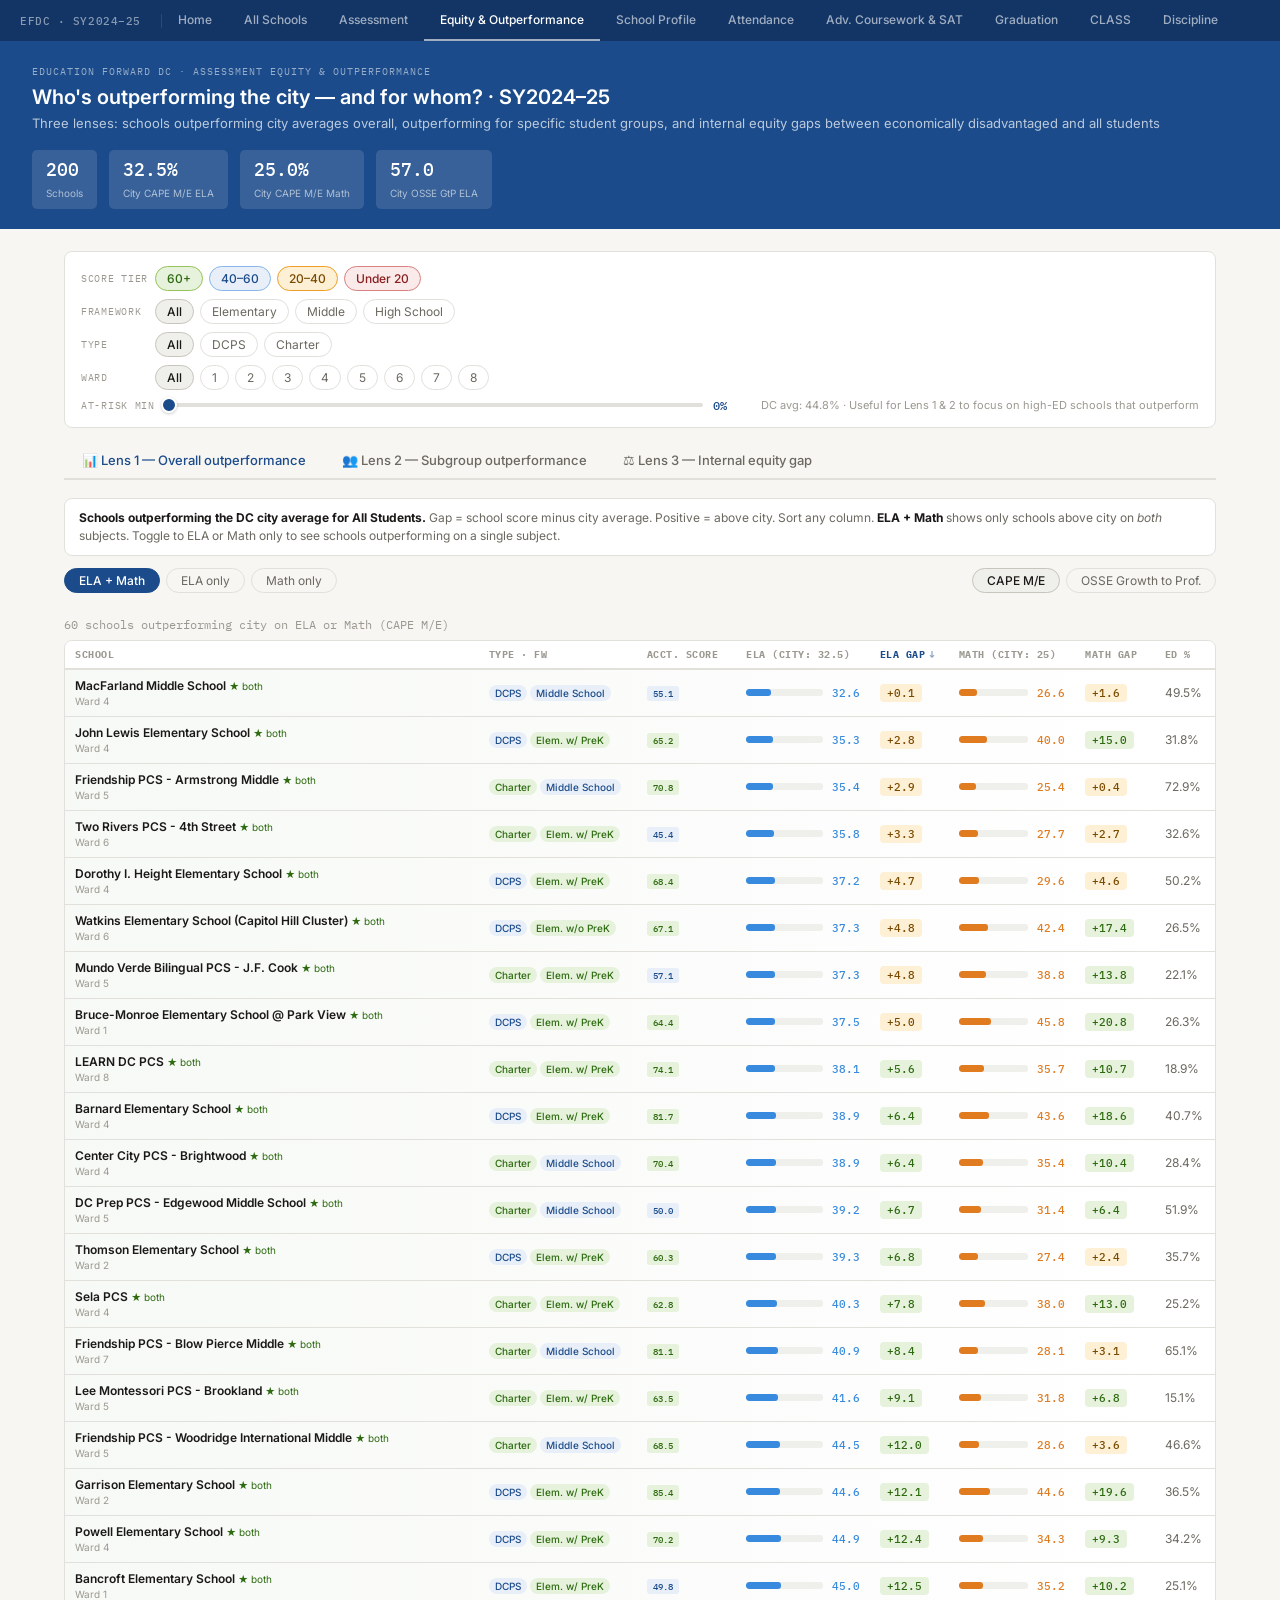
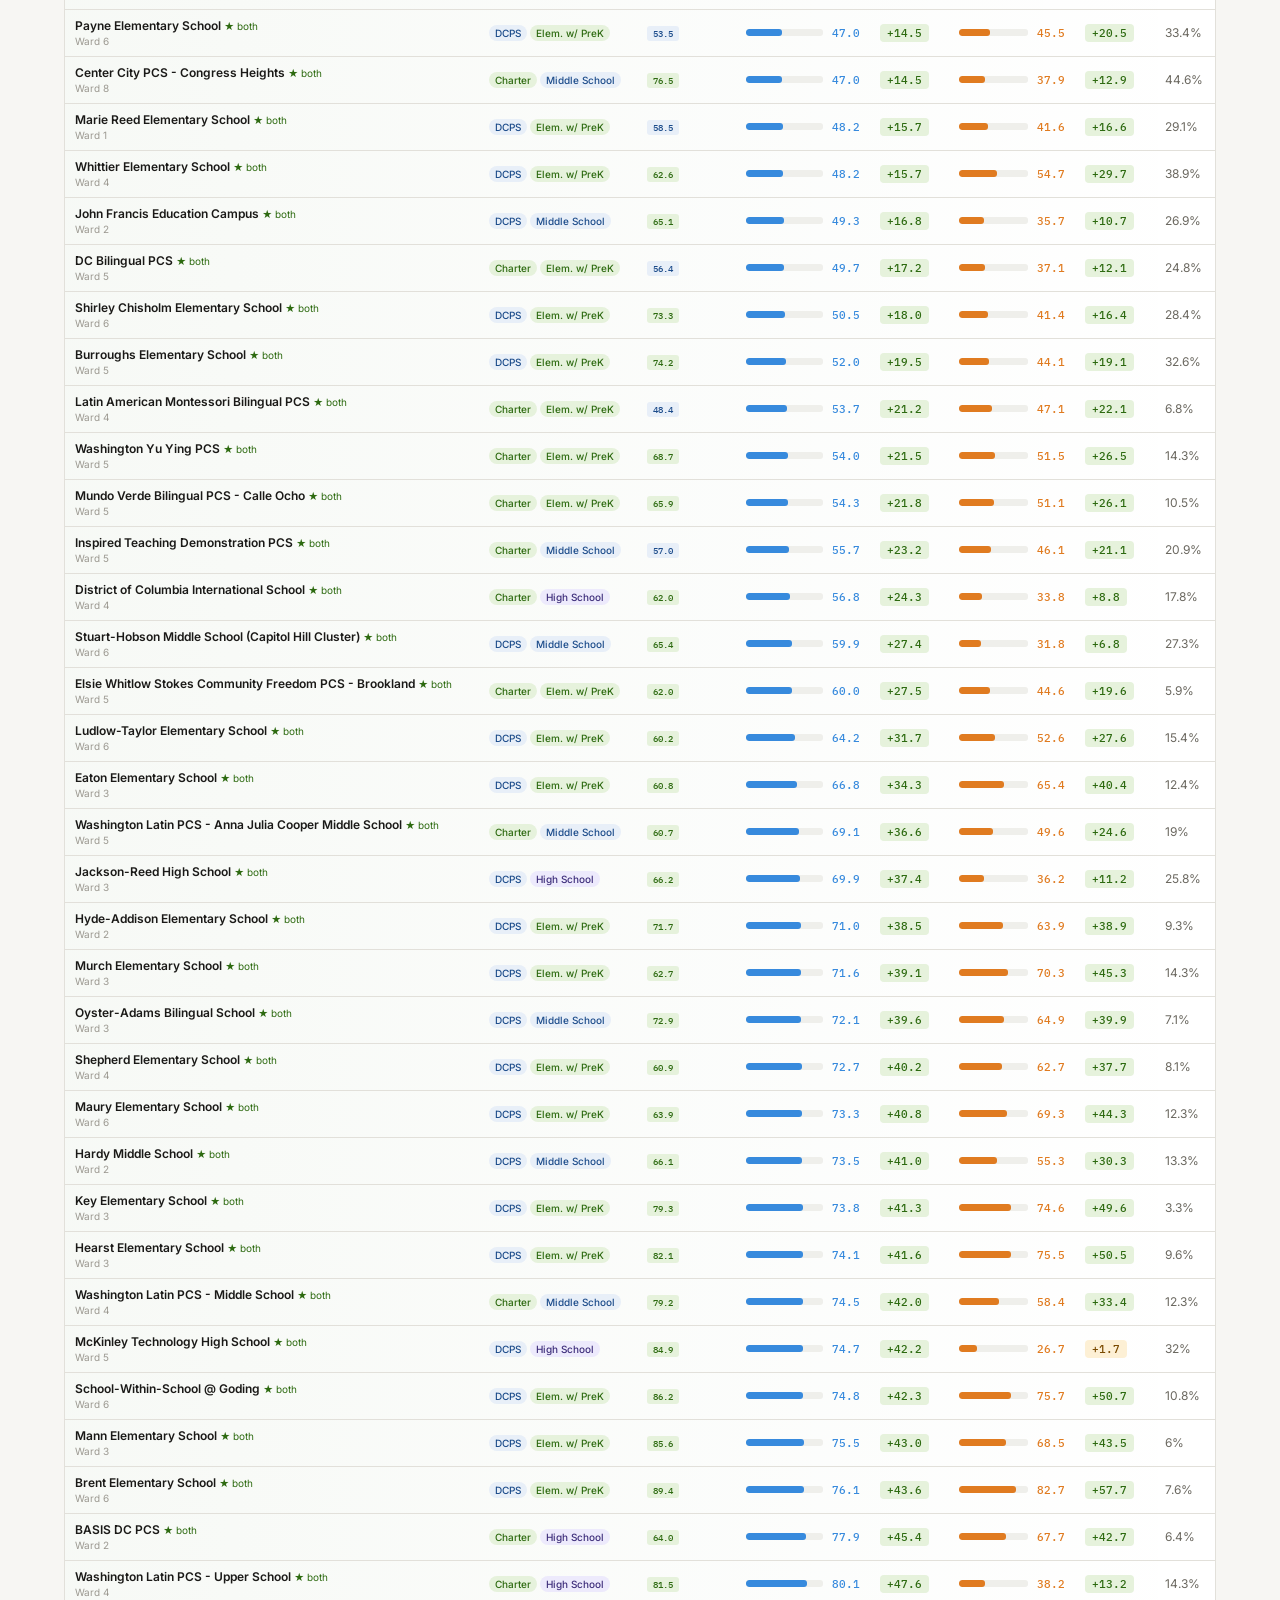
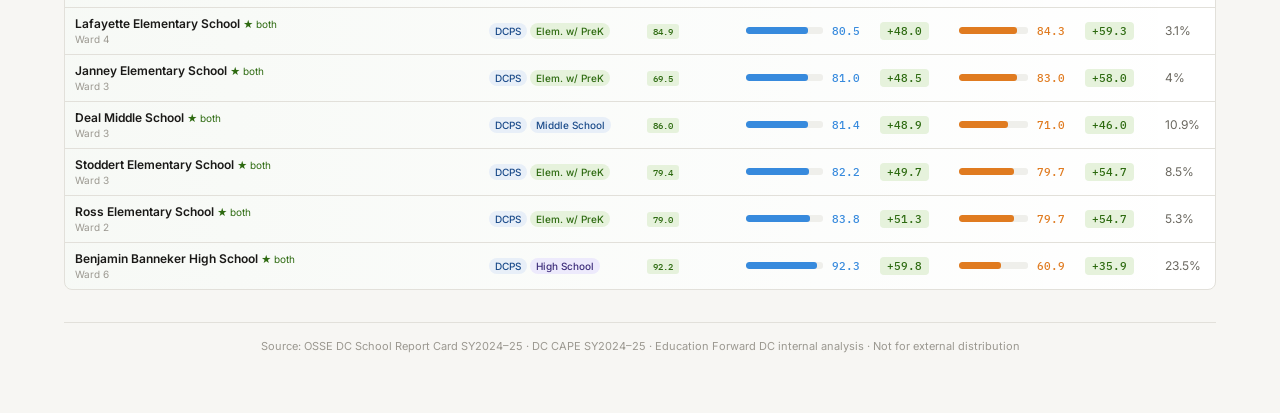
<file: equity.html>
<!DOCTYPE html>
<html lang="en">
<head>
<meta charset="UTF-8">
<meta name="viewport" content="width=device-width,initial-scale=1">
<title>EFDC — Assessment Equity & Outperformance</title>
<link rel="stylesheet" href="shared.css">
<style>
/* ── Page tabs ─────────────────────────────────────────────────────────── */
.page-tabs{display:flex;gap:0;border-bottom:2px solid var(--border);margin-bottom:18px;overflow-x:auto}
.page-tab{font-size:13px;font-weight:500;padding:10px 18px;cursor:pointer;border:none;background:none;color:var(--text-secondary);font-family:inherit;border-bottom:2px solid transparent;margin-bottom:-2px;white-space:nowrap;transition:all .12s}
.page-tab:hover{color:var(--text-primary)}
.page-tab.active{color:var(--accent);border-bottom-color:var(--accent)}

/* ── Shared table ──────────────────────────────────────────────────────── */
.data-table{width:100%;border-collapse:collapse;font-size:12px}
.data-table th{text-align:left;font-size:10px;font-family:'IBM Plex Mono',monospace;text-transform:uppercase;letter-spacing:.05em;color:var(--text-tertiary);padding:7px 10px;border-bottom:2px solid var(--border);white-space:nowrap;cursor:pointer;user-select:none;background:var(--bg-card)}
.data-table th:hover{color:var(--text-primary)}
.data-table th.sorted{color:var(--accent)}
.data-table th .sort-arrow{margin-left:4px;opacity:.5}
.data-table td{padding:8px 10px;border-bottom:1px solid var(--border);vertical-align:middle}
.data-table tr:hover td{background:var(--bg-secondary)}
.data-table tbody tr:last-child td{border-bottom:none}
.tbl-wrap{background:var(--bg-card);border:1px solid var(--border);border-radius:var(--radius);overflow:hidden;overflow-x:auto}

/* ── Value cells ───────────────────────────────────────────────────────── */
.val-cell{font-family:'IBM Plex Mono',monospace;font-size:12px;font-weight:500;white-space:nowrap}
.chip{display:inline-block;font-family:'IBM Plex Mono',monospace;font-size:11px;font-weight:500;padding:2px 7px;border-radius:4px;white-space:nowrap}
.chip-pos{background:#E6F2DC;color:#2D6A10}
.chip-neg{background:#FAEAEA;color:#8A1F1F}
.chip-neu{background:var(--bg-secondary);color:var(--text-secondary)}
.chip-warn{background:#FDF0D5;color:#7A4A00}

/* ── Inline mini bar ───────────────────────────────────────────────────── */
.inline-bar-wrap{display:flex;align-items:center;gap:5px;min-width:90px}
.inline-bar-bg{flex:1;height:7px;background:var(--bg-secondary);border-radius:3px;overflow:hidden}
.inline-bar-fill{height:100%;border-radius:3px}
.inline-val{font-family:'IBM Plex Mono',monospace;font-size:11px;font-weight:500;min-width:32px;text-align:right}

/* ── Equity gap bar ─────────────────────────────────────────────────────── */
.gap-bar-wrap{display:flex;align-items:center;gap:5px}
.gap-bar-outer{flex:1;height:8px;background:var(--bg-secondary);border-radius:4px;overflow:hidden;position:relative;min-width:60px}
.gap-bar-ed{position:absolute;left:0;top:0;height:100%;border-radius:4px}
.gap-bar-all{position:absolute;left:0;top:0;height:100%;background:transparent;border-right:2px solid var(--text-tertiary)}
.gap-val{font-family:'IBM Plex Mono',monospace;font-size:11px;min-width:28px;text-align:right}
.gap-val.small{color:var(--green)}
.gap-val.medium{color:var(--amber)}
.gap-val.large{color:var(--red)}

/* ── Subject toggle ─────────────────────────────────────────────────────── */
.subject-toggle{display:flex;gap:6px;margin-bottom:12px}
.subj-btn{font-size:12px;padding:4px 14px;border-radius:20px;border:1px solid var(--border);background:transparent;color:var(--text-secondary);cursor:pointer;font-family:inherit;transition:all .12s}
.subj-btn.active{background:var(--accent);color:white;border-color:var(--accent);font-weight:500}

/* ── Group picker (lens 2) ──────────────────────────────────────────────── */
.group-picker{display:flex;gap:6px;flex-wrap:wrap;margin-bottom:12px}
.group-btn{font-size:12px;padding:4px 12px;border-radius:20px;border:1px solid var(--border);background:transparent;color:var(--text-secondary);cursor:pointer;font-family:inherit;transition:all .12s}
.group-btn.active{font-weight:500;background:var(--accent-light);color:var(--accent);border-color:#85B7EB}

/* ── Source toggle ──────────────────────────────────────────────────────── */
.source-toggle{display:flex;gap:6px;margin-bottom:12px}
.src-btn{font-size:12px;padding:4px 14px;border-radius:20px;border:1px solid var(--border);background:transparent;color:var(--text-secondary);cursor:pointer;font-family:inherit;transition:all .12s}
.src-btn.active{background:var(--bg-secondary);color:var(--text-primary);border-color:var(--border-strong);font-weight:500}

/* ── Result count ───────────────────────────────────────────────────────── */
.result-count{font-size:12px;color:var(--text-tertiary);margin-bottom:8px;font-family:'IBM Plex Mono',monospace}

/* ── Section label ──────────────────────────────────────────────────────── */
.section-note{font-size:12px;color:var(--text-secondary);margin-bottom:12px;line-height:1.5;padding:10px 14px;background:var(--bg-card);border:1px solid var(--border);border-radius:var(--radius)}
.section-note strong{color:var(--text-primary)}
</style>
</head>
<body>

<nav class="site-nav">
  <span class="nav-brand">EFDC · SY2024–25</span>
  <div class="nav-links">
    <a class="nav-link" href="index.html">Home</a>
    <a class="nav-link" href="schools.html">All Schools</a>
    <a class="nav-link" href="assessment.html">Assessment</a>
    <a class="nav-link active" href="equity.html">Equity &amp; Outperformance</a>
    <a class="nav-link" href="school.html">School Profile</a>
    <a class="nav-link" href="attendance.html">Attendance</a>
    <a class="nav-link" href="advanced.html">Adv. Coursework &amp; SAT</a>
    <a class="nav-link" href="graduation.html">Graduation</a>
    <a class="nav-link" href="class.html">CLASS</a>
    <a class="nav-link" href="discipline.html">Discipline</a>
  </div>
</nav>

<div class="page-header">
  <div class="header-eyebrow">Education Forward DC · Assessment Equity & Outperformance</div>
  <div class="header-title">Who's outperforming the city — and for whom? · SY2024–25</div>
  <div class="header-sub">Three lenses: schools outperforming city averages overall, outperforming for specific student groups, and internal equity gaps between economically disadvantaged and all students</div>
  <div class="header-stats">
    <div class="hstat"><span class="hstat-num">200</span><span class="hstat-lbl">Schools</span></div>
    <div class="hstat"><span class="hstat-num">32.5%</span><span class="hstat-lbl">City CAPE M/E ELA</span></div>
    <div class="hstat"><span class="hstat-num">25.0%</span><span class="hstat-lbl">City CAPE M/E Math</span></div>
    <div class="hstat"><span class="hstat-num">57.0</span><span class="hstat-lbl">City OSSE GtP ELA</span></div>
  </div>
</div>

<div class="main">

  <!-- Shared filters -->
  <div class="filters-block">
    <div class="filter-row">
      <span class="filter-label">Score tier</span>
      <button class="pill tier-60p active" data-tier="60+">60+</button>
      <button class="pill tier-4060 active" data-tier="40-60">40–60</button>
      <button class="pill tier-2040 active" data-tier="20-40">20–40</button>
      <button class="pill tier-u20 active" data-tier="<20">Under 20</button>
    </div>
    <div class="filter-row">
      <span class="filter-label">Framework</span>
      <button class="pill fw-all active" data-fw="all">All</button>
      <button class="pill fw-elem" data-fw="elem">Elementary</button>
      <button class="pill fw-middle" data-fw="middle">Middle</button>
      <button class="pill fw-high" data-fw="high">High School</button>
    </div>
    <div class="filter-row">
      <span class="filter-label">Type</span>
      <button class="pill ty-all active" data-ty="all">All</button>
      <button class="pill ty-dcps" data-ty="DCPS">DCPS</button>
      <button class="pill ty-charter" data-ty="Charter">Charter</button>
    </div>
    <div class="filter-row">
      <span class="filter-label">Ward</span>
      <button class="pill wd-all active" data-wd="all">All</button>
      <button class="pill wd-ward" data-wd="1">1</button><button class="pill wd-ward" data-wd="2">2</button>
      <button class="pill wd-ward" data-wd="3">3</button><button class="pill wd-ward" data-wd="4">4</button>
      <button class="pill wd-ward" data-wd="5">5</button><button class="pill wd-ward" data-wd="6">6</button>
      <button class="pill wd-ward" data-wd="7">7</button><button class="pill wd-ward" data-wd="8">8</button>
    </div>
    <div class="filter-row">
      <span class="filter-label">At-risk min</span>
      <div class="slider-wrap">
        <input type="range" id="ed-slider" min="0" max="90" step="5" value="0">
        <span class="slider-val" id="ed-val">0%</span>
      </div>
      <span class="slider-note">DC avg: 44.8% · Useful for Lens 1 & 2 to focus on high-ED schools that outperform</span>
    </div>
  </div>

  <!-- Page tabs -->
  <div class="page-tabs">
    <button class="page-tab active" data-lens="1">📊 Lens 1 — Overall outperformance</button>
    <button class="page-tab" data-lens="2">👥 Lens 2 — Subgroup outperformance</button>
    <button class="page-tab" data-lens="3">⚖️ Lens 3 — Internal equity gap</button>
  </div>

  <!-- ── LENS 1 ─────────────────────────────────────────────────────────── -->
  <div id="lens-1">
    <div class="section-note">
      <strong>Schools outperforming the DC city average for All Students.</strong> Gap = school score minus city average. Positive = above city. Sort any column. <strong>ELA + Math</strong> shows only schools above city on <em>both</em> subjects. Toggle to ELA or Math only to see schools outperforming on a single subject.
    </div>
    <div style="display:flex;justify-content:space-between;align-items:center;flex-wrap:wrap;gap:10px;margin-bottom:12px">
      <div class="subject-toggle">
        <button class="subj-btn active" data-subj1="both">ELA + Math</button>
        <button class="subj-btn" data-subj1="ela">ELA only</button>
        <button class="subj-btn" data-subj1="math">Math only</button>
      </div>
      <div class="source-toggle">
        <button class="src-btn active" data-src1="cape">CAPE M/E</button>
        <button class="src-btn" data-src1="osse">OSSE Growth to Prof.</button>
      </div>
    </div>
    <div class="result-count" id="l1-count"></div>
    <div class="tbl-wrap">
      <table class="data-table" id="l1-table">
        <thead id="l1-head"></thead>
        <tbody id="l1-body"></tbody>
      </table>
    </div>
  </div>

  <!-- ── LENS 2 ─────────────────────────────────────────────────────────── -->
  <div id="lens-2" style="display:none">
    <div class="section-note">
      <strong>Schools outperforming the DC city average for a specific student group.</strong> Select a group and subject to rank schools by their gap above the city average for that group. Particularly useful for identifying schools that serve high-need students well even if their overall scores are moderate.
    </div>
    <div style="display:flex;flex-wrap:wrap;gap:10px;align-items:flex-start;margin-bottom:12px">
      <div>
        <div style="font-size:10px;font-family:'IBM Plex Mono',monospace;text-transform:uppercase;letter-spacing:.05em;color:var(--text-tertiary);margin-bottom:6px">Student group</div>
        <div class="group-picker" id="l2-groups"></div>
      </div>
    </div>
    <div style="display:flex;justify-content:space-between;align-items:center;flex-wrap:wrap;gap:10px;margin-bottom:12px">
      <div class="subject-toggle">
        <button class="subj-btn active" data-subj2="ela">ELA</button>
        <button class="subj-btn" data-subj2="math">Math</button>
      </div>
      <div class="source-toggle">
        <button class="src-btn active" data-src2="cape">CAPE M/E</button>
        <button class="src-btn" data-src2="osse">OSSE Growth to Prof.</button>
      </div>
    </div>
    <div class="result-count" id="l2-count"></div>
    <div class="tbl-wrap">
      <table class="data-table" id="l2-table">
        <thead id="l2-head"></thead>
        <tbody id="l2-body"></tbody>
      </table>
    </div>
  </div>

  <!-- ── LENS 3 ─────────────────────────────────────────────────────────── -->
  <div id="lens-3" style="display:none">
    <div class="section-note">
      <strong>Internal equity gap: All Students vs Economically Disadvantaged students at the same school.</strong> Gap = All Students score minus ED score. <em>Smaller gap = more equitable.</em> A large gap means ED students are falling behind their peers at the same school. Sort by gap to find schools with the widest disparities — or the smallest. Both CAPE M/E and OSSE Growth to Proficiency shown side by side.
    </div>
    <div style="display:flex;justify-content:space-between;align-items:center;flex-wrap:wrap;gap:10px;margin-bottom:12px">
      <div class="subject-toggle">
        <button class="subj-btn active" data-subj3="ela">ELA</button>
        <button class="subj-btn" data-subj3="math">Math</button>
      </div>
      <div>
        <span style="font-size:11px;color:var(--text-tertiary)">Sort: </span>
        <button class="src-btn active" data-sort3="gap_desc">Largest gap first</button>
        <button class="src-btn" data-sort3="gap_asc">Smallest gap first</button>
        <button class="src-btn" data-sort3="ed_desc">ED score (highest first)</button>
      </div>
    </div>
    <div class="result-count" id="l3-count"></div>
    <div class="tbl-wrap">
      <table class="data-table" id="l3-table">
        <thead id="l3-head"></thead>
        <tbody id="l3-body"></tbody>
      </table>
    </div>
  </div>

  <div class="footer">Source: OSSE DC School Report Card SY2024–25 · DC CAPE SY2024–25 · Education Forward DC internal analysis · Not for external distribution</div>
</div>

<script src="equity_data.js"></script>
<script src="shared.js"></script>
<script>
// ── State ─────────────────────────────────────────────────────────────────────
let activeTiers = new Set(['60+','40-60','20-40','<20']);
let activeFw='all', activeTy='all', activeWd='all', minED=0;
let activeLens=1;
let l1Subj='both', l1Src='cape', l1SortCol='gap_ela', l1SortDir=-1;
let l2Group='Econ. Disadvantaged', l2Subj='ela', l2Src='cape', l2SortDir=-1;
let l3Subj='ela', l3Sort='gap_desc';

const GROUPS = ['Econ. Disadvantaged','Black/African American','Hispanic/Latino','Students w/ Disabilities','English Learners','White','Asian'];
const CITY_CAPE = {ela:32.5, math:25.0};
const CITY_OSSE = {ela:57.0, math:48.2};

function tierKey(t){return t==='<20'?'u20':t==='20-40'?'2040':t==='40-60'?'4060':'60p';}

function baseFilter(s){
  if(!activeTiers.has(s.tier)) return false;
  if(activeFw!=='all' && s.fw_key!==activeFw) return false;
  if(activeTy!=='all' && s.type!==activeTy) return false;
  if(activeWd!=='all' && s.ward!==parseInt(activeWd)) return false;
  if(minED>0 && (s.ed_pct==null||s.ed_pct<minED)) return false;
  return true;
}

function chipClass(v){ if(v==null) return 'chip-neu'; if(v>5) return 'chip-pos'; if(v>0) return 'chip-warn'; return 'chip-neg'; }
function chipStr(v){ if(v==null) return '—'; return (v>0?'+':'')+v.toFixed(1); }
function gapClass3(v){ if(v==null) return ''; if(v<=5) return 'small'; if(v<=15) return 'medium'; return 'large'; }

function typeTag(s){ return s.type==='DCPS'?'<span class="tag tag-dcps">DCPS</span>':'<span class="tag tag-charter">Charter</span>'; }
function fwTag(s){ const c=s.fw_key==='elem'?'tag-elem':s.fw_key==='middle'?'tag-middle':'tag-high'; return `<span class="tag ${c}">${s.fw}</span>`; }
function tierBadge(s){ const tk=tierKey(s.tier); return `<span class="tier-badge tb-${tk}">${s.tier}</span>`; }

function inlineBar(val, max, color){
  if(val==null) return '<span style="color:var(--text-tertiary);font-size:11px">n/a</span>';
  const pct = Math.min(100,Math.max(0,val/max*100)).toFixed(1);
  return `<div class="inline-bar-wrap">
    <div class="inline-bar-bg"><div class="inline-bar-fill" style="width:${pct}%;background:${color}"></div></div>
    <span class="inline-val" style="color:${color}">${val.toFixed(1)}</span>
  </div>`;
}

// ── Sort helper ───────────────────────────────────────────────────────────────
function makeSortHeader(col, label, currentCol, dir, onSort){
  const active = col===currentCol;
  const arrow = active ? (dir===-1?'↓':'↑') : '';
  return `<th class="${active?'sorted':''}" data-col="${col}">${label}<span class="sort-arrow">${arrow}</span></th>`;
}

// ── LENS 1 ────────────────────────────────────────────────────────────────────
function renderL1(){
  const schools = EQUITY_SCHOOLS.filter(baseFilter);
  const src = l1Src;
  const subj = l1Subj;

  function getVals(s){
    const data = src==='cape' ? s.cape?.['All Students'] : s.osse?.['All Students'];
    return {
      ela: data?.ela ?? null,
      math: data?.math ?? null,
      gap_ela: data?.gap_ela ?? null,
      gap_math: data?.gap_math ?? null,
    };
  }

  // Filter to schools outperforming on the selected subject
  // "both" requires above city on BOTH ELA and Math
  // "ela" or "math" only requires above city on that subject
  let filtered = schools.filter(s=>{
    const v = getVals(s);
    if(subj==='ela') return v.gap_ela!=null && v.gap_ela>0;
    if(subj==='math') return v.gap_math!=null && v.gap_math>0;
    return (v.gap_ela!=null && v.gap_ela>0) && (v.gap_math!=null && v.gap_math>0);
  });

  // Sort
  const sd = l1SortDir;
  const sc = l1SortCol;
  filtered.sort((a,b)=>{
    const av=getVals(a), bv=getVals(b);
    const aval = av[sc]??-999, bval = bv[sc]??-999;
    if(sc==='score') return sd*(b.score-a.score);
    return sd*(bval-aval);
  });

  document.getElementById('l1-count').textContent = `${filtered.length} schools outperforming city on ${subj==='both'?'ELA or Math':subj.toUpperCase()} (${src==='cape'?'CAPE M/E':'OSSE GtP'})`;

  const bothLabel = subj==='both'?' (both ★)':'';
  const cityRef = src==='cape'?CITY_CAPE:CITY_OSSE;
  const color = '#378ADD';
  const mathColor = '#E07B20';

  document.getElementById('l1-head').innerHTML = `<tr>
    ${makeSortHeader('name','School',l1SortCol,l1SortDir,null)}
    <th>Type · FW</th>
    ${makeSortHeader('score','Acct. Score',l1SortCol,l1SortDir,null)}
    ${subj!=='math'?makeSortHeader('ela',`ELA (city: ${cityRef.ela})`,l1SortCol,l1SortDir,null):''}
    ${subj!=='math'?makeSortHeader('gap_ela','ELA gap',l1SortCol,l1SortDir,null):''}
    ${subj!=='ela'?makeSortHeader('math',`Math (city: ${cityRef.math})`,l1SortCol,l1SortDir,null):''}
    ${subj!=='ela'?makeSortHeader('gap_math','Math gap',l1SortCol,l1SortDir,null):''}
    <th>ED %</th>
  </tr>`;

  document.getElementById('l1-body').innerHTML = filtered.map(s=>{
    const v = getVals(s);
    const bothAbove = v.gap_ela>0 && v.gap_math>0;
    return `<tr style="${bothAbove&&subj==='both'?'background:linear-gradient(90deg,rgba(46,106,16,.04),transparent)':''}">
      <td><span style="font-weight:600">${s.name}</span>${bothAbove&&subj==='both'?' <span style="color:var(--green);font-size:10px">★ both</span>':''}<br><span style="font-size:10px;color:var(--text-tertiary)">Ward ${s.ward||'—'}</span></td>
      <td>${typeTag(s)} ${fwTag(s)}</td>
      <td><span class="tier-badge tb-${tierKey(s.tier)}">${s.score.toFixed(1)}</span></td>
      ${subj!=='math'?`<td>${inlineBar(v.ela,100,color)}</td><td><span class="chip ${chipClass(v.gap_ela)}">${chipStr(v.gap_ela)}</span></td>`:''}
      ${subj!=='ela'?`<td>${inlineBar(v.math,100,mathColor)}</td><td><span class="chip ${chipClass(v.gap_math)}">${chipStr(v.gap_math)}</span></td>`:''}
      <td style="color:var(--text-secondary)">${s.ed_pct!=null?s.ed_pct+'%':'—'}</td>
    </tr>`;
  }).join('');

  // Sort click handlers
  document.querySelectorAll('#l1-head th[data-col]').forEach(th=>{
    th.addEventListener('click',()=>{
      if(l1SortCol===th.dataset.col) l1SortDir*=-1;
      else{ l1SortCol=th.dataset.col; l1SortDir=-1; }
      renderL1();
    });
  });
}

// ── LENS 2 ────────────────────────────────────────────────────────────────────
function renderL2Groups(){
  document.getElementById('l2-groups').innerHTML = GROUPS.map(g=>
    `<button class="group-btn${g===l2Group?' active':''}" data-g="${g}">${g}</button>`
  ).join('');
  document.querySelectorAll('[data-g]').forEach(btn=>{
    btn.addEventListener('click',()=>{ l2Group=btn.dataset.g; renderL2Groups(); renderL2(); });
  });
}

function renderL2(){
  const schools = EQUITY_SCHOOLS.filter(baseFilter);
  const src = l2Src, subj = l2Subj;

  function getVal(s){
    const data = src==='cape'?s.cape?.[l2Group]:s.osse?.[l2Group];
    return {
      score: data?.[subj] ?? null,
      gap: data?.[`gap_${subj}`] ?? null,
    };
  }

  const filtered = schools.filter(s=>getVal(s).gap!=null).sort((a,b)=>{
    return l2SortDir*(( getVal(b).gap??-999)-(getVal(a).gap??-999));
  });

  const cityRef = src==='cape'?CITY_CAPE:CITY_OSSE;
  const cityVal = cityRef[subj];
  const color = subj==='ela'?'#378ADD':'#E07B20';

  document.getElementById('l2-count').textContent = `${filtered.length} schools with ${l2Group} data · sorted by gap vs city average (${src==='cape'?'CAPE M/E':'OSSE GtP'} ${subj.toUpperCase()}: city avg ${cityVal})`;

  document.getElementById('l2-head').innerHTML = `<tr>
    <th>School</th>
    <th>Type · FW</th>
    <th>Acct. Score</th>
    <th>${l2Group} — ${subj.toUpperCase()} score (city: ${cityVal})</th>
    <th>Gap vs city</th>
    <th>All Students ${subj.toUpperCase()}</th>
    <th>ED %</th>
  </tr>`;

  document.getElementById('l2-body').innerHTML = filtered.map(s=>{
    const v = getVal(s);
    const allData = src==='cape'?s.cape?.['All Students']:s.osse?.['All Students'];
    const allScore = allData?.[subj];
    return `<tr>
      <td><span style="font-weight:600">${s.name}</span><br><span style="font-size:10px;color:var(--text-tertiary)">Ward ${s.ward||'—'}</span></td>
      <td>${typeTag(s)} ${fwTag(s)}</td>
      <td><span class="tier-badge tb-${tierKey(s.tier)}">${s.score.toFixed(1)}</span></td>
      <td>${inlineBar(v.score,100,color)}</td>
      <td><span class="chip ${chipClass(v.gap)}">${chipStr(v.gap)}</span></td>
      <td>${allScore!=null?allScore.toFixed(1):'—'}</td>
      <td style="color:var(--text-secondary)">${s.ed_pct!=null?s.ed_pct+'%':'—'}</td>
    </tr>`;
  }).join('');
}

// ── LENS 3 ────────────────────────────────────────────────────────────────────
function renderL3(){
  const schools = EQUITY_SCHOOLS.filter(baseFilter);
  const subj = l3Subj;

  function getVals(s){
    const eq = s.equity || {};
    return {
      cape_all: eq[`cape_${subj}_all`],
      cape_ed: eq[`cape_${subj}_ed`],
      cape_gap: eq[`cape_${subj}_gap`],
      osse_all: eq[`osse_${subj}_all`],
      osse_ed: eq[`osse_${subj}_ed`],
      osse_gap: eq[`osse_${subj}_gap`],
    };
  }

  const filtered = schools.filter(s=>{ const v=getVals(s); return v.cape_gap!=null||v.osse_gap!=null; });

  filtered.sort((a,b)=>{
    const av=getVals(a), bv=getVals(b);
    if(l3Sort==='gap_desc') return ((bv.cape_gap??bv.osse_gap??-99)-(av.cape_gap??av.osse_gap??-99));
    if(l3Sort==='gap_asc') return ((av.cape_gap??av.osse_gap??99)-(bv.cape_gap??bv.osse_gap??99));
    if(l3Sort==='ed_desc') return ((bv.cape_ed??bv.osse_ed??-99)-(av.cape_ed??av.osse_ed??-99));
    return 0;
  });

  document.getElementById('l3-count').textContent = `${filtered.length} schools with equity gap data — ${subj.toUpperCase()} · smaller gap = more equitable`;

  document.getElementById('l3-head').innerHTML = `<tr>
    <th>School</th>
    <th>Type · FW</th>
    <th>Score</th>
    <th>CAPE — All</th>
    <th>CAPE — ED</th>
    <th>CAPE gap</th>
    <th>OSSE GtP — All</th>
    <th>OSSE GtP — ED</th>
    <th>OSSE gap</th>
    <th>ED %</th>
  </tr>`;

  document.getElementById('l3-body').innerHTML = filtered.map(s=>{
    const v = getVals(s);
    const capeGapClass = v.cape_gap!=null?gapClass3(v.cape_gap):'';
    const ossGapClass = v.osse_gap!=null?gapClass3(v.osse_gap):'';
    return `<tr>
      <td><span style="font-weight:600">${s.name}</span><br><span style="font-size:10px;color:var(--text-tertiary)">Ward ${s.ward||'—'}</span></td>
      <td>${typeTag(s)} ${fwTag(s)}</td>
      <td><span class="tier-badge tb-${tierKey(s.tier)}">${s.score.toFixed(1)}</span></td>
      <td class="val-cell">${v.cape_all!=null?v.cape_all.toFixed(1):'—'}</td>
      <td class="val-cell">${v.cape_ed!=null?v.cape_ed.toFixed(1):'—'}</td>
      <td><span class="chip ${v.cape_gap==null?'chip-neu':v.cape_gap<=5?'chip-pos':v.cape_gap<=15?'chip-warn':'chip-neg'}">${v.cape_gap!=null?'+'+v.cape_gap.toFixed(1):'—'}</span></td>
      <td class="val-cell">${v.osse_all!=null?v.osse_all.toFixed(1):'—'}</td>
      <td class="val-cell">${v.osse_ed!=null?v.osse_ed.toFixed(1):'—'}</td>
      <td><span class="chip ${v.osse_gap==null?'chip-neu':v.osse_gap<=5?'chip-pos':v.osse_gap<=15?'chip-warn':'chip-neg'}">${v.osse_gap!=null?'+'+v.osse_gap.toFixed(1):'—'}</span></td>
      <td style="color:var(--text-secondary)">${s.ed_pct!=null?s.ed_pct+'%':'—'}</td>
    </tr>`;
  }).join('');
}

// ── Shared filter wiring ──────────────────────────────────────────────────────
function renderAll(){ if(activeLens===1)renderL1(); else if(activeLens===2)renderL2(); else renderL3(); }

document.querySelectorAll('[data-tier]').forEach(btn=>{
  btn.addEventListener('click',()=>{
    const t=btn.dataset.tier;
    if(activeTiers.has(t)){if(activeTiers.size===1)return;activeTiers.delete(t);btn.classList.remove('active');}
    else{activeTiers.add(t);btn.classList.add('active');}
    renderAll();
  });
});
function single(attr,setter){
  document.querySelectorAll(`[${attr}]`).forEach(btn=>{
    btn.addEventListener('click',()=>{
      document.querySelectorAll(`[${attr}]`).forEach(b=>b.classList.remove('active'));
      btn.classList.add('active');
      setter(btn.dataset[attr.replace('data-','')]);
      renderAll();
    });
  });
}
single('data-fw',v=>activeFw=v);
single('data-ty',v=>activeTy=v);
single('data-wd',v=>activeWd=v);
document.getElementById('ed-slider').addEventListener('input',e=>{
  minED=parseInt(e.target.value);
  document.getElementById('ed-val').textContent=minED+'%';
  renderAll();
});

// ── Lens tabs ─────────────────────────────────────────────────────────────────
document.querySelectorAll('.page-tab').forEach(btn=>{
  btn.addEventListener('click',()=>{
    document.querySelectorAll('.page-tab').forEach(b=>b.classList.remove('active'));
    btn.classList.add('active');
    activeLens=parseInt(btn.dataset.lens);
    document.getElementById('lens-1').style.display=activeLens===1?'block':'none';
    document.getElementById('lens-2').style.display=activeLens===2?'block':'none';
    document.getElementById('lens-3').style.display=activeLens===3?'block':'none';
    renderAll();
  });
});

// ── Lens 1 controls ───────────────────────────────────────────────────────────
document.querySelectorAll('[data-subj1]').forEach(btn=>{
  btn.addEventListener('click',()=>{
    document.querySelectorAll('[data-subj1]').forEach(b=>b.classList.remove('active'));
    btn.classList.add('active'); l1Subj=btn.dataset.subj1; renderL1();
  });
});
document.querySelectorAll('[data-src1]').forEach(btn=>{
  btn.addEventListener('click',()=>{
    document.querySelectorAll('[data-src1]').forEach(b=>b.classList.remove('active'));
    btn.classList.add('active'); l1Src=btn.dataset.src1; renderL1();
  });
});

// ── Lens 2 controls ───────────────────────────────────────────────────────────
document.querySelectorAll('[data-subj2]').forEach(btn=>{
  btn.addEventListener('click',()=>{
    document.querySelectorAll('[data-subj2]').forEach(b=>b.classList.remove('active'));
    btn.classList.add('active'); l2Subj=btn.dataset.subj2; renderL2();
  });
});
document.querySelectorAll('[data-src2]').forEach(btn=>{
  btn.addEventListener('click',()=>{
    document.querySelectorAll('[data-src2]').forEach(b=>b.classList.remove('active'));
    btn.classList.add('active'); l2Src=btn.dataset.src2; renderL2();
  });
});

// ── Lens 3 controls ───────────────────────────────────────────────────────────
document.querySelectorAll('[data-subj3]').forEach(btn=>{
  btn.addEventListener('click',()=>{
    document.querySelectorAll('[data-subj3]').forEach(b=>b.classList.remove('active'));
    btn.classList.add('active'); l3Subj=btn.dataset.subj3; renderL3();
  });
});
document.querySelectorAll('[data-sort3]').forEach(btn=>{
  btn.addEventListener('click',()=>{
    document.querySelectorAll('[data-sort3]').forEach(b=>b.classList.remove('active'));
    btn.classList.add('active'); l3Sort=btn.dataset.sort3; renderL3();
  });
});

// ── Init ──────────────────────────────────────────────────────────────────────
renderL2Groups();
renderL1();
</script>
</body>
</html>
</file>
<file: shared.css>
@import url('https://fonts.googleapis.com/css2?family=Inter:wght@400;500;600&family=IBM+Plex+Mono:wght@400;500&display=swap');
:root {
  --bg:#F7F6F3;--bg-card:#FFFFFF;--bg-secondary:#EFEFEB;--border:#E2E0DA;--border-strong:#C8C5BC;
  --text-primary:#1A1917;--text-secondary:#6B6860;--text-tertiary:#9B9890;
  --accent:#1B4B8A;--accent-light:#E8EFF8;--accent-dark:#133566;
  --green:#2D6A10;--green-light:#E6F2DC;
  --amber:#7A4A00;--amber-light:#FDF0D5;
  --purple:#3D2D7A;--purple-light:#EDEAFC;
  --red:#8A1F1F;--red-light:#FAEAEA;
  --orange:#7A3210;--orange-light:#FCEEE8;
  --radius:8px;--radius-sm:5px;
}
*{box-sizing:border-box;margin:0;padding:0}
body{font-family:'Inter',system-ui,sans-serif;background:var(--bg);color:var(--text-primary);min-height:100vh}

/* NAV */
.site-nav{background:var(--accent-dark);display:flex;align-items:center;gap:0;overflow-x:auto}
.nav-brand{font-family:'IBM Plex Mono',monospace;font-size:11px;font-weight:500;color:rgba(255,255,255,.5);padding:0 20px;white-space:nowrap;letter-spacing:.05em;text-transform:uppercase;border-right:1px solid rgba(255,255,255,.1)}
.nav-links{display:flex;gap:0}
.nav-link{display:block;padding:12px 16px;font-size:12px;font-weight:500;color:rgba(255,255,255,.6);text-decoration:none;white-space:nowrap;transition:all .12s;border-bottom:2px solid transparent}
.nav-link:hover{color:white;background:rgba(255,255,255,.07)}
.nav-link.active{color:white;border-bottom-color:rgba(255,255,255,.6)}

/* HEADER */
.page-header{background:var(--accent);padding:24px 32px 20px;color:white}
.header-eyebrow{font-family:'IBM Plex Mono',monospace;font-size:10px;letter-spacing:.1em;text-transform:uppercase;color:rgba(255,255,255,.55);margin-bottom:6px}
.header-title{font-size:20px;font-weight:600;line-height:1.3;margin-bottom:4px}
.header-sub{font-size:13px;color:rgba(255,255,255,.7);line-height:1.5}
.header-stats{display:flex;gap:12px;margin-top:16px;flex-wrap:wrap}
.hstat{background:rgba(255,255,255,.12);border-radius:var(--radius-sm);padding:8px 14px}
.hstat-num{font-family:'IBM Plex Mono',monospace;font-size:18px;font-weight:500;color:white;display:block}
.hstat-lbl{font-size:10px;color:rgba(255,255,255,.6)}

/* MAIN */
.main{max-width:1200px;margin:0 auto;padding:22px 24px 60px}

/* CONTEXT BAR */
.context-bar{background:var(--bg-card);border:1px solid var(--border);border-radius:var(--radius);padding:12px 16px;margin-bottom:14px;font-size:13px;color:var(--text-secondary);line-height:1.6}
.context-bar strong{color:var(--text-primary)}

/* FILTERS */
.filters-block{background:var(--bg-card);border:1px solid var(--border);border-radius:var(--radius);padding:14px 16px;margin-bottom:14px}
.filter-row{display:flex;gap:6px;align-items:center;flex-wrap:wrap}
.filter-row+.filter-row{margin-top:8px}
.filter-label{font-family:'IBM Plex Mono',monospace;font-size:10px;letter-spacing:.07em;text-transform:uppercase;color:var(--text-tertiary);min-width:68px;flex-shrink:0}
.pill{font-size:12px;padding:4px 11px;border-radius:20px;border:1px solid var(--border);background:transparent;color:var(--text-secondary);cursor:pointer;transition:all .12s;font-family:inherit}
.pill:hover{border-color:var(--border-strong);color:var(--text-primary)}
.pill.active{font-weight:500}
.pill.tier-u20.active{background:#FAEAEA;color:#8A1F1F;border-color:#D98080}
.pill.tier-2040.active{background:#FDF0D5;color:#7A4A00;border-color:#EF9F27}
.pill.tier-4060.active{background:#E8EFF8;color:#1B4B8A;border-color:#85B7EB}
.pill.tier-60p.active{background:#E6F2DC;color:#2D6A10;border-color:#97C459}
.pill.fw-all.active,.pill.cl-all.active,.pill.ty-all.active,.pill.wd-all.active{background:var(--bg-secondary);color:var(--text-primary);border-color:var(--border-strong)}
.pill.fw-elem.active{background:var(--green-light);color:var(--green);border-color:#97C459}
.pill.fw-middle.active{background:var(--accent-light);color:var(--accent);border-color:#85B7EB}
.pill.fw-high.active{background:var(--purple-light);color:var(--purple);border-color:#AFA9EC}
.pill.ty-dcps.active{background:var(--accent-light);color:var(--accent);border-color:#85B7EB}
.pill.ty-charter.active{background:var(--green-light);color:var(--green);border-color:#97C459}
.pill.wd-ward.active{background:var(--bg-secondary);color:var(--text-primary);border-color:var(--border-strong);font-weight:500}

/* SLIDER */
.slider-wrap{display:flex;align-items:center;gap:10px;flex:1;min-width:200px}
input[type=range]{-webkit-appearance:none;appearance:none;flex:1;height:4px;border-radius:2px;background:var(--border);outline:none;cursor:pointer}
input[type=range]::-webkit-slider-thumb{-webkit-appearance:none;width:16px;height:16px;border-radius:50%;background:var(--accent);cursor:pointer;border:2px solid white;box-shadow:0 1px 3px rgba(0,0,0,.2)}
input[type=range]::-moz-range-thumb{width:16px;height:16px;border-radius:50%;background:var(--accent);cursor:pointer;border:2px solid white}
.slider-val{font-family:'IBM Plex Mono',monospace;font-size:12px;color:var(--accent);font-weight:500;min-width:42px}
.slider-note{font-size:11px;color:var(--text-tertiary)}

/* SUMMARY STRIP */
.summary-strip{display:grid;grid-template-columns:repeat(4,1fr);gap:10px;margin-bottom:14px}
.sum-cell{background:var(--bg-card);border:1px solid var(--border);border-radius:var(--radius);padding:11px 14px;text-align:center}
.sum-num{font-family:'IBM Plex Mono',monospace;font-size:19px;font-weight:500;display:block;color:var(--text-primary)}
.sum-lbl{font-size:10px;color:var(--text-secondary)}

/* TAGS */
.tag{display:inline-block;font-size:10px;font-weight:500;padding:2px 6px;border-radius:20px}
.tag-dcps{background:var(--accent-light);color:var(--accent)}
.tag-charter{background:var(--green-light);color:var(--green)}
.tag-elem{background:var(--green-light);color:var(--green)}
.tag-middle{background:var(--accent-light);color:var(--accent)}
.tag-high{background:var(--purple-light);color:var(--purple)}
.tag-multi{background:var(--bg-secondary);color:var(--text-tertiary);border:1px solid var(--border);font-size:9px}
.tier-badge{display:inline-block;font-family:'IBM Plex Mono',monospace;font-size:9px;font-weight:500;padding:2px 6px;border-radius:3px}
.tb-u20{background:#FAEAEA;color:#8A1F1F}.tb-2040{background:#FDF0D5;color:#7A4A00}
.tb-4060{background:#E8EFF8;color:#1B4B8A}.tb-60p{background:#E6F2DC;color:#2D6A10}

/* GRID + CARD */
.grid{display:grid;grid-template-columns:repeat(auto-fill,minmax(300px,1fr));gap:10px}
.card{background:var(--bg-card);border:1px solid var(--border);border-radius:var(--radius);padding:13px 15px;cursor:pointer;transition:border-color .12s,box-shadow .12s}
.card:hover{border-color:var(--border-strong);box-shadow:0 2px 8px rgba(0,0,0,.06)}
.card.expanded{border-color:var(--accent)}
.card-top{display:flex;align-items:flex-start;gap:10px;margin-bottom:8px}
.score-badge{font-family:'IBM Plex Mono',monospace;font-size:17px;font-weight:500;min-width:38px;text-align:center;padding-top:2px}
.score-u20{color:#8A1F1F}.score-2040{color:#7A4A00}.score-4060{color:#1B4B8A}.score-60p{color:#2D6A10}
.card-name{font-size:13px;font-weight:600;line-height:1.3;margin-bottom:4px}
.card-sub{display:flex;gap:5px;flex-wrap:wrap;align-items:center;font-size:11px;color:var(--text-secondary)}

/* METRIC BARS */
.metric-section-label{font-family:'IBM Plex Mono',monospace;font-size:9px;text-transform:uppercase;letter-spacing:.06em;color:var(--text-tertiary);margin:8px 0 5px}
.cat-bars{display:flex;flex-direction:column;gap:5px}
.cat-row{display:flex;align-items:center;gap:7px}
.cat-label{font-size:10px;color:var(--text-tertiary);min-width:72px;white-space:nowrap;font-family:'IBM Plex Mono',monospace}
.bar-container{flex:1;height:6px;background:var(--bg-secondary);border-radius:3px;position:relative}
.bar-state{position:absolute;top:0;left:0;height:100%;border-radius:3px;opacity:.2}
.bar-school{position:absolute;top:0;left:0;height:100%;border-radius:3px;opacity:.85}
.bar-marker{position:absolute;top:-3px;width:2px;height:12px;background:var(--text-tertiary);border-radius:1px}
.gap-label{font-family:'IBM Plex Mono',monospace;font-size:10px;min-width:30px;text-align:right}
.gap-pos{color:var(--green)}.gap-mild{color:var(--amber)}.gap-strong{color:var(--red)}

/* DETAIL */
.detail{display:none;margin-top:10px;padding-top:10px;border-top:1px solid var(--border)}
.card.expanded .detail{display:block}
.detail-note{font-size:11px;color:var(--text-tertiary);margin-bottom:7px;line-height:1.5}
.detail-row{display:flex;justify-content:space-between;padding:4px 0;border-bottom:1px solid var(--border);font-size:12px;gap:8px}
.detail-row:last-child{border-bottom:none}
.detail-cat{color:var(--text-secondary)}
.detail-vals{display:flex;gap:7px;align-items:center;font-family:'IBM Plex Mono',monospace;font-size:11px}
.detail-state{color:var(--text-tertiary)}

.no-results{grid-column:1/-1;text-align:center;padding:3rem;color:var(--text-tertiary);font-size:14px}

/* LEGEND */
.legend{background:var(--bg-card);border:1px solid var(--border);border-radius:var(--radius);padding:12px 16px;margin-top:18px;font-size:12px}
.legend-title{font-family:'IBM Plex Mono',monospace;font-size:10px;letter-spacing:.07em;text-transform:uppercase;color:var(--text-tertiary);margin-bottom:8px}
.legend-items{display:flex;gap:16px;flex-wrap:wrap}
.legend-item{display:flex;align-items:center;gap:6px;color:var(--text-secondary)}
.legend-dot{width:9px;height:9px;border-radius:50%;flex-shrink:0}

.footer{text-align:center;font-size:11px;color:var(--text-tertiary);margin-top:32px;padding-top:16px;border-top:1px solid var(--border)}

@media(max-width:600px){
  .page-header{padding:18px 16px}
  .main{padding:14px 12px 40px}
  .summary-strip{grid-template-columns:repeat(2,1fr)}
  .grid{grid-template-columns:1fr}
  .header-stats{gap:8px}
}
</file>
